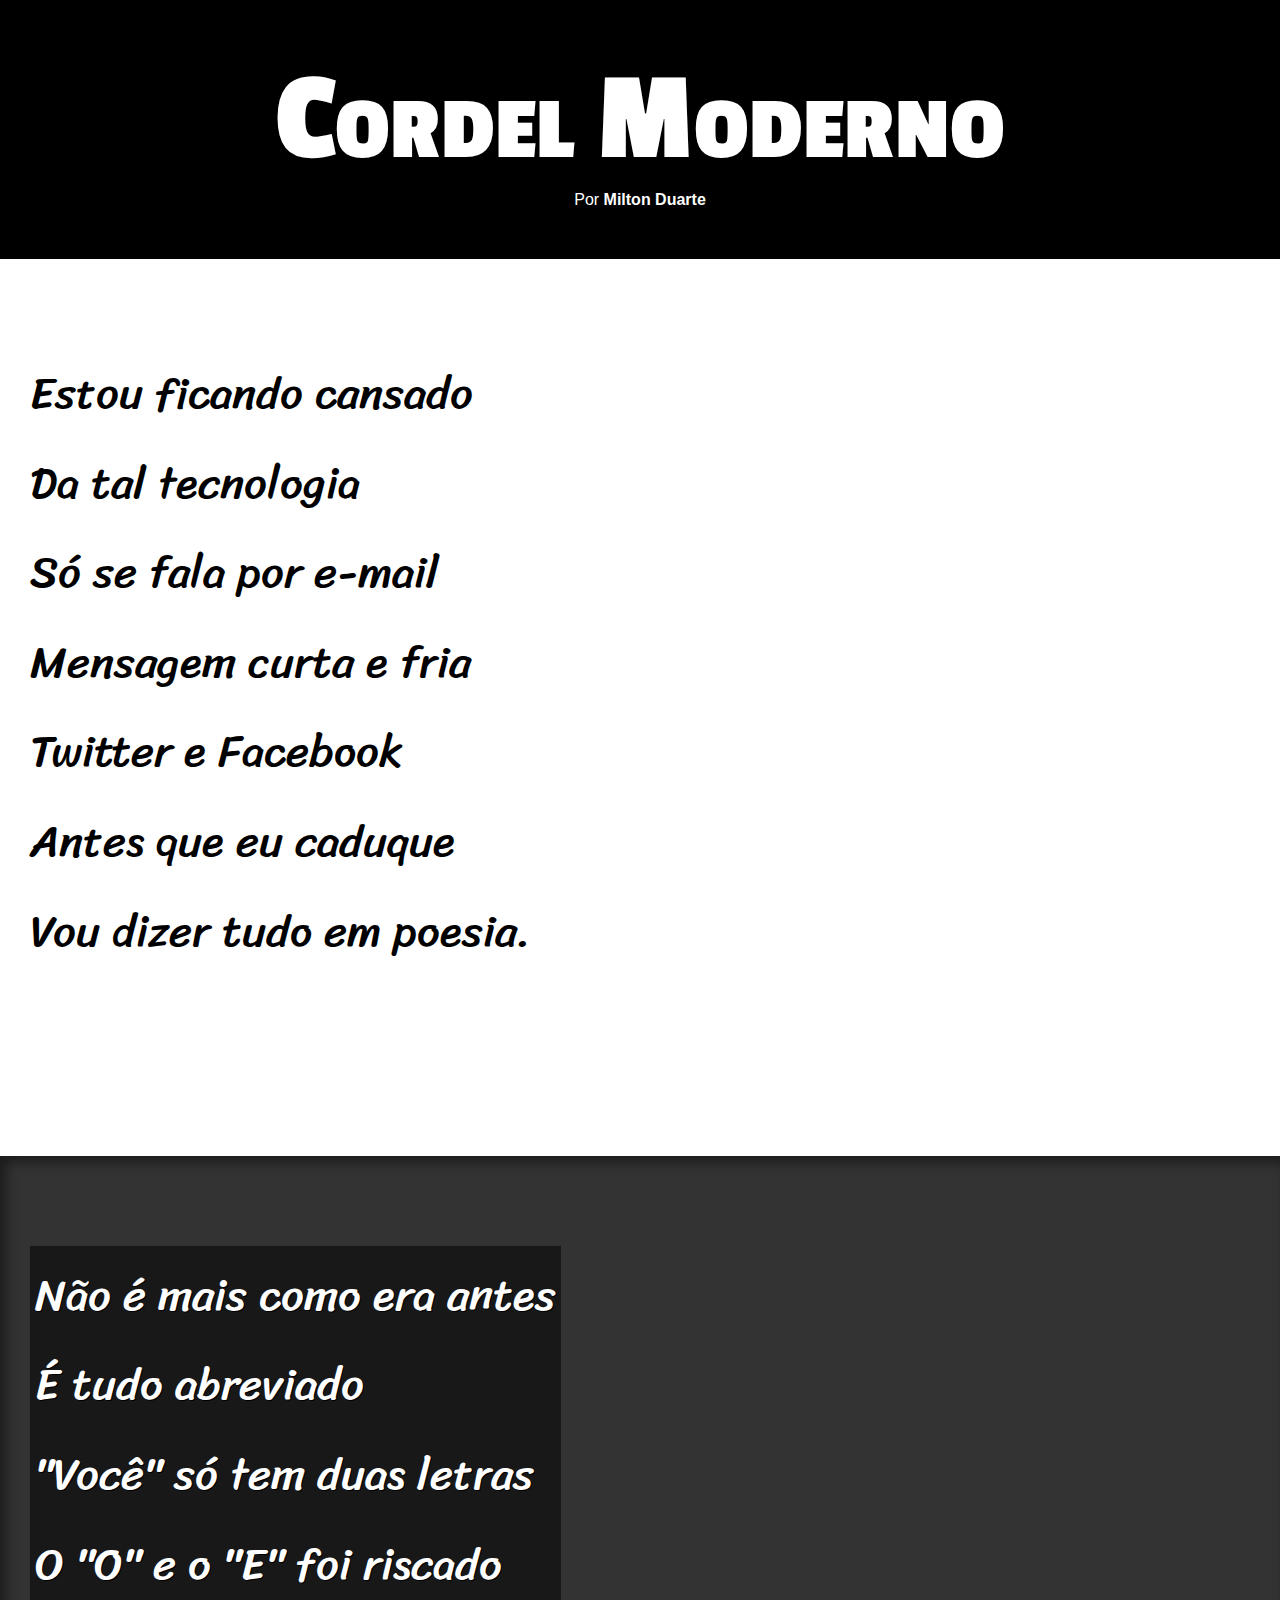
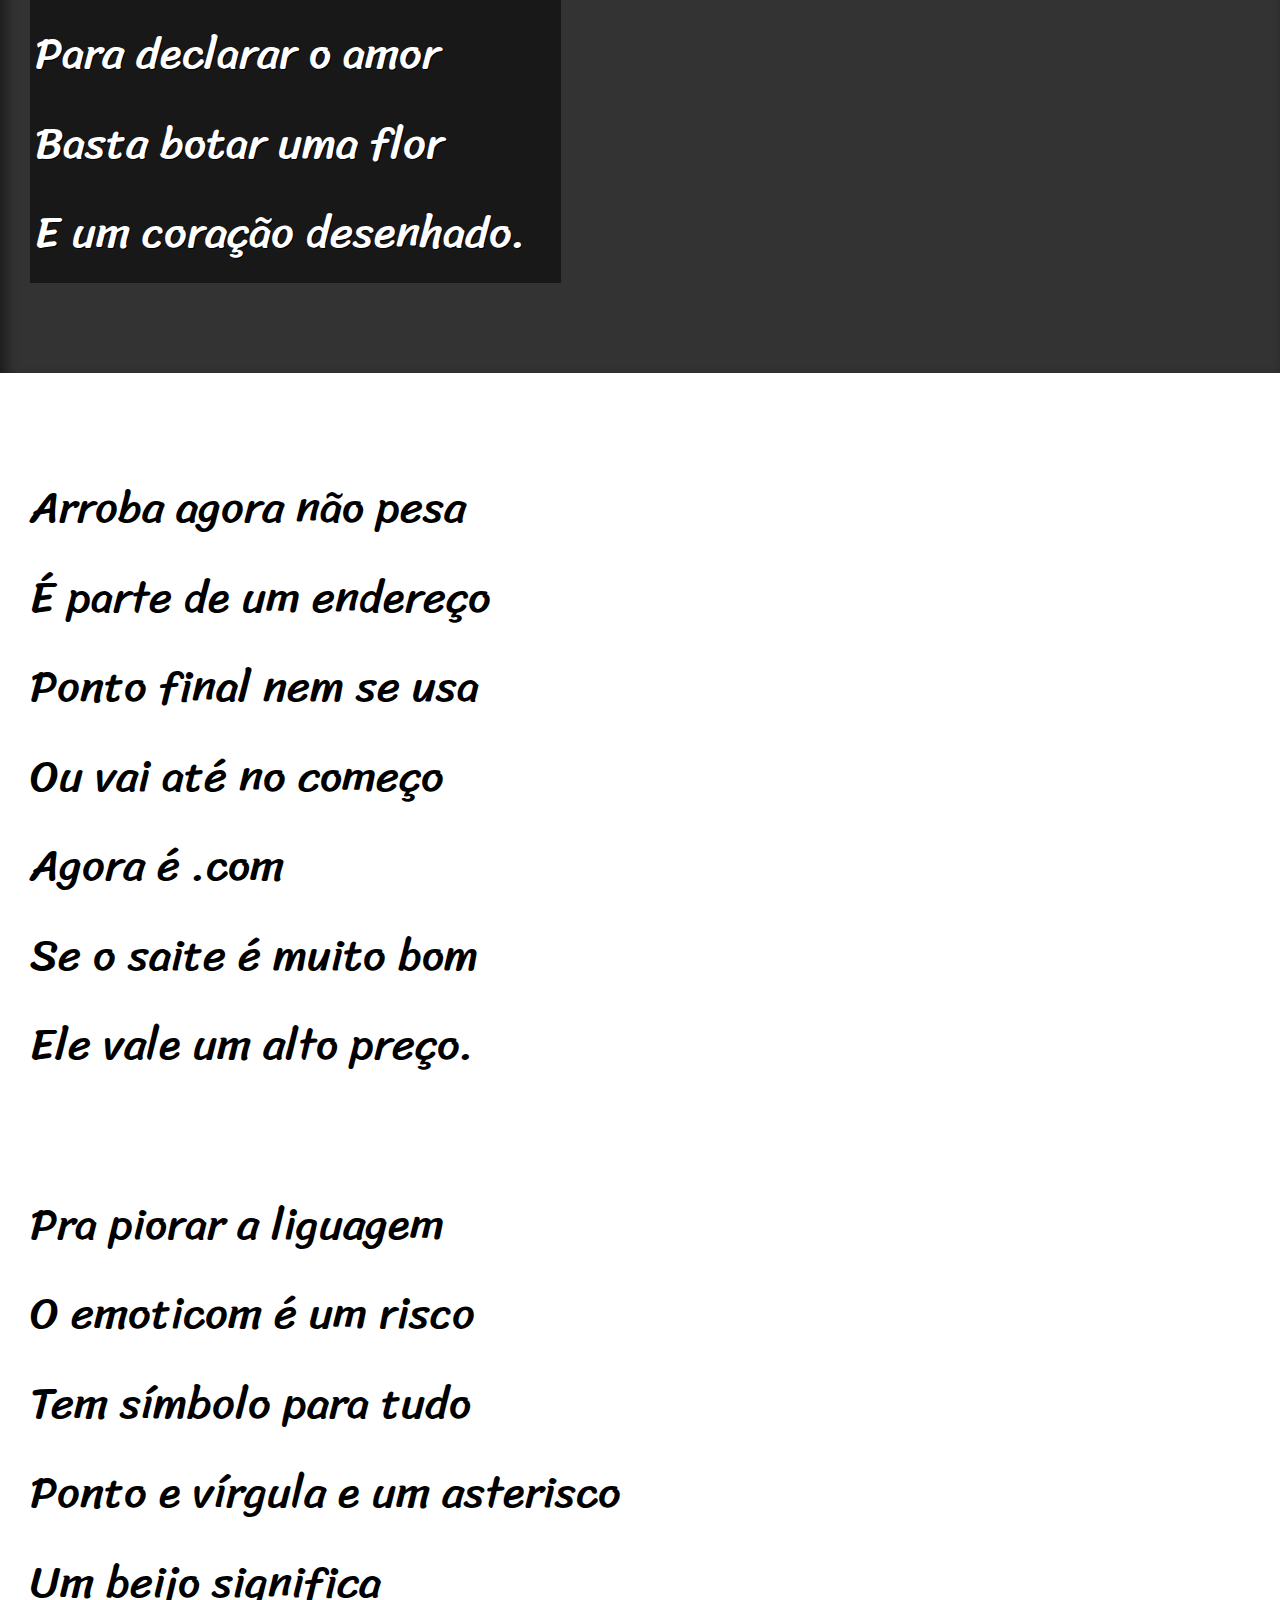
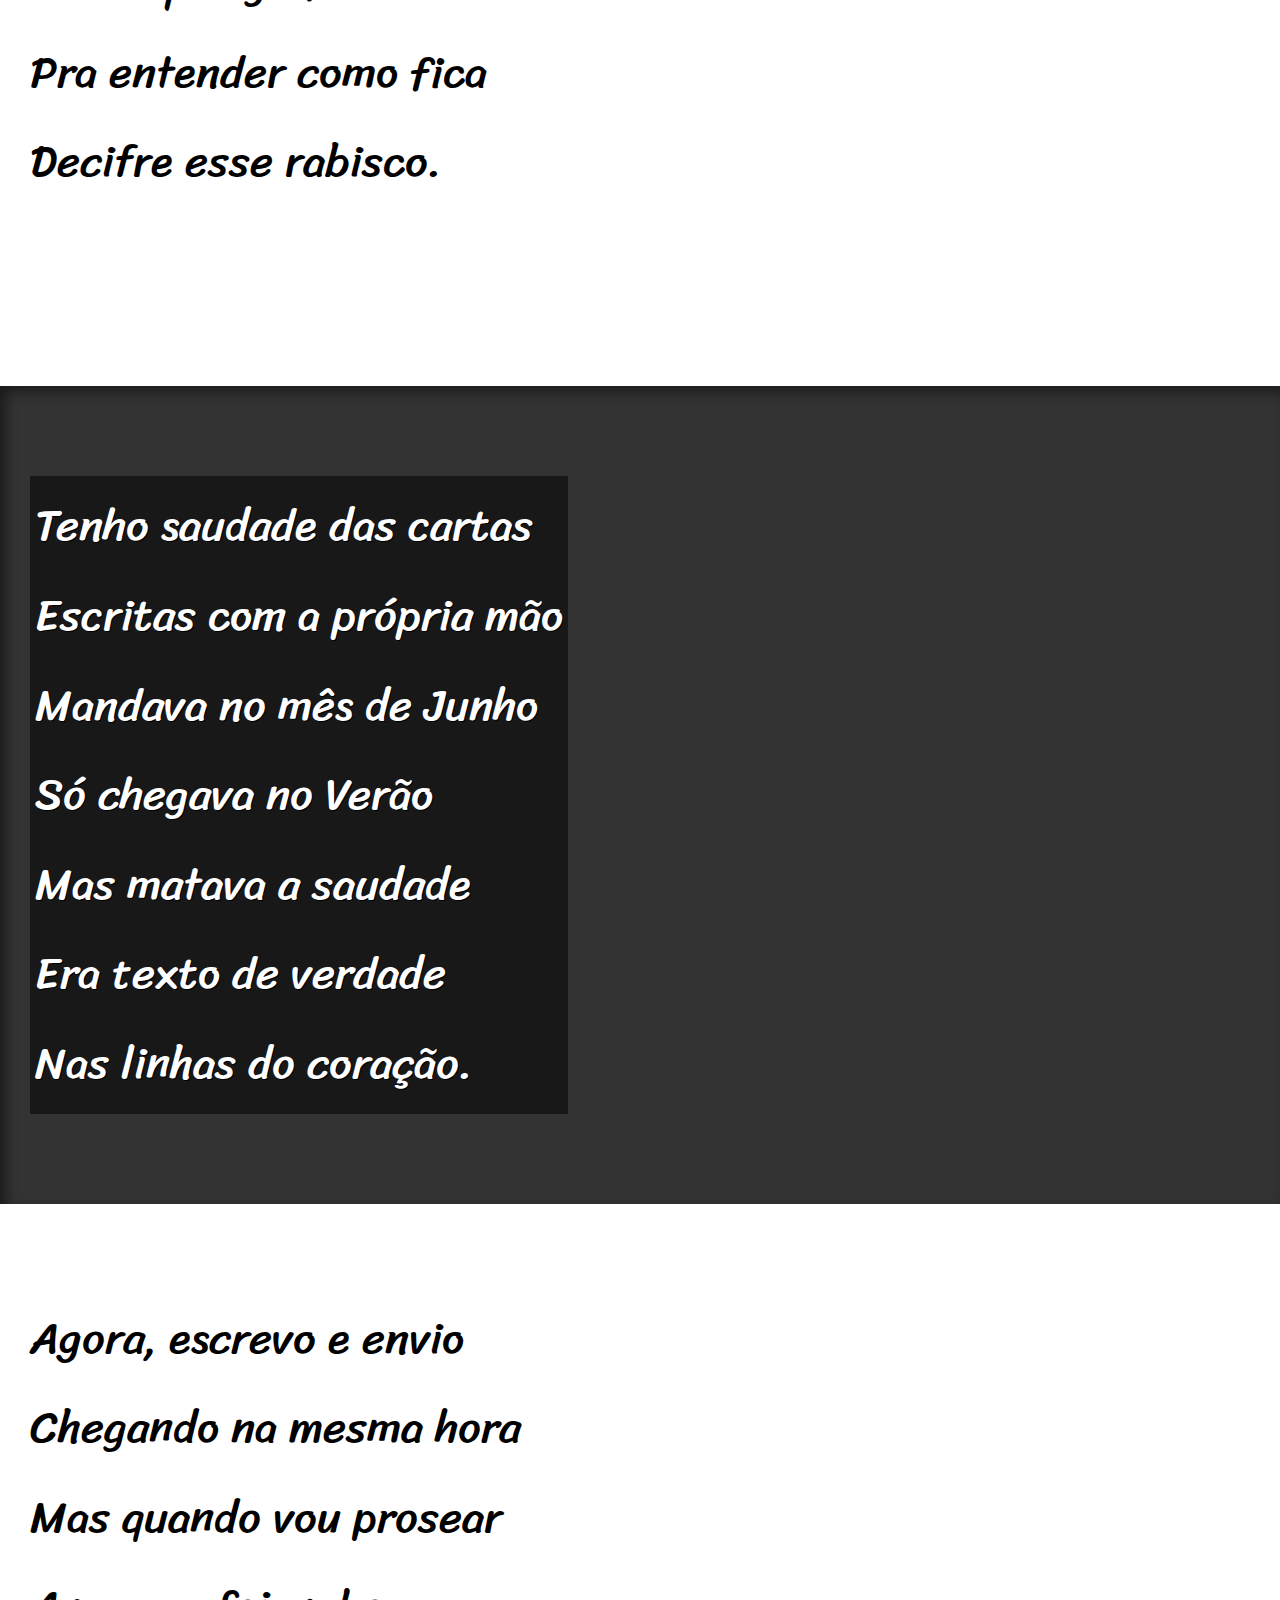
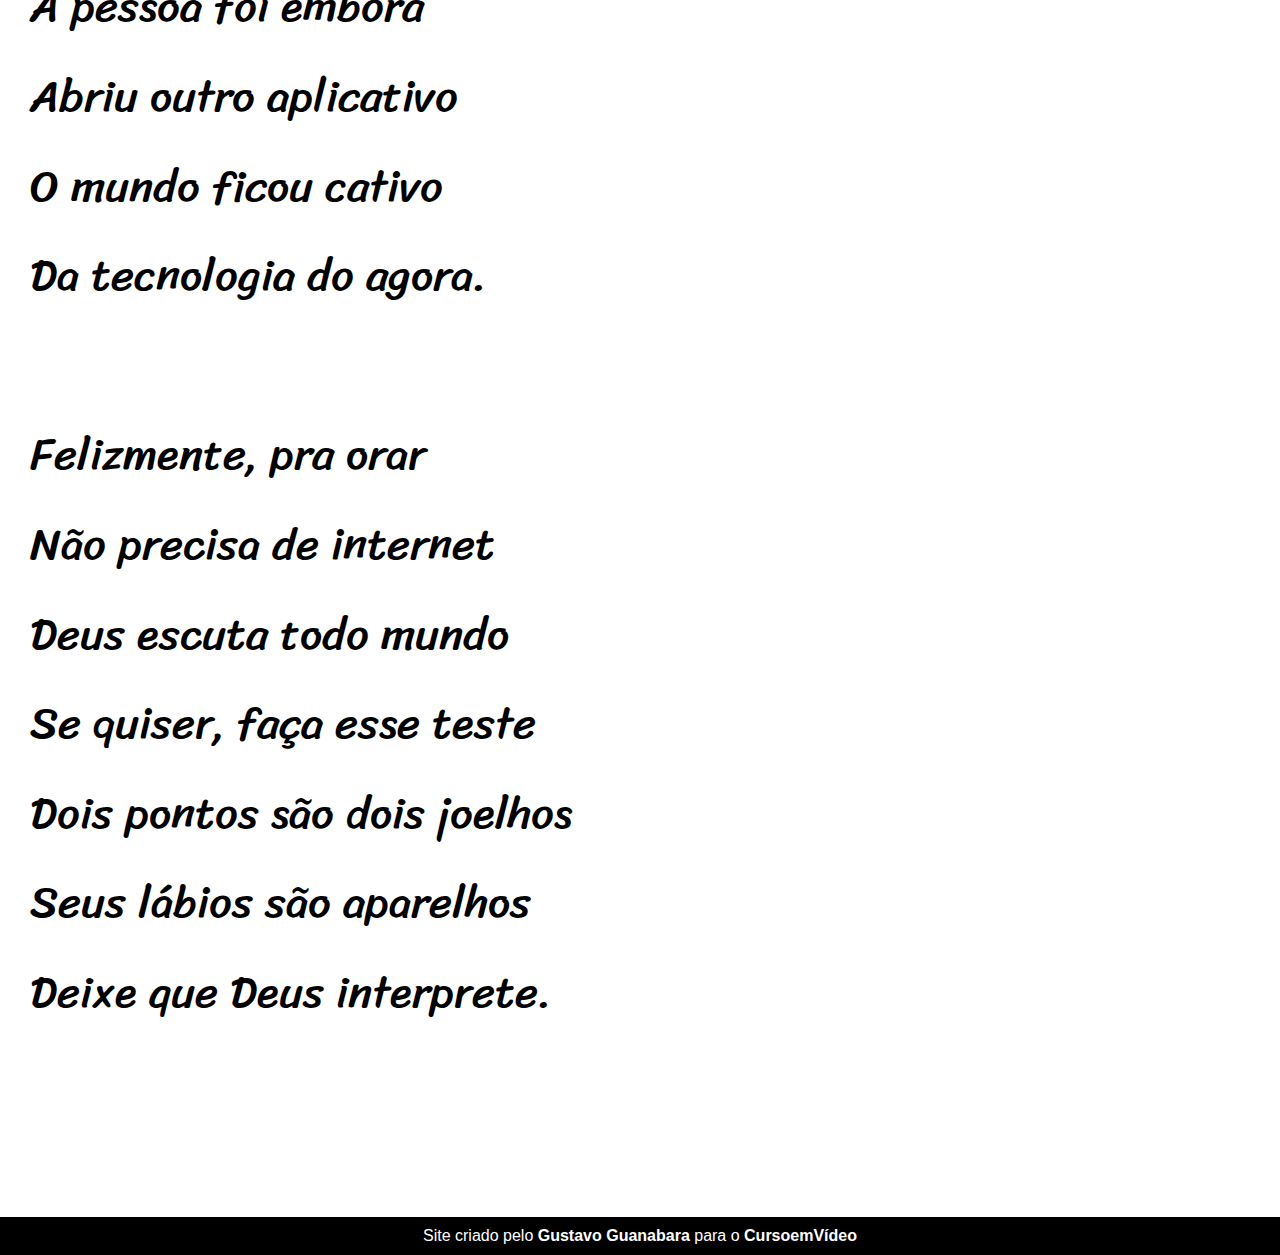
<file: Cordel Moderno/index.html>
<!DOCTYPE html>
<html lang="pt-br">
<head>
    <meta charset="UTF-8">
    <meta name="viewport" content="width=device-width, initial-scale=1.0">
    <title>Cordel Moderno</title>
    <link rel="stylesheet" href="css/style.css">
</head>
<body>
    <header>
        <h1>Cordel Moderno</h1>
        <p>Por <a href="https://www.recantodasletras.com.br/poesias/3186743" target="_blank">Milton Duarte</a></p>
    </header>

    <section class="normal">
        <p>
            Estou ficando cansado <br>
            Da tal tecnologia <br>
            Só se fala por e-mail <br>
            Mensagem curta e fria <br>
            Twitter e Facebook <br>
            Antes que eu caduque <br>
            Vou dizer tudo em poesia.
        </p>
    </section>

    <section class="imagem" id="img01">
        <p>
            Não é mais como era antes <br>
            É tudo abreviado <br>
            "Você" só tem duas letras <br>
            O "O" e o "E" foi riscado <br>
            Para declarar o amor <br>
            Basta botar uma flor <br>
            E um coração desenhado.
        </p>
    </section>

    <section class="normal">
        <p>
            Arroba agora não pesa <br>
            É parte de um endereço <br>
            Ponto final nem se usa <br>
            Ou vai até no começo <br>
            Agora é .com <br>
            Se o saite é muito bom <br>
            Ele vale um alto preço. 
        </p>

        <p>
            Pra piorar a liguagem <br>
            O emoticom é um risco <br>
            Tem símbolo para tudo <br>
            Ponto e vírgula e um asterisco <br>
            Um beijo significa <br>
            Pra entender como fica <br>
            Decifre esse rabisco.
        </p>
    </section>

    <section class="imagem" id="img02">
        <p>
            Tenho saudade das cartas <br>
            Escritas com a própria mão <br>
            Mandava no mês de Junho <br>
            Só chegava no Verão <br>
            Mas matava a saudade <br>
            Era texto de verdade <br>
            Nas linhas do coração.
        </p>
    </section>

    <section class="normal">
        <p>
            Agora, escrevo e envio <br>
            Chegando na mesma hora <br>
            Mas quando vou prosear <br>
            A pessoa foi embora <br>
            Abriu outro aplicativo <br>
            O mundo ficou cativo <br>
            Da tecnologia do agora. 
        </p>

        <p>
            Felizmente, pra orar <br>
            Não precisa de internet <br>
            Deus escuta todo mundo <br>
            Se quiser, faça esse teste <br>
            Dois pontos são dois joelhos <br>
            Seus lábios são aparelhos <br>
            Deixe que Deus interprete.
        </p>
    </section>

    <footer>
        <p>Site criado pelo <a href="https://gustavoguanabara.github.io" target="_blank">Gustavo Guanabara</a> para o <a href="https://www.cursoemvideo.com" target="_blank">CursoemVídeo</a></p>
    </footer>
</body>
</html>
</file>
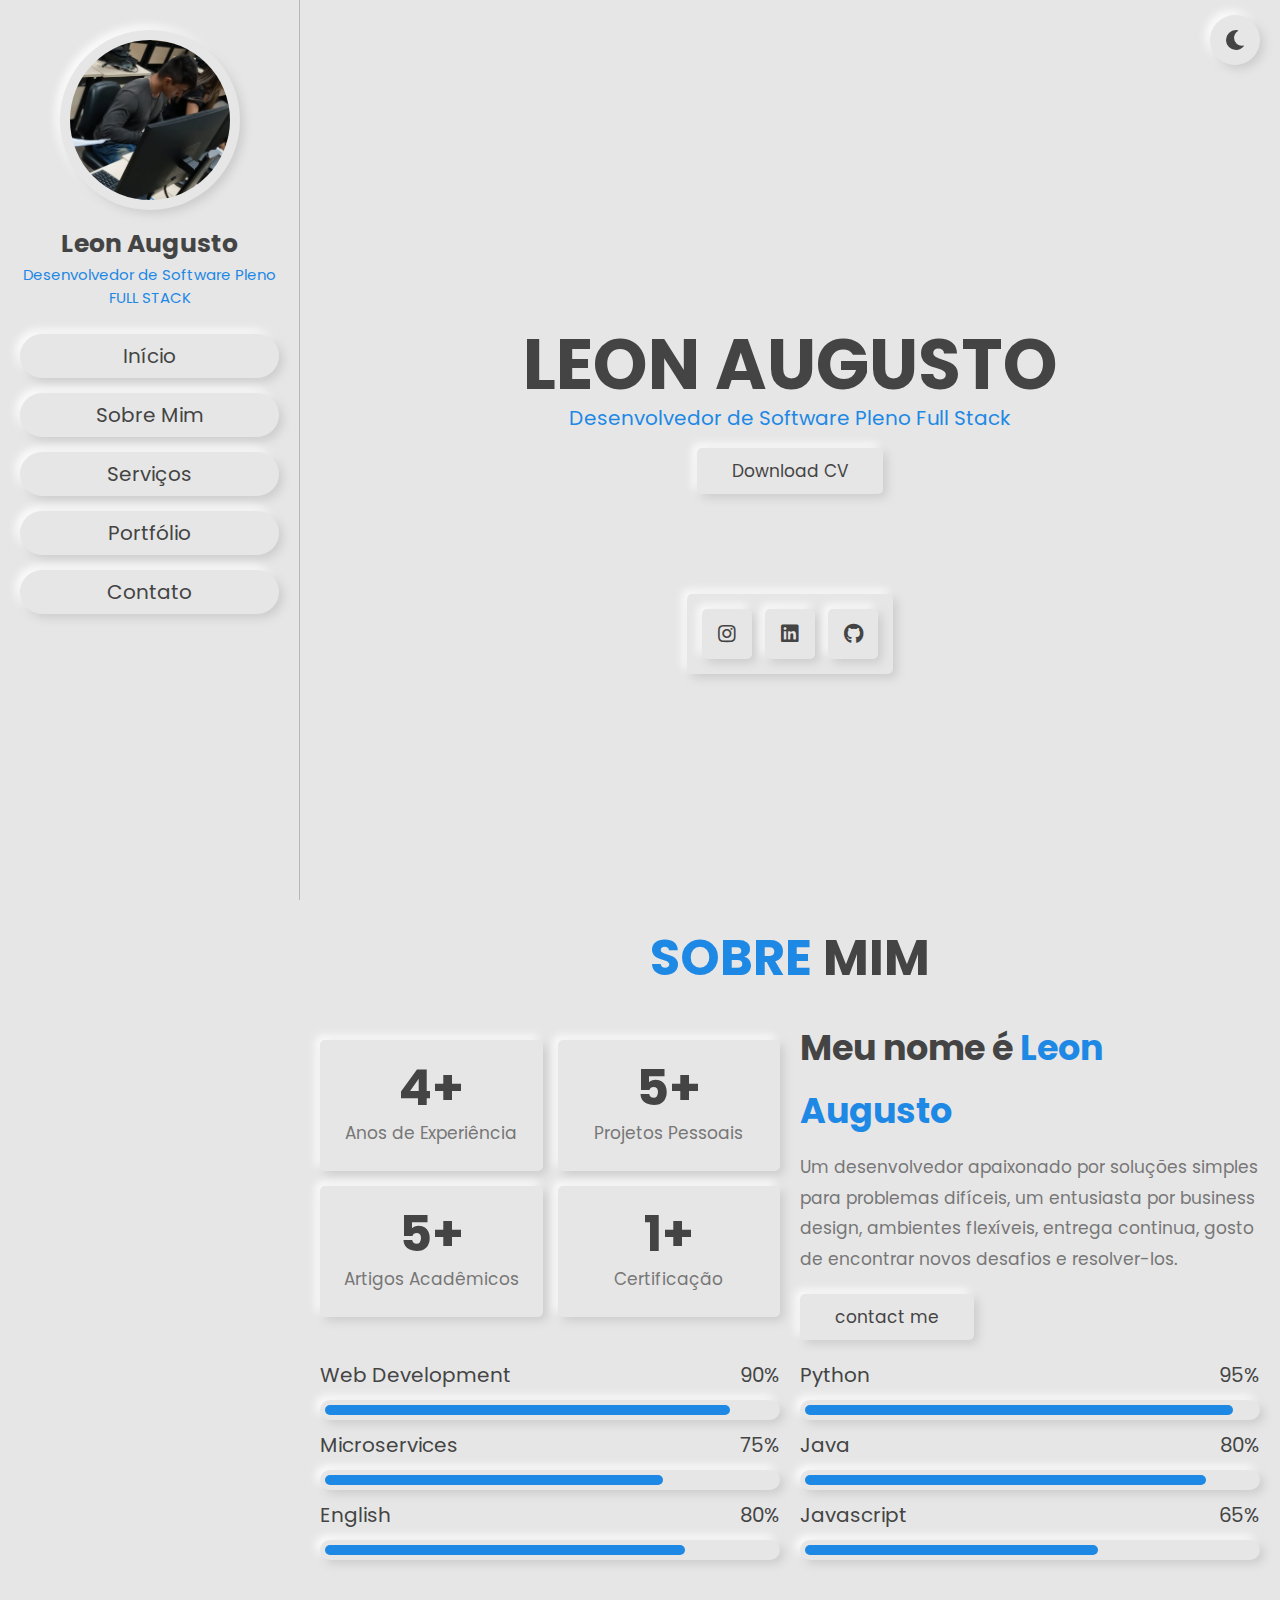
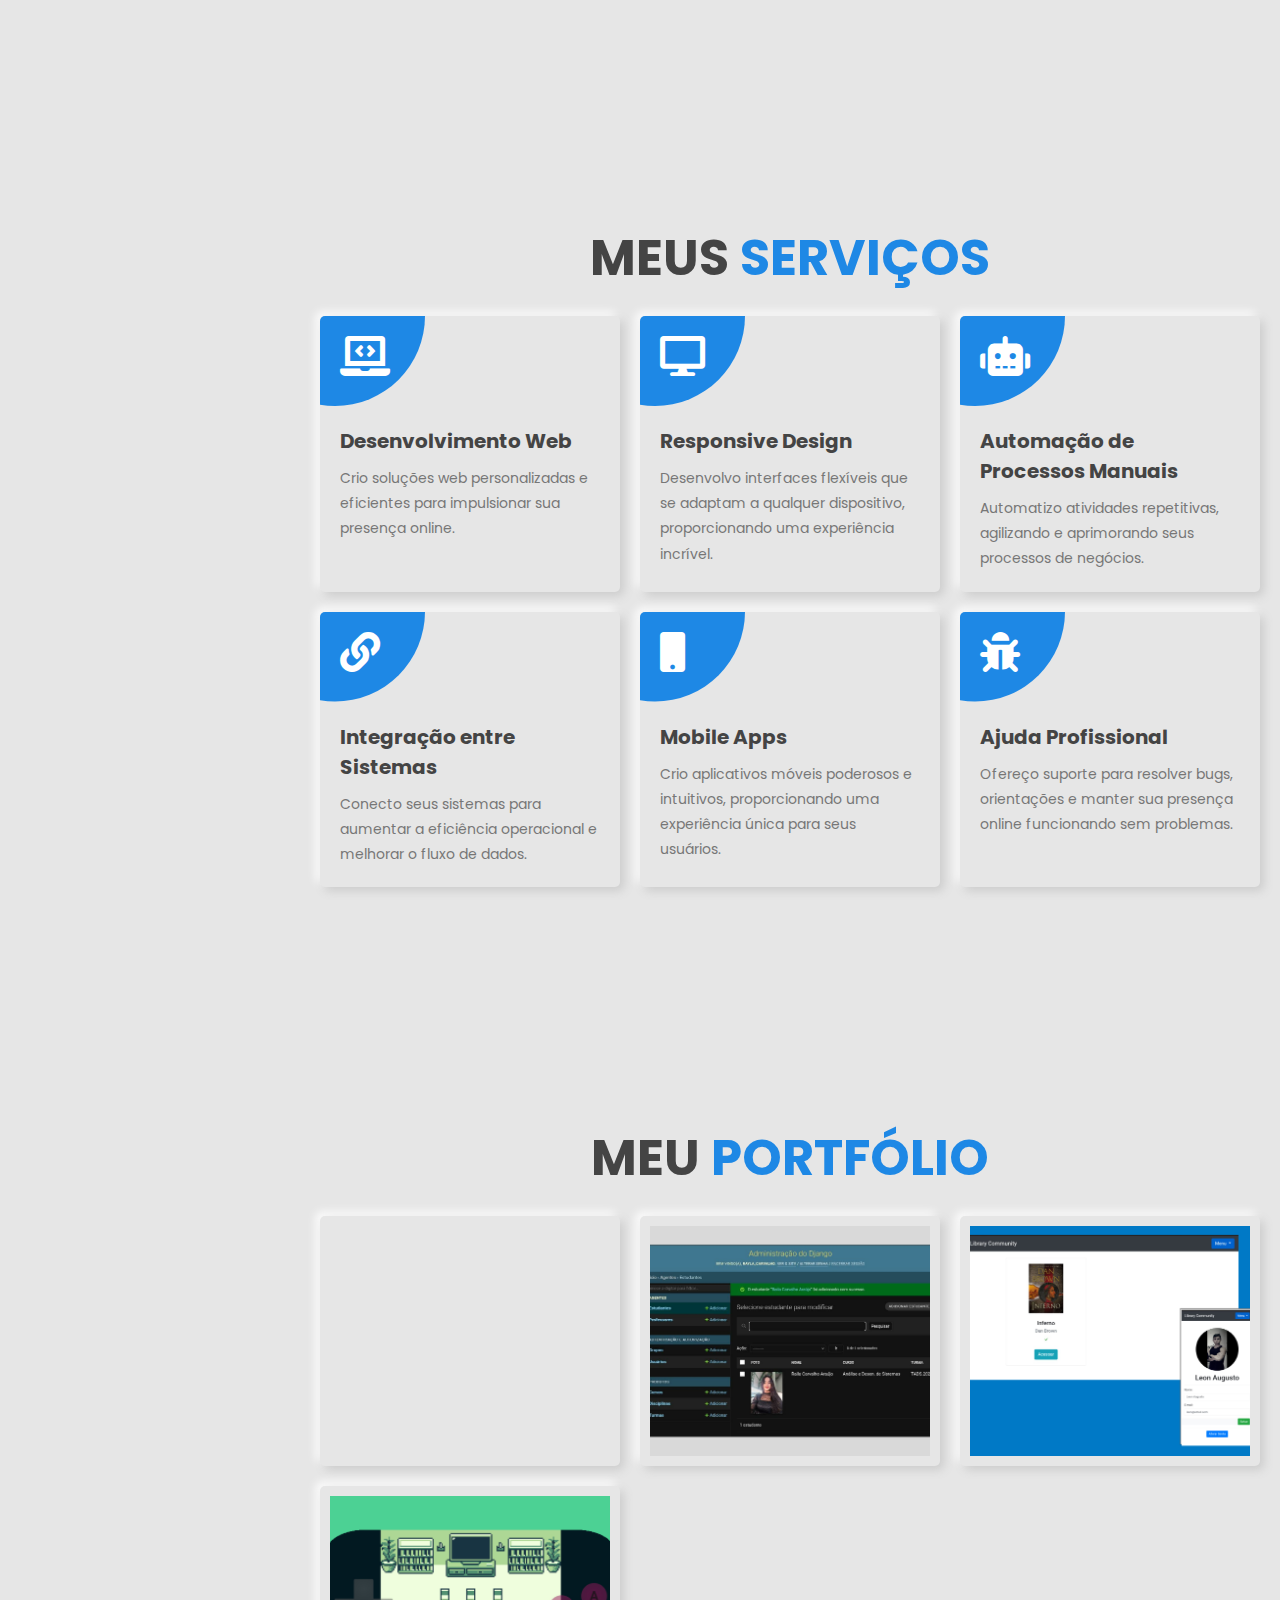
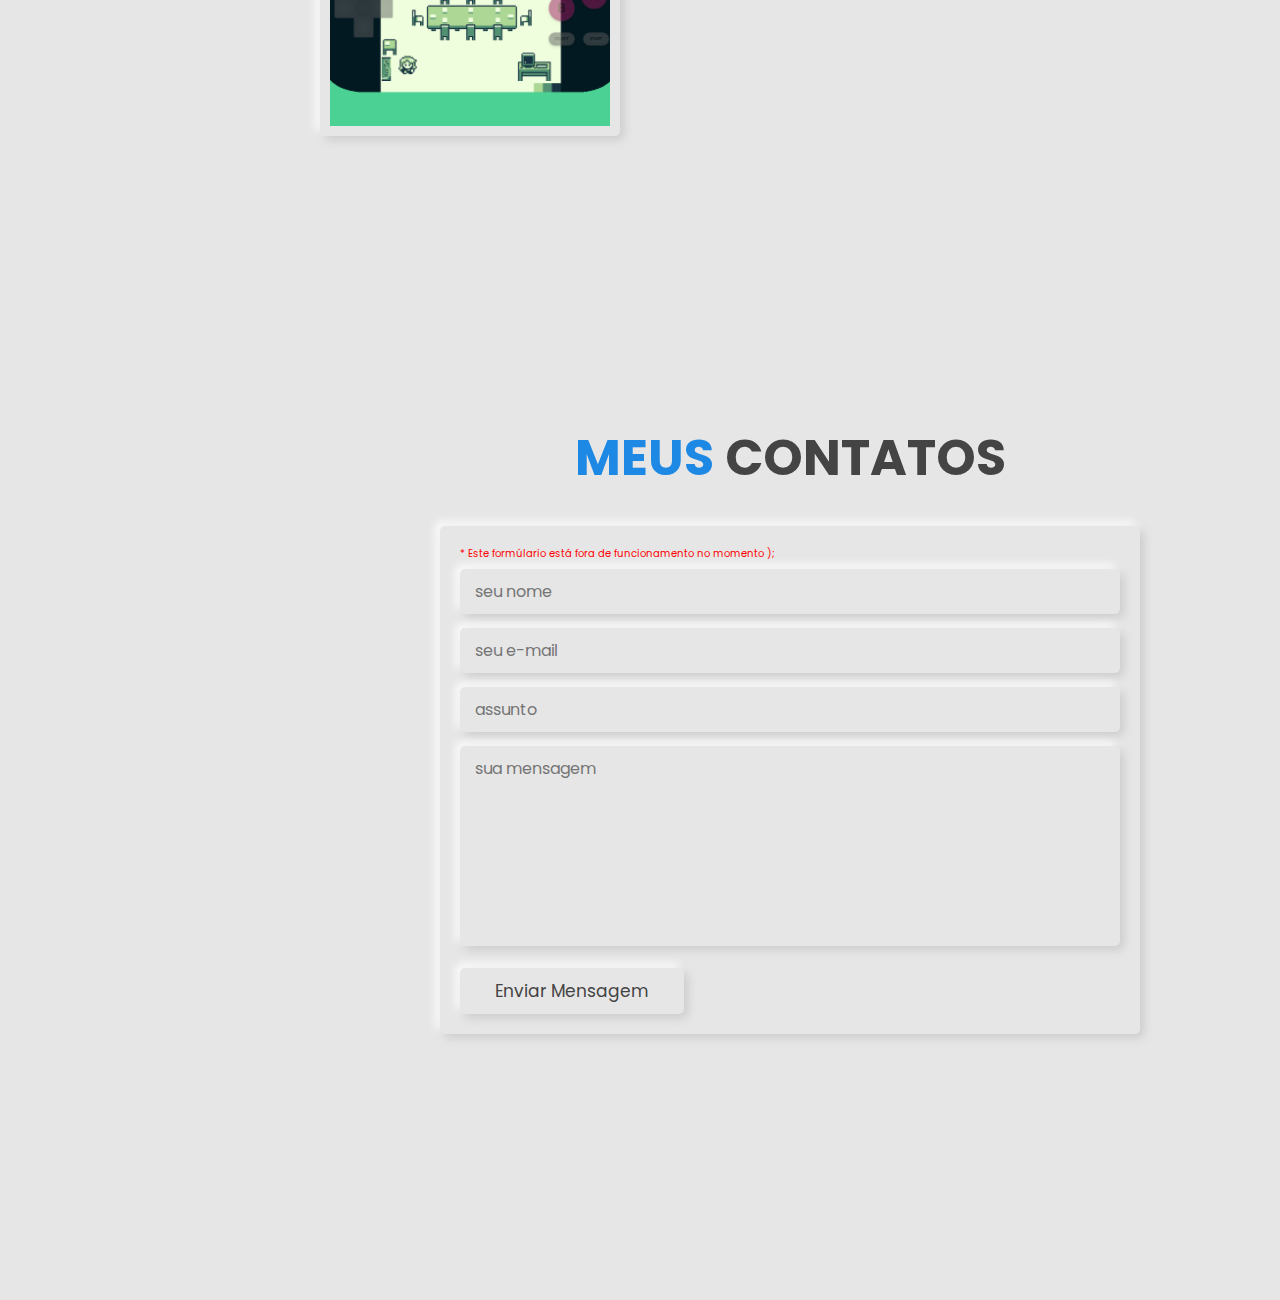
<file: Leon Augusto/index.html>
<!DOCTYPE html>
<html>

<head>
    <meta http-equiv="Content-Type" content="text/html; charset=UTF-8">

    <meta http-equiv="X-UA-Compatible" content="IE=edge">
    <meta name="viewport" content="width=device-width, initial-scale=1.0">

    <title>Leon Augusto</title>

    <link rel="stylesheet" href="https://cdnjs.cloudflare.com/ajax/libs/font-awesome/5.15.4/css/all.min.css">
    <link rel="stylesheet" href="./css/style.css">
</head>

<body onresize="makeView()" onload="makeView()">
    <header class="header">

        <div class="user">
            <img src="./img/user" alt="">
            <h3>Leon Augusto</h3>
            <p>Desenvolvedor de Software Pleno FULL STACK</p>
        </div>

        <nav class="navbar">
            <a href="#home">Início</a>
            <a href="#about">Sobre Mim</a>
            <a href="#services">Serviços</a>
            <a href="#portfolio">Portfólio</a>
            <a href="#contact">Contato</a>
        </nav>

    </header>

    <div id="menu-btn" class="fas fa-bars" onclick="openMenu()">
        <nav class="navbar" id="mobile_navbar">
            <a href="#home"><i class="fas fa-home"></i></a>
            <a href="#about"><i class="fas fa-user"></i></a>
            <a href="#services"><i class="fas fa-user-secret"></i></a>
            <a href="#portfolio"><i class="fas fa-laptop-code"></i></a>
            <a href="#contact"><i class="fas fa-envelope"></i></a>
        </nav>
    </div>

    <div id="theme-toggler" class="fas fa-moon"></div>

    <main>
        <section class="home" id="home">
            <div class="user" id="user" style="display: none;">
                <img src="./img/user" alt="">
            </div>

            <div class="content">
                <h3>Leon Augusto</h3>
                <p>Desenvolvedor de Software Pleno Full Stack</p>
                <a href="https://drive.google.com/file/d/1Zpved7J9fzqILqmqrIIsZKm9nR86_dCZ/view?usp=sharing"
                    type="application/pdf" target="_blank" class="btn">Download CV</a>
            </div>

            <div class="share">
                <a href="https://instagram.com/dev_leon" target="_blank" class="fab fa-instagram"></a>
                <a href="https://www.linkedin.com/in/leon-augusto/" target="_blank" class="fab fa-linkedin"></a>
                <a href="https://github.com/leon-augusto" target="_blank" class="fab fa-github"></a>
            </div>

        </section>

        <section class="about" id="about">

            <h1 class="heading"> <span>sobre</span> mim </h1>

            <div class="row">

                <div class="box-container">
                    <div class="box">
                        <h3>4+</h3>
                        <p>Anos de Experiência</p>
                    </div>
                    <div class="box">
                        <h3>5+</h3>
                        <p>Projetos Pessoais</p>
                    </div>
                    <div class="box">
                        <h3>5+</h3>
                        <p>Artigos Acadêmicos</p>
                    </div>
                    <div class="box">
                        <h3>1+</h3>
                        <p>Certificação</p>
                    </div>
                </div>

                <div class="content">
                    <h3>Meu nome é <span>Leon Augusto</span></h3>
                    <p>Um desenvolvedor apaixonado por soluções simples para problemas difíceis, um entusiasta por
                        business design, ambientes flexíveis, entrega continua, gosto de encontrar novos desafios e
                        resolver-los.</p>
                    <a href="#contact" class="btn">contact me</a>
                </div>

            </div>

            <div class="row">

                <div class="progress">
                    <h3> Web Development <span>90%</span> </h3>
                    <div class="bar bar-1-1"><span></span></div>
                    <h3> Microservices <span>75%</span> </h3>
                    <div class="bar bar-1-2"><span></span></div>
                    <h3> English <span>80%</span> </h3>
                    <div class="bar bar-1-3"><span></span></div>
                </div>

                <div class="progress">
                    <h3> Python <span>95%</span> </h3>
                    <div class="bar bar-2-1"><span></span></div>
                    <h3> Java <span>80%</span> </h3>
                    <div class="bar bar-2-2"><span></span></div>
                    <h3> Javascript <span>65%</span> </h3>
                    <div class="bar bar-2-3"><span></span></div>
                </div>

            </div>

        </section>

        <section class="services" id="services">

            <h1 class="heading"> meus <span>serviços</span> </h1>

            <div class="box-container">

                <div class="box">
                    <i class="fas fa-laptop-code"></i>
                    <h3>Desenvolvimento Web</h3>
                    <p>Crio soluções web personalizadas e eficientes para impulsionar sua presença online.</p>
                </div>

                <div class="box">
                    <i class="fas fa-desktop"></i>
                    <h3>Responsive Design</h3>
                    <p>Desenvolvo interfaces flexíveis que se adaptam a qualquer dispositivo, proporcionando uma experiência incrível.</p>
                </div>

                <div class="box">
                    <i class="fas fa-robot"></i>
                    <h3>Automação de Processos Manuais</h3>
                    <p>Automatizo atividades repetitivas, agilizando e aprimorando seus processos de negócios.</p>
                </div>

                <div class="box">
                    <i class="fas fa-link"></i>
                    <h3>Integração entre Sistemas</h3>
                    <p>Conecto seus sistemas para aumentar a eficiência operacional e melhorar o fluxo de dados.</p>
                </div>

                <div class="box">
                    <i class="fas fa-mobile"></i>
                    <h3>Mobile Apps</h3>
                    <p>Crio aplicativos móveis poderosos e intuitivos, proporcionando uma experiência única para seus usuários.</p>
                </div>

                <div class="box">
                    <i class="fas fa-bug"></i>
                    <h3>Ajuda Profissional</h3>
                    <p>Ofereço suporte para resolver bugs, orientações e manter sua presença online funcionando sem problemas.</p>
                </div>

            </div>

        </section>

        <section class="portfolio" id="portfolio">

            <h1 class="heading">Meu <span>portfólio</span></h1>

            <div class="box-container">

                <div class="box" id="4">
                    <div class="content">
                        <h3>Decks Builder</h3>
                        <p>Aplicativo Mobile para construção de decks para a plataforma Anki, com o propósito de melhor gerenciamento de tempo e mais rápido processo de aprendizagem.</p>
                        <div style="display: flex;">
                            <div style="text-align: right;">
                                <p style="margin-right: 5px;">Used Stacks:</p>
                            </div>
                            <div style="flex: 1;">
                                <ul style="list-style-type: none;">
                                    <li><a href="https://kivy.org/" target="_blank" rel="noopener noreferrer">Kivy</a></li>
                                    <li><a href="https://kivymd.readthedocs.io/" target="_blank" rel="noopener noreferrer">KivyMD</a></li>
                                    <li><a href="https://www.python.org/" target="_blank" rel="noopener noreferrer">Python</a></li>
                                </ul>
                            </div>
                        </div>
                        <p style="text-align: center">Click <a href="https://github.com/leon-augusto/Decks_Builder" target="_blank" rel="noopener noreferrer">here</a> to see the development on GitHub.</p>
                    </div>
                </div>

                <div class="box" id="3">
                    <img src="./img/projects/project_03-LENER_qdxqna" alt="School Admin Image">
                    <div class="content">
                        <h3>School Admin</h3>
                        <p>Sistema Web com a finalidade a administração de uma (fictícia) escola preparatória para concursos.</p>
                        <div style="display: flex;">
                            <div style="text-align: right;">
                                <p style="margin-right: 5px;">Used Stacks:</p>
                            </div>
                            <div style="flex: 1;">
                                <ul style="list-style-type: none;">
                                    <li><a href="https://www.djangoproject.com/" target="_blank" rel="noopener noreferrer">Django</a></li>
                                    <li><a href="https://www.postgresql.org/" target="_blank" rel="noopener noreferrer">PostgreSQL</a></li>
                                </ul>
                            </div>
                        </div>
                        <p style="text-align: center">Click <a href="https://github.com/leon-augusto/tads-lener" target="_blank" rel="noopener noreferrer">here</a> to access.</p>
                    </div>
                </div>

                <div class="box" id="2">
                    <img src="./img/projects/project_02-Library_Community_qjrq44" alt="Library Community Image">
                    <div class="content">
                        <h3>Library Community</h3>
                        <p>Programa Web para gerenciamento de uma biblioteca virtual, seus empréstimos e participantes.</p>
                        <div style="display: flex;">
                            <div style="text-align: right;">
                                <p style="margin-right: 5px;">Used Stacks:</p>
                            </div>
                            <div style="flex: 1;">
                                <ul style="list-style-type: none;">
                                    <li><a href="https://developer.mozilla.org/en-US/docs/Web/Javascript" target="_blank" rel="noopener noreferrer">JavaScript</a></li>
                                    <li><a href="https://www.djangoproject.com/" target="_blank" rel="noopener noreferrer">Django</a></li>
                                    <li><a href="https://www.postgresql.org/" target="_blank" rel="noopener noreferrer">PostgreSQL</a></li>
                                </ul>
                            </div>
                        </div>
                        <p style="text-align: center">Click <a href="https://github.com/leon-augusto/library-community" target="_blank" rel="noopener noreferrer">here</a> to access.</p>
                    </div>
                </div>

                <div class="box" id="1">
                    <img src="./img/projects/project_01-LER_kobqip" alt="Game Dav Image">
                    <div class="content">
                        <h3>Game Dav</h3>
                        <p>Um jogo para GameBoy que apresenta o ambiente de trabalho da Câmara Municipal de Óbidos-PA.</p>
                        <div style="display: flex;">
                            <div style="text-align: right;">
                                <p style="margin-right: 5px;">Used Stacks:</p>
                            </div>
                            <div style="flex: 1;">
                                <ul style="list-style-type: none;">
                                    <li><a href="https://developer.mozilla.org/en-US/docs/Web/HTML" target="_blank" rel="noopener noreferrer">HTML</a></li>
                                    <li><a href="https://developer.mozilla.org/en-US/docs/Web/CSS" target="_blank" rel="noopener noreferrer">CSS</a></li>
                                    <li><a href="https://developer.mozilla.org/en-US/docs/Web/Javascript" target="_blank" rel="noopener noreferrer">JavaScript</a></li>
                                </ul>
                            </div>
                        </div>
                        <p style="text-align: center">Click <a href="https://leon-augusto.itch.io/game-dav" target="_blank" rel="noopener noreferrer">here</a> to access.</p>
                    </div>
                </div>

            </div>

        </section>

        <section class="contact" id="contact">

            <h1 class="heading"> <span>meus</span> contatos </h1>

            <form action="" method="POST">
                <p style="color: red">* Este formúlario está fora de funcionamento no momento );</p>
                <input type="text" placeholder="seu nome" class="box" required="">
                <input type="email" placeholder="seu e-mail" class="box" required="">
                <input type="text" placeholder="assunto" class="box" required="">
                <textarea name="" class="box" placeholder="sua mensagem" id="" cols="30" rows="10" required=""></textarea>
                <abbr title="Este formulário não está funcionando no momento.">
                    <input type="submit" value="Enviar Mensagem" class="btn" disabled>
                </abbr>
            </form>

        </section>
    </main>

    <script src="./js/script.js"></script>
    <script>
        window.onload = function() {
          alert("Devido à um error no servidor, o(a) sr(a). está em uma página de exibição pelo GitHub Pages.");
        };
    </script>

</body>

</html>
</file>
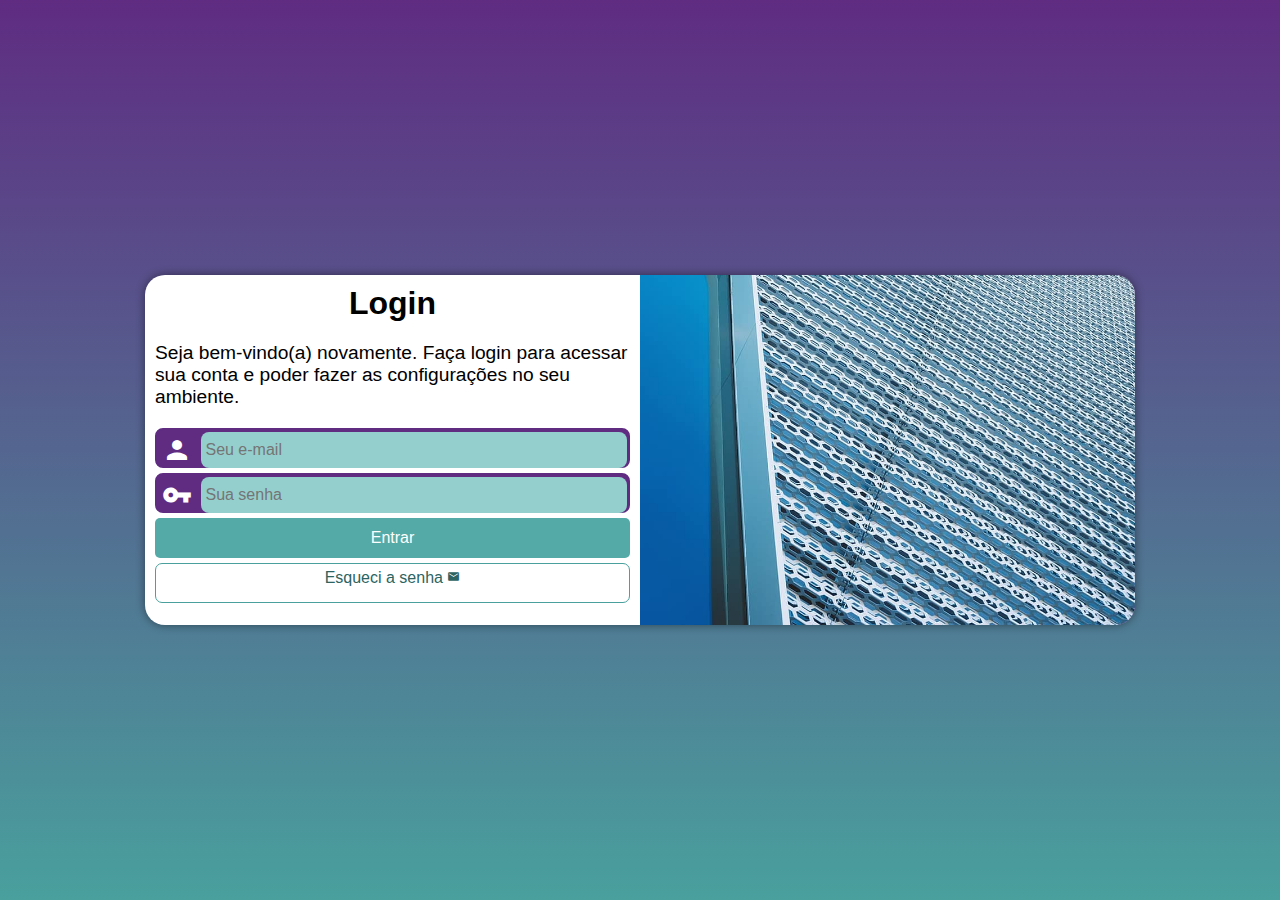
<file: Login/index.html>
<!DOCTYPE html>
<html lang="pt-br">
<head>
    <meta charset="UTF-8">
    <meta name="viewport" content="width=device-width, initial-scale=1.0">
    <title>Login</title>
    <link href="https://fonts.googleapis.com/icon?family=Material+Icons" rel="stylesheet">
    <link rel="stylesheet" href="estilos/style.css">
    <link rel="stylesheet" href="estilos/media-query.css">
</head>
<body>
    <main>
        <section id="login">
            <div id="imagem">
                <!-- Aqui vai a imagem nas CSS -->
            </div>
            <div id="formulario">
                <h1>Login</h1>
                <p>Seja bem-vindo(a) novamente. Faça login para acessar sua conta e poder fazer as configurações no seu ambiente.</p>
                <form action="login.php" method="post" autocomplete="on">
                    <div class="campo">
                        <i class="material-icons">person</i>
                        <input type="email" name="login" id="ilogin" placeholder="Seu e-mail" autocomplete="email" required maxlength="30">
                        <label for="ilogin">Login</label>
                    </div>
                    <div class="campo">
                        <i class="material-icons">vpn_key</i>
                        <input type="password" name="senha" id="isenha" placeholder="Sua senha" autocomplete="current-password" required minlength="8" maxlength="20">
                        <label for="isenha">Senha</label>
                    </div>
                    <input type="submit" value="Entrar">
                    <a href="esqueci.html" class="botao">
                        Esqueci a senha <i class="material-icons">mail</i>
                    </a>
                </form>
            </div>
        </section>
    </main>
</body>
</html>
</file>
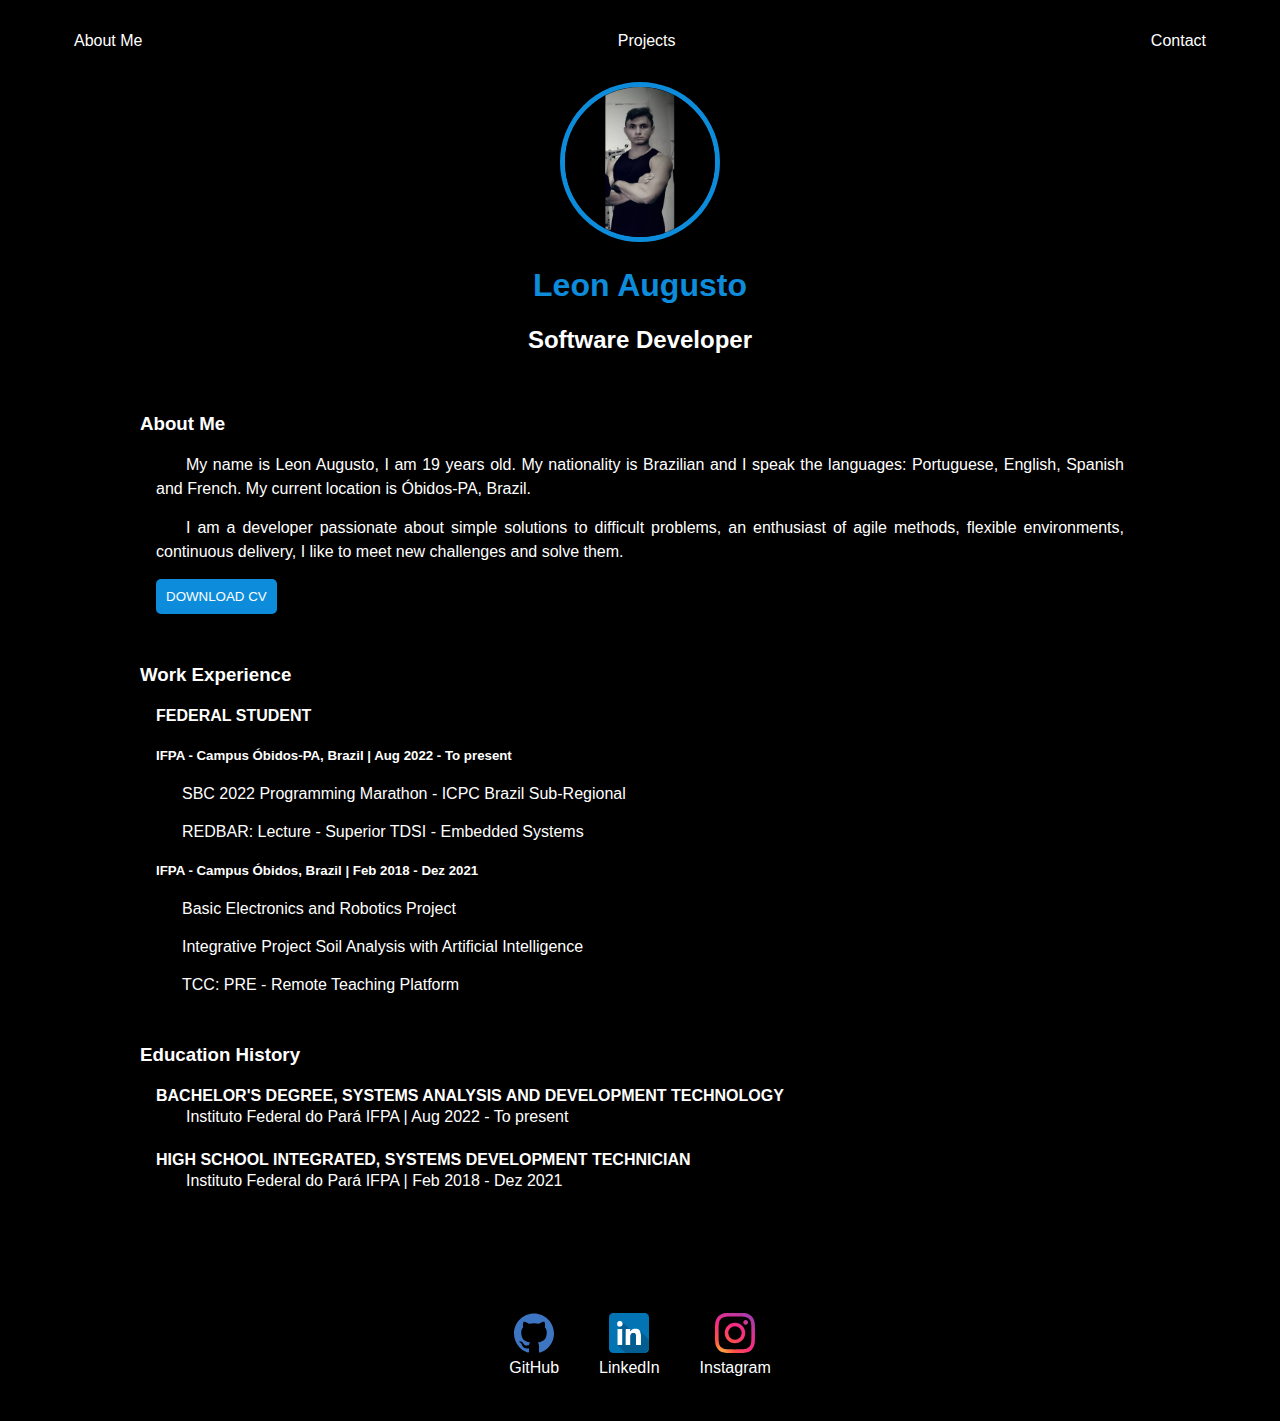
<file: Portfolio/index.html>
<!DOCTYPE html>
<html lang="en">
<head>
    <meta http-equiv="Content-Type" content="text/html; charset=UTF-8">
    <meta http-equiv="X-UA-Compatible" content="IE=edge">
    <meta name="viewport" content="width=device-width, initial-scale=1.0">
    <title>Leon Augusto</title>
    <link rel="stylesheet" href="./css/style.css">
</head>
<body>
    <nav class="container">
        <ul>
            <li><a href="index.html">About Me</a></li>
            <li><a href="projects.html">Projects</a></li>
            <li><a href="contact.html">Contact</a></li>
        </ul>
    </nav>

    <header class="center">
        <div><img src="./img/leon_jon7fp.webp" alt="Leon Augusto Photo"></div>
        <h1>Leon Augusto</h1>
        <h2>Software Developer</h2>
    </header>

    <main>
        <section>
            <h3>About Me</h3>
            <div class="about-me">
                <p>My name is Leon Augusto, I am 19 years old. My nationality is Brazilian and I speak the languages: Portuguese, English, Spanish and French. My current location is Óbidos-PA, Brazil.</p>
                <p>I am a developer passionate about simple solutions to difficult problems, an enthusiast of agile methods, flexible environments, continuous delivery, I like to meet new challenges and solve them.</p>
                <button><a href="#" type="application/pdf" target="_blank">DOWNLOAD CV</a></button>
            </div>
        </section>
        <section>
            <h3>Work Experience</h3>
            <div class="experience">
                <h4>FEDERAL STUDENT</h4>
                <h5>IFPA - Campus Óbidos-PA, Brazil | Aug 2022 - To present</h5>
                <ul class="experience-details">
                    <li>SBC 2022 Programming Marathon - ICPC Brazil Sub-Regional</li>
                    <li>REDBAR: Lecture - Superior TDSI - Embedded Systems</li>
                </ul>
                <h5>IFPA - Campus Óbidos, Brazil | Feb 2018 - Dez 2021</h5>
                <ul class="experience-details">
                    <li>Basic Electronics and Robotics Project</li>
                    <li>Integrative Project Soil Analysis with Artificial Intelligence</li>
                    <li>TCC: PRE - Remote Teaching Platform</li>
                </ul>
            </div>
        </section>
        <section>
            <h3>Education History</h3>
            <ul class="education-history">
                <li>
                    <h4>BACHELOR'S DEGREE, SYSTEMS ANALYSIS AND DEVELOPMENT TECHNOLOGY</h4>
                    <p>Instituto Federal do Pará IFPA | Aug 2022 - To present</p>
                </li>
                <li>
                    <h4>HIGH SCHOOL INTEGRATED, SYSTEMS DEVELOPMENT TECHNICIAN</h4>
                    <p>Instituto Federal do Pará IFPA | Feb 2018 - Dez 2021</p>
                </li>
            </ul>
        </section>
    </main>
    
    <footer class="container">
        <a href="https://github.com/leon-augusto" target="_blank" rel="noopener noreferrer">
            <img src="./img/icons/github_lhfab7.svg" alt="GitHub Logo">
            <p>GitHub</p>
        </a>
        <a href="https://www.linkedin.com/in/leon-augusto-0184a120a" target="_blank" rel="noopener noreferrer">
            <img src="./img/icons/linkedin_zmtz6o.svg" alt="LinkedIn Logo">
            <p>LinkedIn</p>
        </a>
        <a href="https://www.instagram.com/dev_leon" target="_blank" rel="noopener noreferrer">
            <img src="./img/icons/instagram_diz1pb.svg" alt="Instagram Logo">
            <p>Instagram</p>
        </a>
    </footer>
</body>
</html>
</file>
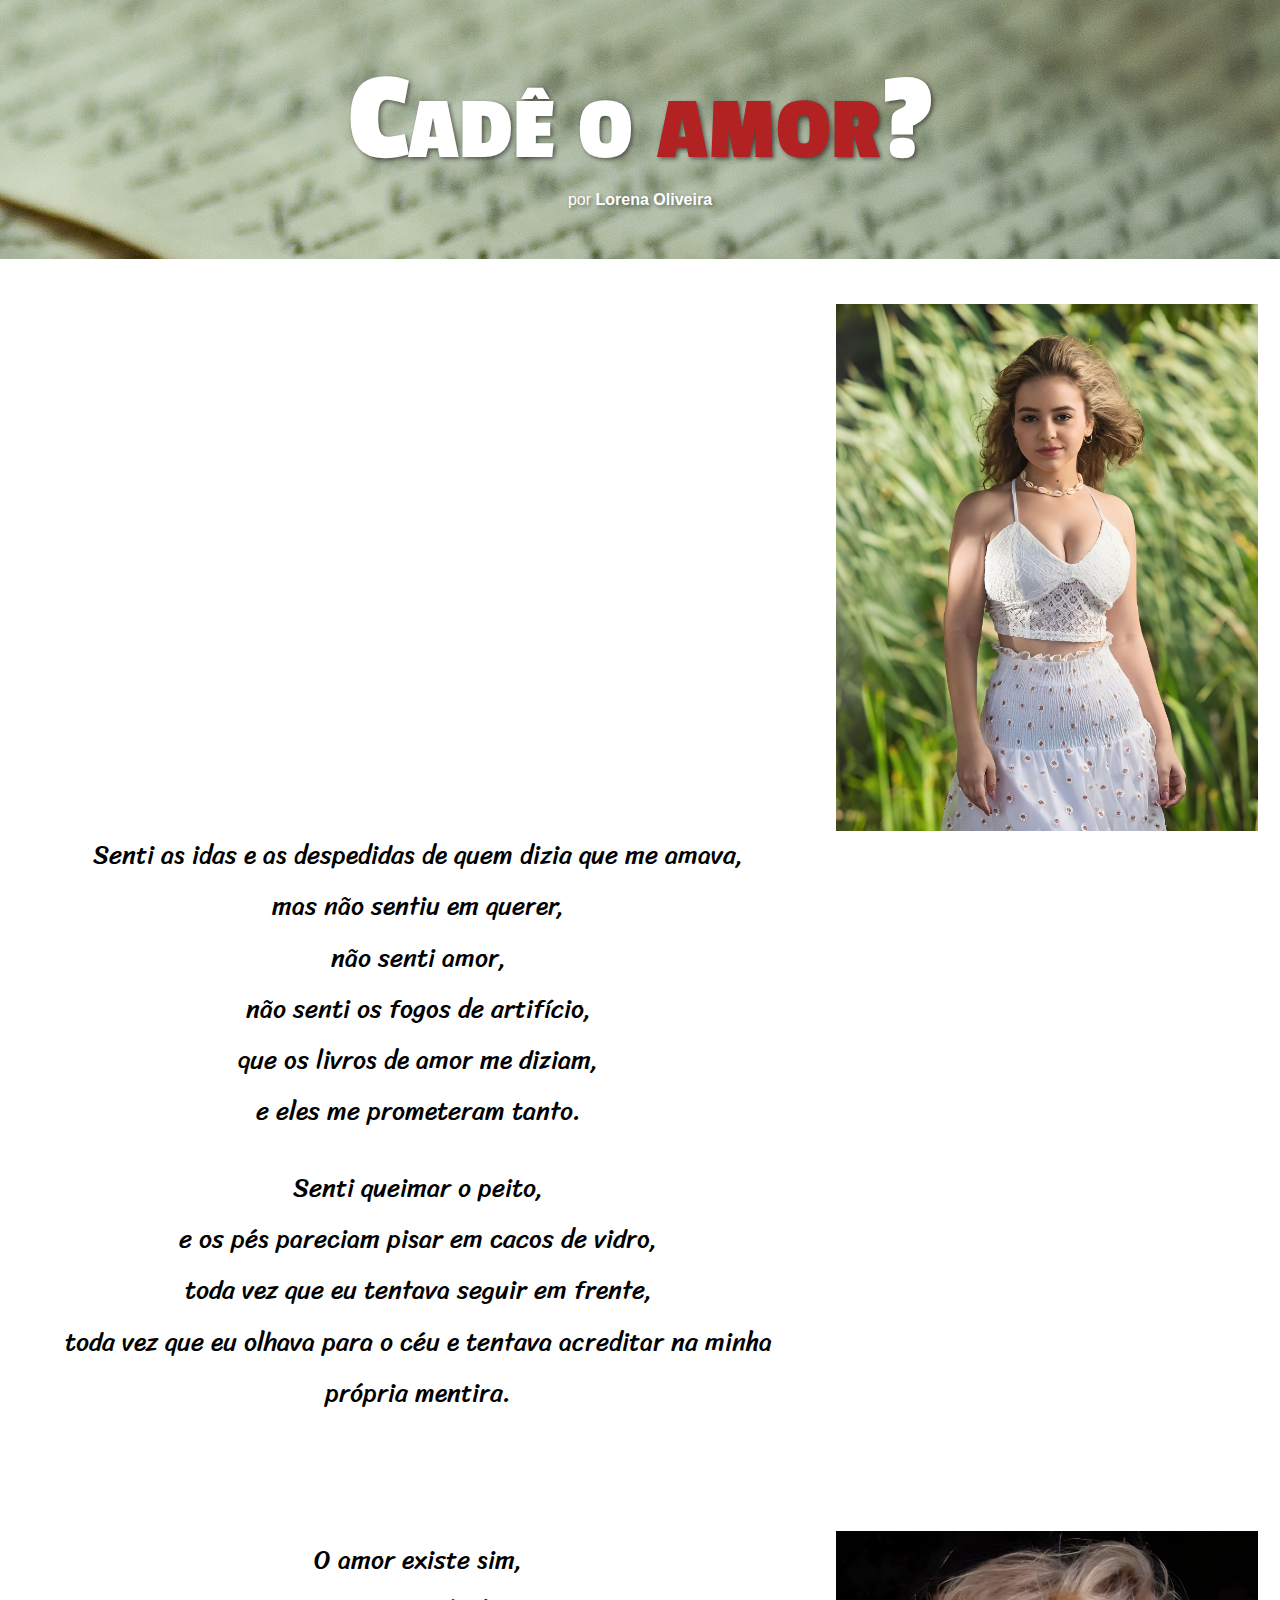
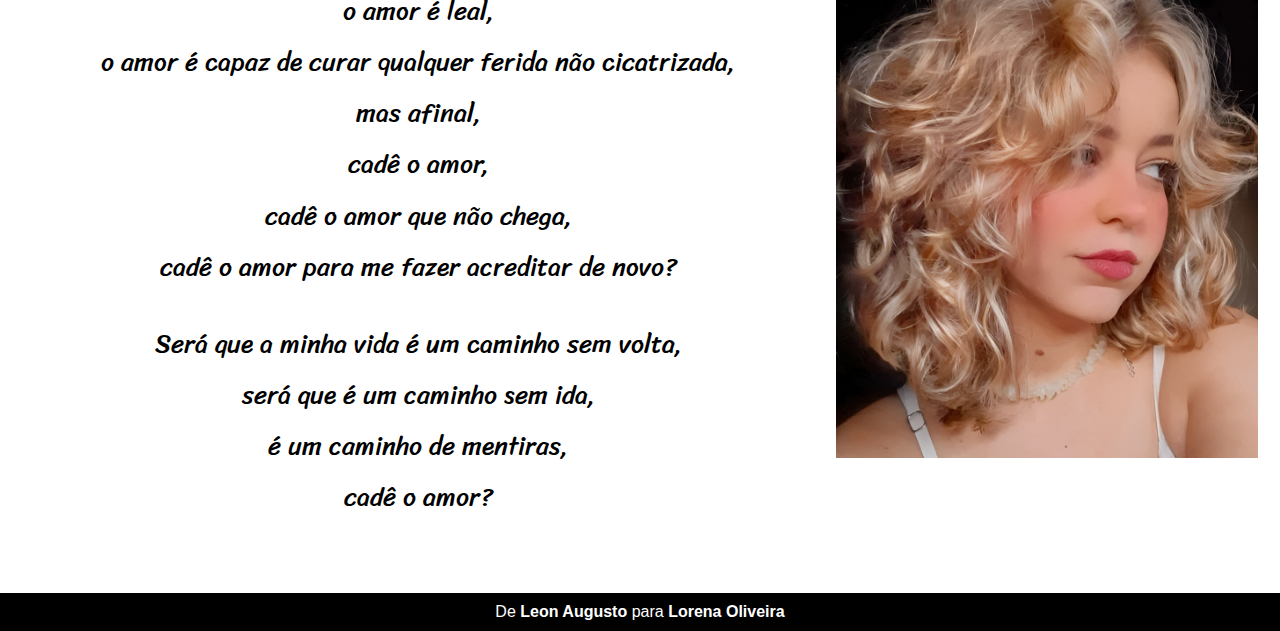
<file: Read Lore/index.html>
<!DOCTYPE html>
<html lang="pt-br">

<head>
    <meta charset="UTF-8">
    <meta name="viewport" content="width=device-width, initial-scale=1.0">
    <title>Cadê o amor?</title>
    <link rel="stylesheet" href="css/style.css">
</head>

<body>
    <header>
        <h1>Cadê o <span>amor</span>?</h1>
        <p>por <a href="https://www.instagram.com/read.lore/" target="_blank">Lorena Oliveira</a></p>
    </header>

    <main>

        <div>

            <section class="texto">
                <p id="poesia">
                    Durante a minha vida, <br>
                    eu senti o peso das palavras não ditas, <br>
                    senti o peso do grito que ficava no fundo da minha garganta, <br>
                    senti o peso do pássaro, <br>
                    preso na gaiola do meu corpo, <br>
                    senti tudo, <br>
                    e ao mesmo tempo, <br>
                    eu não senti nada.
                </p>
            </section>

            <section class="imagem" id="img01"></section>

            <section class="texto">
                <p>
                    Senti as idas e as despedidas de quem dizia que me amava, <br>
                    mas não sentiu em querer, <br>
                    não senti amor, <br>
                    não senti os fogos de artifício, <br>
                    que os livros de amor me diziam, <br>
                    e eles me prometeram tanto.
                </p>

                <p>
                    Senti queimar o peito, <br>
                    e os pés pareciam pisar em cacos de vidro, <br>
                    toda vez que eu tentava seguir em frente, <br>
                    toda vez que eu olhava para o céu e tentava acreditar na minha própria mentira.
                </p>
            </section>

            <section class="imagem" id="img02"></section>

            <section class="texto">
                <p>
                    O amor existe sim, <br>
                    o amor é leal, <br>
                    o amor é capaz de curar qualquer ferida não cicatrizada, <br>
                    mas afinal, <br>
                    cadê o amor, <br>
                    cadê o amor que não chega, <br>
                    cadê o amor para me fazer acreditar de novo?
                </p>

                <p>
                    Será que a minha vida é um caminho sem volta, <br>
                    será que é um caminho sem ida, <br>
                    é um caminho de mentiras, <br>
                    cadê o amor?
                </p>
            </section>
        </div>

        <section id="img_to_no_mobile">
            <img src="img/lore01.jpg" alt="">
            <img src="img/lore02.jpg" alt="">
        </section>

    </main>

    <footer>
        <p>De <a href="https://github.com/leon-augusto" target="_blank">Leon Augusto</a> para <a
                href="https://www.instagram.com/read.lore/" target="_blank">Lorena Oliveira</a></p>
    </footer>

    <script>
        const textoPoesia = document.getElementById('poesia');
        setTimeout(() => {
            textoPoesia.style.opacity = '1';
        }, 1000);
    </script>
</body>

</html>
</file>
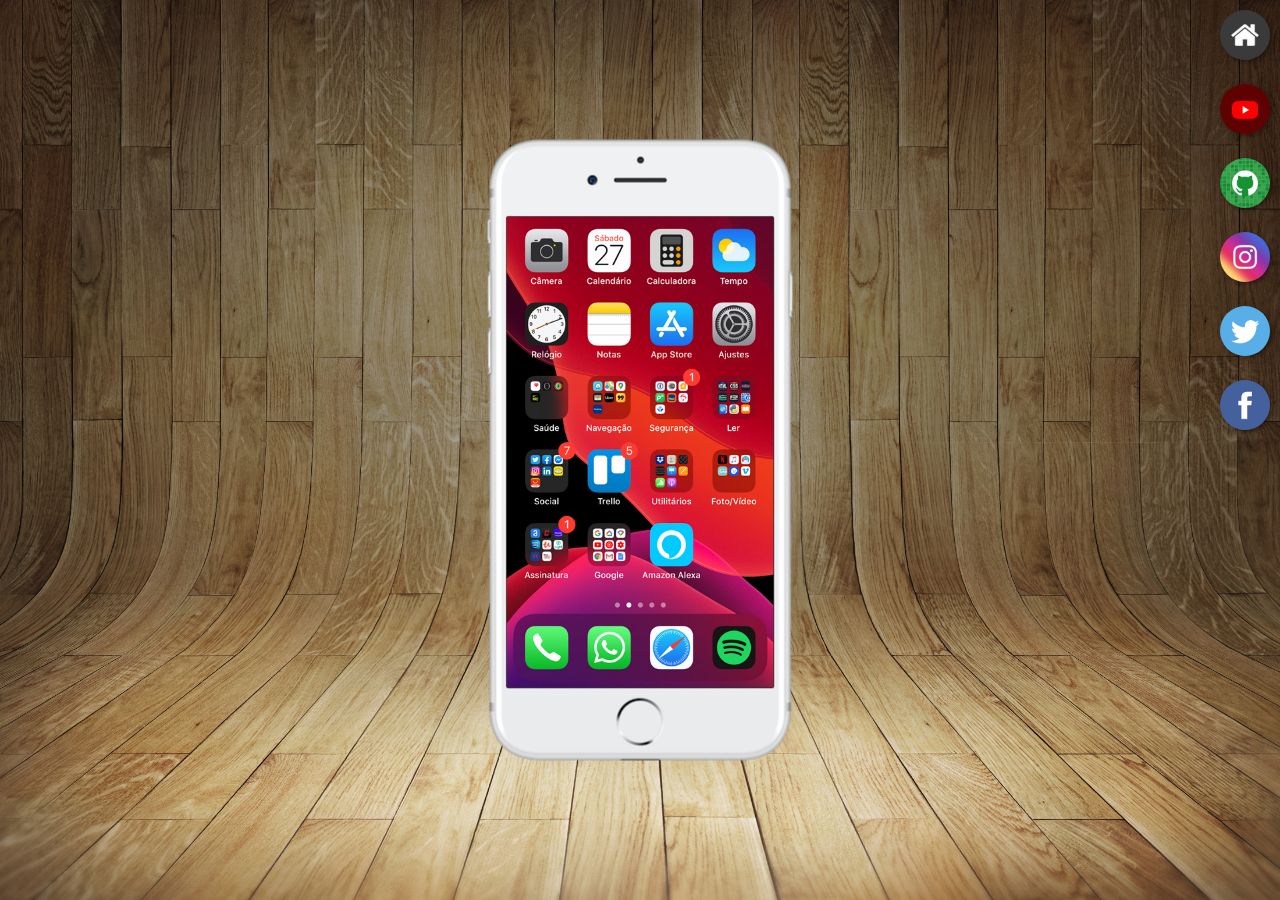
<file: Redes Sociais/index.html>
<!DOCTYPE html>
<html lang="pt-br">
<head>
    <meta charset="UTF-8">
    <meta name="viewport" content="width=device-width, initial-scale=1.0">
    <title>Projeto Redes Sociais</title>
    <link rel="shortcut icon" href="favicon.ico" type="image/x-icon">
    <link rel="stylesheet" href="estilos/style.css">
</head>
<body>
    <main>
        <section id="telefone">
            <iframe src="home.html" name="tela" id="tela" frameborder="0">
                Seu navegador não é compatível com isso.
            </iframe>
        </section>
        <section id="redes-sociais">
            <a href="home.html" target="tela"><img src="imagens/logo-home.jpg" alt="Home"></a><br>
            <a href="youtube.html" target="tela"><img src="imagens/logo-youtube.jpg" alt="YouTube"></a><br>
            <a href="github.html" target="tela"><img src="imagens/logo-github.jpg" alt="GitHub"></a><br>
            <a href="instagram.html" target="tela"><img src="imagens/logo-instagram.jpg" alt="Instagram"></a><br>
            <a href="twitter.html" target="tela"><img src="imagens/logo-twitter.jpg" alt="Twitter"></a><br>
            <a href="facebook.html" target="tela"><img src="imagens/logo-facebook.jpg" alt="Facebook"></a>
        </section>
    </main>
</body>
</html>
</file>
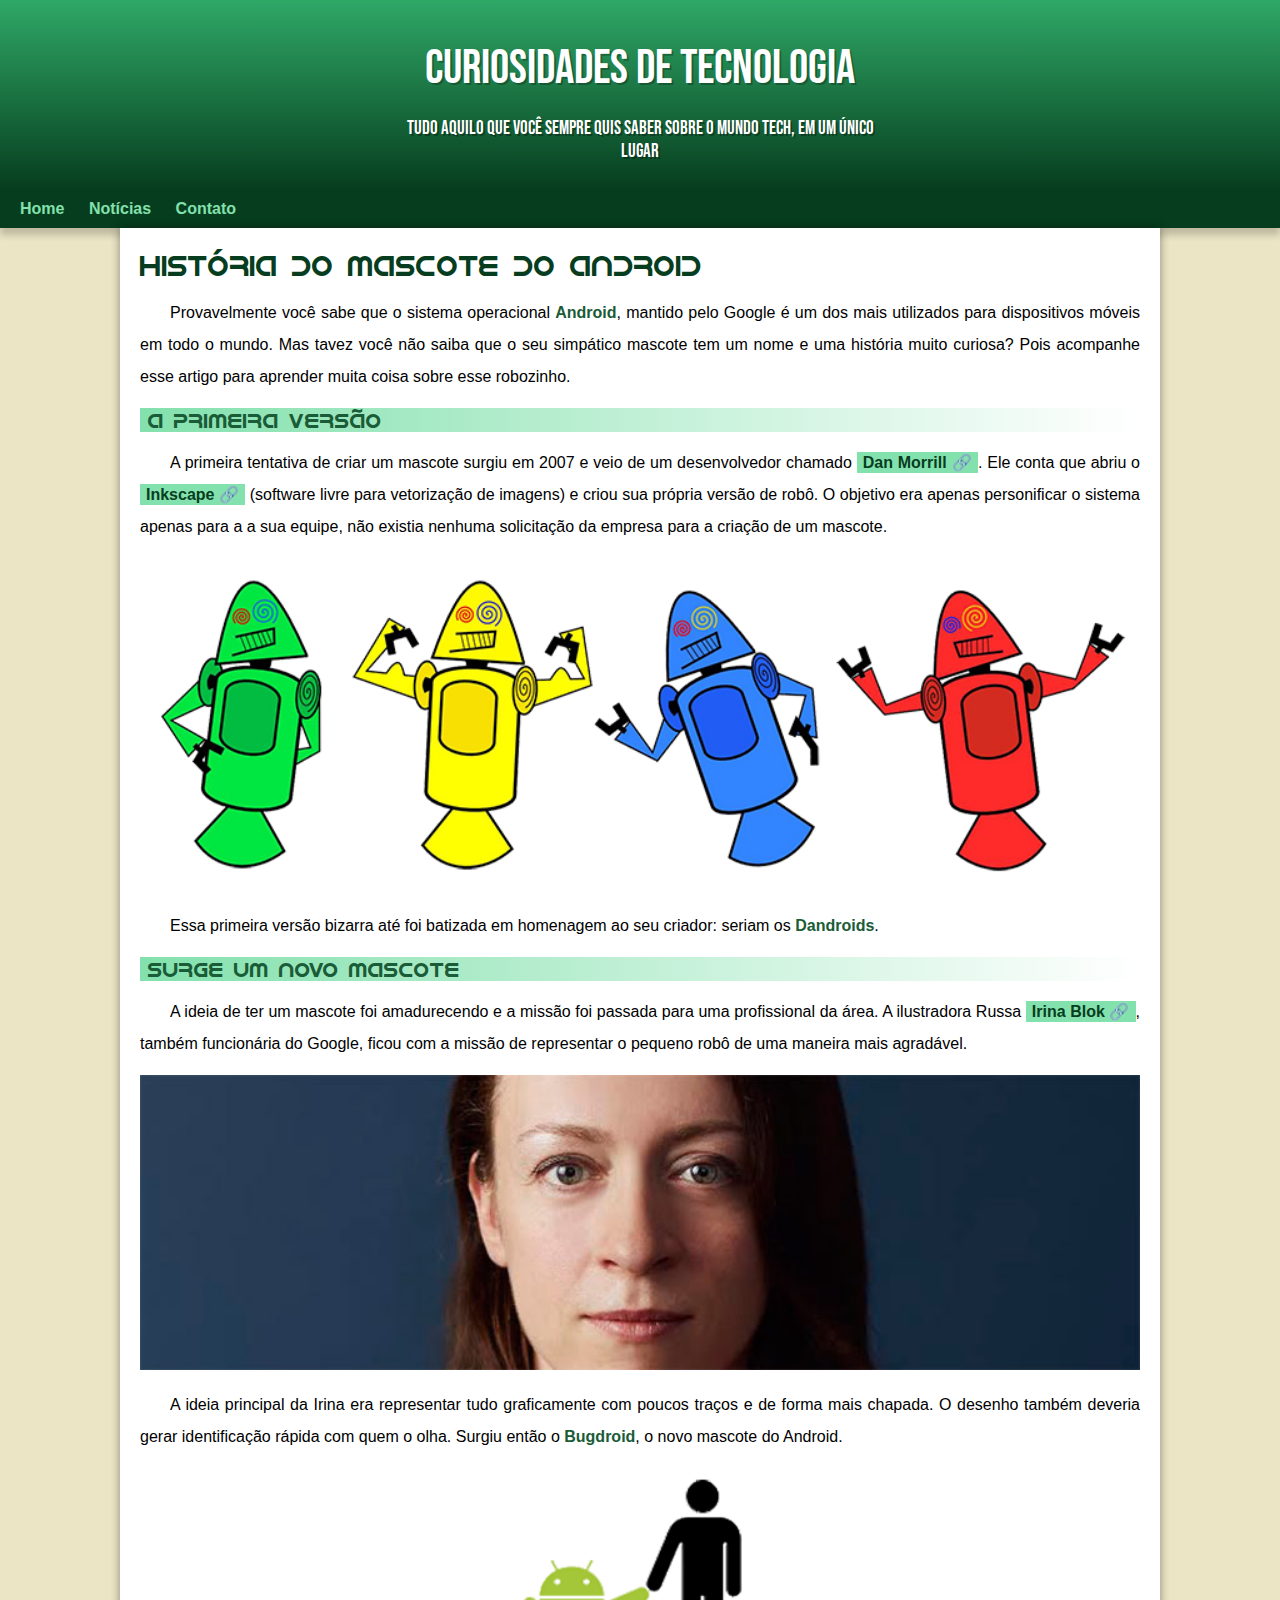
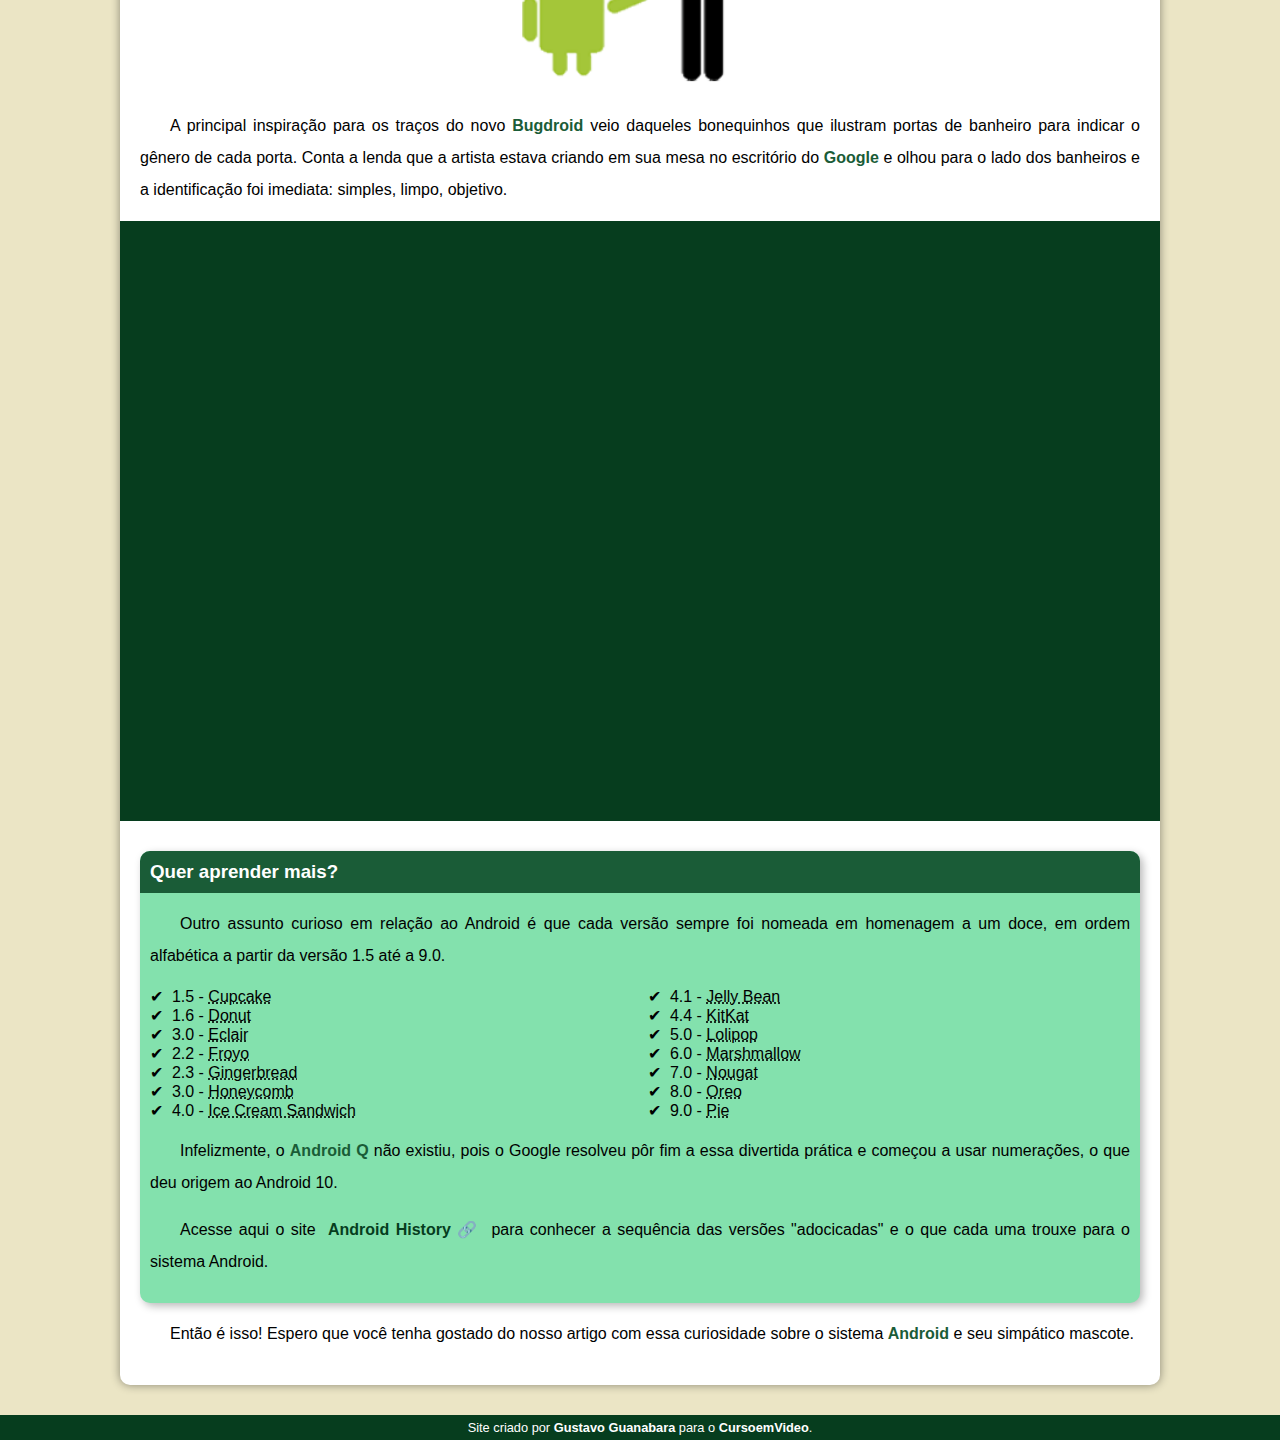
<file: Android Web Page/android.html>
<!DOCTYPE html>
<html lang="pt-br">
<head>
    <meta charset="UTF-8">
    <meta http-equiv="X-UA-Compatible" content="IE=edge">
    <meta name="viewport" content="width=device-width, initial-scale=1.0">
    <title>Como surgiu o mascote do Android</title>
    <link rel="shortcut icon" href="imagens/favicon.ico" type="image/x-icon">
    <link rel="stylesheet" href="styles/style.css">
</head>
<body>
    <header>
        <h1>Curiosidades de Tecnologia</h1>
        
        <p>Tudo aquilo que você sempre quis saber sobre o mundo Tech, em um único lugar</p>
    </header>
    <nav>
        <a href="#">Home</a>
        <a href="#">Notícias</a>
        <a href="#">Contato</a>
    </nav>

    <main>
        <article>
            <h1>História do Mascote do Android</h1>
            
            <p>Provavelmente você sabe que o sistema operacional <strong>Android</strong>, mantido pelo <strog>Google</strog> é um dos mais utilizados para dispositivos móveis em todo o mundo. Mas tavez você não saiba que o seu simpático mascote tem um nome e uma história muito curiosa? Pois acompanhe esse artigo para aprender muita coisa sobre esse robozinho.</p>

            <h2>A primeira versão</h2>

            <p>A primeira tentativa de criar um mascote surgiu em 2007 e veio de um desenvolvedor chamado <a href="https://androidcommunity.com/dan-morrill-show-us-the-android-mascot-that-almost-was-20130103/" target="_blank" class="externo">Dan Morrill</a>. Ele conta que abriu o <a href="https://inkscape.org/pt-br/" target="_blank" class="externo">Inkscape</a> (software livre para vetorização de imagens) e criou sua própria versão de robô. O objetivo era apenas personificar o sistema apenas para a a sua equipe, não existia nenhuma solicitação da empresa para a criação de um mascote.</p>

            <picture>
                <source media="(max-width: 670px)" srcset="imagens/dan-droids-pq.png" type="image/png">
                <img src="imagens/dan-droids.png" alt="Primeiro Mascote do Android" >
            </picture>

            <p>Essa primeira versão bizarra até foi batizada em homenagem ao seu criador: seriam os <strong>Dandroids</strong>.</p>

            <h2>Surge um novo mascote</h2>

            <p>A ideia de ter um mascote foi amadurecendo e a missão foi passada para uma profissional da área. A ilustradora Russa <a href="https://www.irinablok.com/android" target="_blank" class="externo">Irina Blok</a>, também funcionária do Google, ficou com a missão de representar o pequeno robô de uma maneira mais agradável.</p>

            <picture>
                <source media="(max-width: 670px)" srcset="imagens/irina-blok-pq.jpg" type="image/jpg">
                <img src="imagens/irina-blok.jpg" alt="Irina Blok, criadora do Bugdroid" >
            </picture>

            <p>A ideia principal da Irina era representar tudo graficamente com poucos traços e de forma mais chapada. O desenho também deveria gerar identificação rápida com quem o olha. Surgiu então o <strong>Bugdroid</strong>, o novo mascote do Android.</p>

            <img src="imagens/bugdroid.png" class="pequena" alt="Bugdroid" >

            <p>A principal inspiração para os traços do novo <strong>Bugdroid</strong> veio daqueles bonequinhos que ilustram portas de banheiro para indicar o gênero de cada porta. Conta a lenda que a artista estava criando em sua mesa no escritório do <strong>Google</strong> e olhou para o lado dos banheiros e a identificação foi imediata: simples, limpo, objetivo.</p>

            <div class="video"><iframe width="560" height="315" src="https://www.youtube.com/embed/l2UDgpLz20M" title="YouTube video player" frameborder="0" allow="accelerometer; autoplay; clipboard-write; encrypted-media; gyroscope; picture-in-picture; web-share" allowfullscreen></iframe></div>

 
            <aside>
                <h3>Quer aprender mais?</h3>

                <p>Outro assunto curioso em relação ao Android é que cada versão sempre foi nomeada em homenagem a um doce, em ordem alfabética a partir da versão 1.5 até a 9.0.</p>

                <ul>
                    <li>1.5 - <abbr title="Bolo de Copo">Cupcake</abbr></li>
                    <li>1.6 - <abbr title="Rosquinha">Donut</abbr></li>
                    <li>3.0 - <abbr title="Bomba">Eclair</abbr></li>
                    <li>2.2 - <abbr title="Iogurte Congelado">Froyo</abbr></li>
                    <li>2.3 - <abbr title="Biscoito de Gengibre">Gingerbread</abbr></li>
                    <li>3.0 - <abbr title="Favo de Mel">Honeycomb</abbr></li>
                    <li>4.0 - <abbr title="Saunduíche de Sorvete">Ice Cream Sandwich</abbr></li>
                    <li>4.1 - <abbr title="Jujuba">Jelly Bean</abbr></li>
                    <li>4.4 - <abbr title="Kitkat">KitKat</abbr></li>
                    <li>5.0 - <abbr title="Pirulito">Lolipop</abbr></li>
                    <li>6.0 - <abbr title="Marshmallow">Marshmallow</abbr></li>
                    <li>7.0 - <abbr title="Torrone">Nougat</abbr></li>
                    <li>8.0 - <abbr title="Oreo">Oreo</abbr></li>
                    <li>9.0 - <abbr title="Torta">Pie</abbr></li>
                </ul>

                <p>Infelizmente, o <strong>Android Q</strong> não existiu, pois o Google resolveu pôr fim a essa divertida prática e começou a usar numerações, o que deu origem ao Android 10.</p>

                <p>Acesse aqui o site <a href="https://www.android.com/intl/en_uk/history/#/donut" target="_blank" class="externo">Android History</a> para conhecer a sequência das versões "adocicadas" e o que cada uma trouxe para o sistema Android.</p>
            </aside>
            

            <p>Então é isso! Espero que você tenha gostado do nosso artigo com essa curiosidade sobre o sistema <strong>Android</strong> e seu simpático mascote.</p>
        </article>
    </main>
    <footer>
        <p>Site criado por <a href="https://gustavoguanabara.github.io/" target="_blank">Gustavo Guanabara</a> para o <a href="http://youtube.com/cursoemvideo" target="_blank">CursoemVideo</a>.</p>
    </footer>
</body>
</html>
</file>
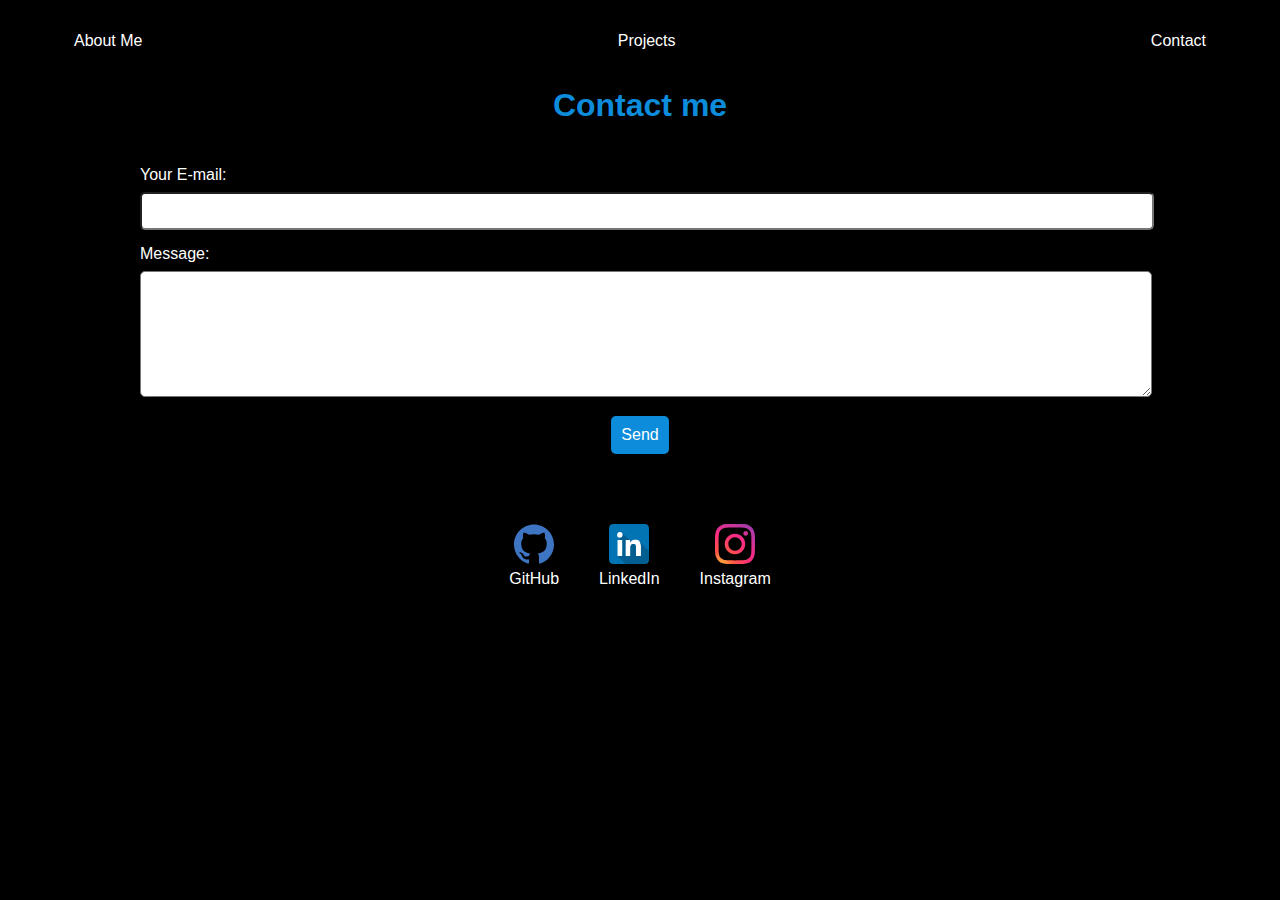
<file: Portfolio/contact.html>
<!DOCTYPE html>
<html lang="en">
<head>
    <meta http-equiv="Content-Type" content="text/html; charset=UTF-8">
    <meta http-equiv="X-UA-Compatible" content="IE=edge">
    <meta name="viewport" content="width=device-width, initial-scale=1.0">
    <title>Contact</title>
    <link rel="stylesheet" href="./css/style.css">
    <link rel="stylesheet" href="./css/contact.css">
</head>
<body>
    <nav class="container">
        <ul>
            <li><a href="index.html">About Me</a></li>
            <li><a href="projects.html">Projects</a></li>
            <li><a href="contact.html">Contact</a></li>
        </ul>
    </nav>
    
    <header class="center">
        <h1>Contact me</h1>
    </header>

    <main>
        <form action="#" method="POST">
            <label for="email">Your E-mail:</label>
            <input type="email" name="email" id="email" required>

            <label for="message">Message:</label>
            <textarea rows="6" name="message" id="message" required></textarea>

            <input type="hidden" name="_next" value="#">

            <button type="submit">Send</button>
        </form>
    </main>

    <footer class="container">
        <a href="https://github.com/leon-augusto" target="_blank" rel="noopener noreferrer">
            <img src="./img/icons/github_lhfab7.svg" alt="GitHub Logo">
            <p>GitHub</p>
        </a>
        <a href="https://www.linkedin.com/in/leon-augusto-0184a120a" target="_blank" rel="noopener noreferrer">
            <img src="./img/icons/linkedin_zmtz6o.svg" alt="LinkedIn Logo">
            <p>LinkedIn</p>
        </a>
        <a href="https://www.instagram.com/dev_leon" target="_blank" rel="noopener noreferrer">
            <img src="./img/icons/instagram_diz1pb.svg" alt="Instagram Logo">
            <p>Instagram</p>
        </a>
    </footer>
</body>
</html>
</file>
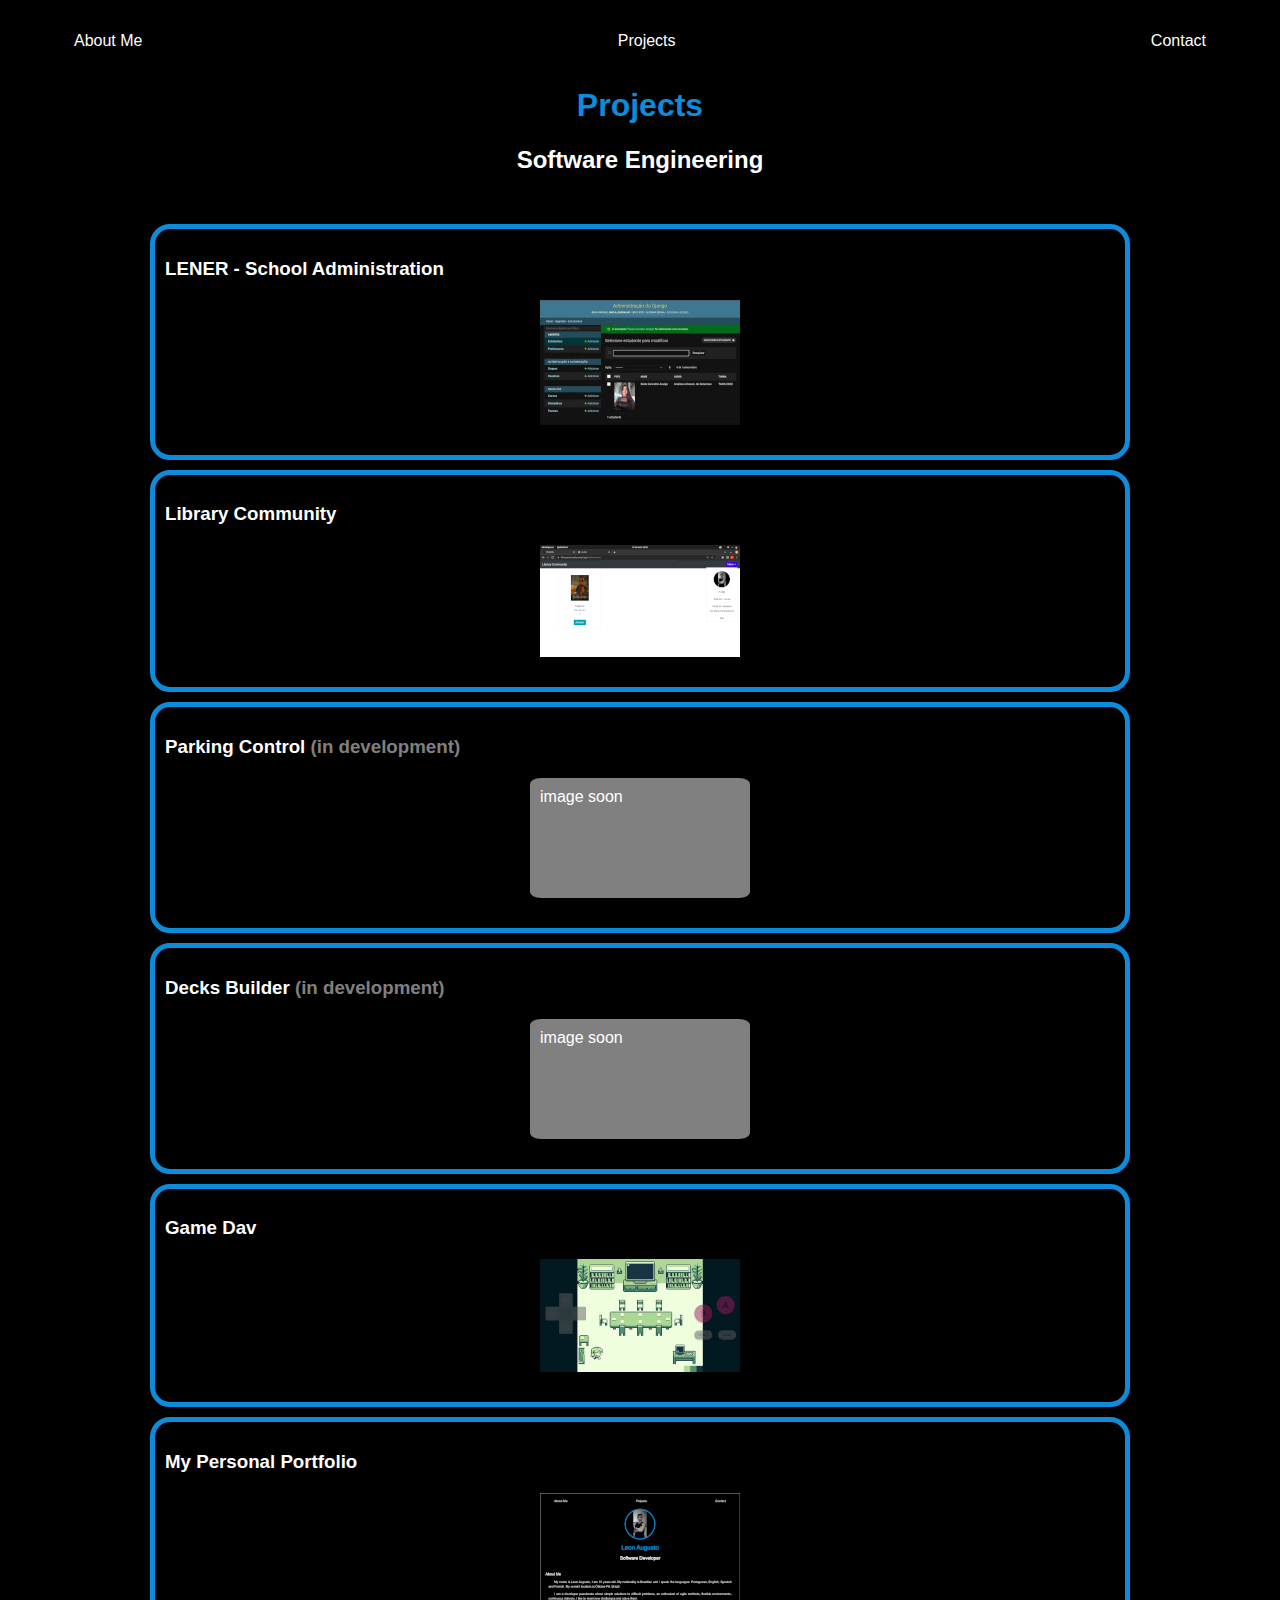
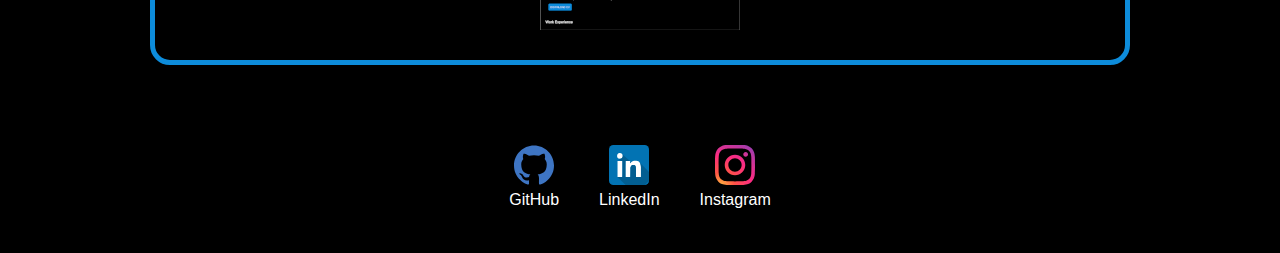
<file: Portfolio/projects.html>
<!DOCTYPE html>
<html lang="en">
<head>
    <meta http-equiv="Content-Type" content="text/html; charset=UTF-8">
    <meta http-equiv="X-UA-Compatible" content="IE=edge">
    <meta name="viewport" content="width=device-width, initial-scale=1.0">
    <title>Projects</title>
    <link rel="stylesheet" href="./css/style.css">
    <link rel="stylesheet" href="./css/projects.css">
</head>
<body>
    <nav class="container">
        <ul>
            <li><a href="index.html">About Me</a></li>
            <li><a href="projects.html">Projects</a></li>
            <li><a href="contact.html">Contact</a></li>
        </ul>
    </nav>
    
    <header class="center">
        <h1>Projects</h1>
        <h2>Software Engineering</h2>
    </header>

    <main>
        <section class="project" id="y61">
            <h3>LENER - School Administration</h3>
            <img src="./img/projects/tads-lener_yqgsa6" alt="LENER - School Administration Image" class="project-image">
            <div class="goal">
                <p>A demonstrative project to management of courses' school by Django Administration site.</p>
            </div>
            <div class="techs-acess">
                <p>Used Stacks:
                    <a href="https://www.djangoproject.com/" target="_blank" class="externo" rel="noopener noreferrer">Django</a>
                </p>
                <p style="text-align: center">Click <a href="https://tadslener.vercel.app/" target="_blank" class="externo" rel="noopener noreferrer">here</a> to access.</p>
            </div>
        </section>
    
        <section class="project" id="y43">
            <h3>Library Community</h3>
            <img src="./img/projects/library-community_mtrhsr" alt="Library Community Image" class="project-image">
            <div class="goal">
                <p>Library Community is a project for management of book and its borrowings in community environments.</p>
            </div>
            <div class="techs-acess">
                <p>Used Stacks:
                    <a href="https://www.djangoproject.com/" target="_blank" class="externo" rel="noopener noreferrer">Django</a>
                    <a href="https://www.postgresql.org/" target="_blank" class="externo" rel="noopener noreferrer">PortgreSQL</a>
                    <a href="https://getbootstrap.com/" target="_blank" class="externo" rel="noopener noreferrer">Bootstrap</a>
                </p>
                <p style="text-align: center">Click <a href="https://librarycommunity.vercel.app/" target="_blank" class="externo" rel="noopener noreferrer">here</a> to access.</p>
            </div>
        </section>
    
        <section class="project" id="n53">
            <h3>Parking Control <spam>(in development)</spam></h3>
            <div class="no-image">image soon</div>
            <div class="goal">
                <p>A RESTful API to management of one parking and its spots, by a question on Federal Institutio of Pará – Campus Óbidos, from Brazil.</p>
            </div>
            <div class="techs-acess">
                <p>Used Stacks:
                    <a href="https://docs.spring.io/spring-boot/docs/current/reference/html/" target="_blank" class="externo" rel="noopener noreferrer">Spring Boot</a>
                    <a href="https://docs.spring.io/spring-security/reference/index.html" target="_blank" class="externo" rel="noopener noreferrer">Spring Security</a>
                    <a href="https://www.postgresql.org/" target="_blank" class="externo" rel="noopener noreferrer">PortgreSQL</a>
                </p>
                <p style="text-align: center">Click <a href="https://github.com/leon-augusto/parking-control" target="_blank" class="externo" rel="noopener noreferrer">here</a> to see the development on GitHub.</p>
            </div>
        </section>
    
        <section class="project" id="n32">
            <h3>Decks Builder <spam>(in development)</spam></h3>
            <div class="no-image">image soon</div>
            <div class="goal">
                <p>A mobile app for building of decks to Anki by better management of time and faster learning process. Available to Android plataform soon.</p>
            </div>
            <div class="techs-acess">
                <p>Used Stacks:
                    <a href="https://kivy.org/" target="_blank" class="externo" rel="noopener noreferrer">Kivy</a>
                    <a href="https://kivymd.readthedocs.io/" target="_blank" class="externo" rel="noopener noreferrer">KivyMD</a>
                </p>
                <p style="text-align: center">Click <a href="https://github.com/leon-augusto/ANKI-flashcards" target="_blank" class="externo" rel="noopener noreferrer">here</a> to see the development on GitHub.</p>
            </div>
        </section>
    
        <section class="project" id="y23">
            <h3>Game Dav</h3>
            <img src="./img/projects/game-dav_kkw2ov" alt="Game Dav Image" class="project-image">
            <div class="goal">
                <p>A game to GameBoy plataform that can play on browser too. This project was developed through GB Studio and is the 1rt version, suggestions are welcome.</p>
            </div>
            <div class="techs-acess">
                <p>Used Stacks:
                    <a href="https://developer.mozilla.org/en-US/docs/Web/Javascript" target="_blank" class="externo" rel="noopener noreferrer">Javascript</a>
                    <a href="https://developer.mozilla.org/en-US/docs/Web/CSS" target="_blank" class="externo" rel="noopener noreferrer">CSS</a>
                    <a href="https://developer.mozilla.org/en-US/docs/Web/HTML" target="_blank" class="externo" rel="noopener noreferrer">HTML</a>
                </p>
                <p style="text-align: center">Click <a href="https://leon-augusto.itch.io/game-dav" target="_blank" class="externo" rel="noopener noreferrer">here</a> to access.</p>
            </div>
        </section>
    
        <section class="project" id="y13">
            <h3>My Personal Portfolio</h3>
            <img src="./img/projects/my-portfolio_mwrped" alt="My Personal Portfolio Image" class="project-image">
            <div class="goal">
                <p>This is current web site that you are now. My personal portfolio has the goal of presenting me for tech industry. I accept suggestions for improving this project.</p>
            </div>
            <div class="techs-acess">
                <p>Used Stacks:
                    <a href="https://www.djangoproject.com/" target="_blank" class="externo" rel="noopener noreferrer">Django</a>
                    <a href="https://developer.mozilla.org/en-US/docs/Web/Javascript" target="_blank" class="externo" rel="noopener noreferrer">Javascript</a>
                    <a href="https://www.postgresql.org/" target="_blank" class="externo" rel="noopener noreferrer">PortgreSQL</a>
                </p>
            </div>
        </section>
    </main>

    <script type="application/javascript">
        var width_device = window.screen.width

        if (width_device <= 1024){
            const projects = document.querySelectorAll('.project')
            const projectsDiv2nd = document.querySelectorAll('.goal')
            const projectsDiv3rd = document.querySelectorAll('.techs-acess')

            projects.forEach((project) => project.addEventListener('click', (openByMobile) => {

                projectsDiv2nd.forEach((projectDiv2nd) => {
                    if (project.id == projectDiv2nd.parentElement.id) {
                        projectDiv2nd.style.display == "block" ? projectDiv2nd.style.display = "none" : projectDiv2nd.style.display = "block"
                    }
                })

                projectsDiv3rd.forEach((projectDiv3rd) => {
                    if (project.id == projectDiv3rd.parentElement.id) {
                        projectDiv3rd.style.display == "block" ? projectDiv3rd.style.display = "none" : projectDiv3rd.style.display = "block"
                    }
                })

            }))
        }
    </script>

    <footer class="container">
        <a href="https://github.com/leon-augusto" target="_blank" rel="noopener noreferrer">
            <img src="./img/icons/github_lhfab7.svg" alt="GitHub Logo">
            <p>GitHub</p>
        </a>
        <a href="https://www.linkedin.com/in/leon-augusto-0184a120a" target="_blank" rel="noopener noreferrer">
            <img src="./img/icons/linkedin_zmtz6o.svg" alt="LinkedIn Logo">
            <p>LinkedIn</p>
        </a>
        <a href="https://www.instagram.com/dev_leon" target="_blank" rel="noopener noreferrer">
            <img src="./img/icons/instagram_diz1pb.svg" alt="Instagram Logo">
            <p>Instagram</p>
        </a>
    </footer>
</body>
</html>
</file>
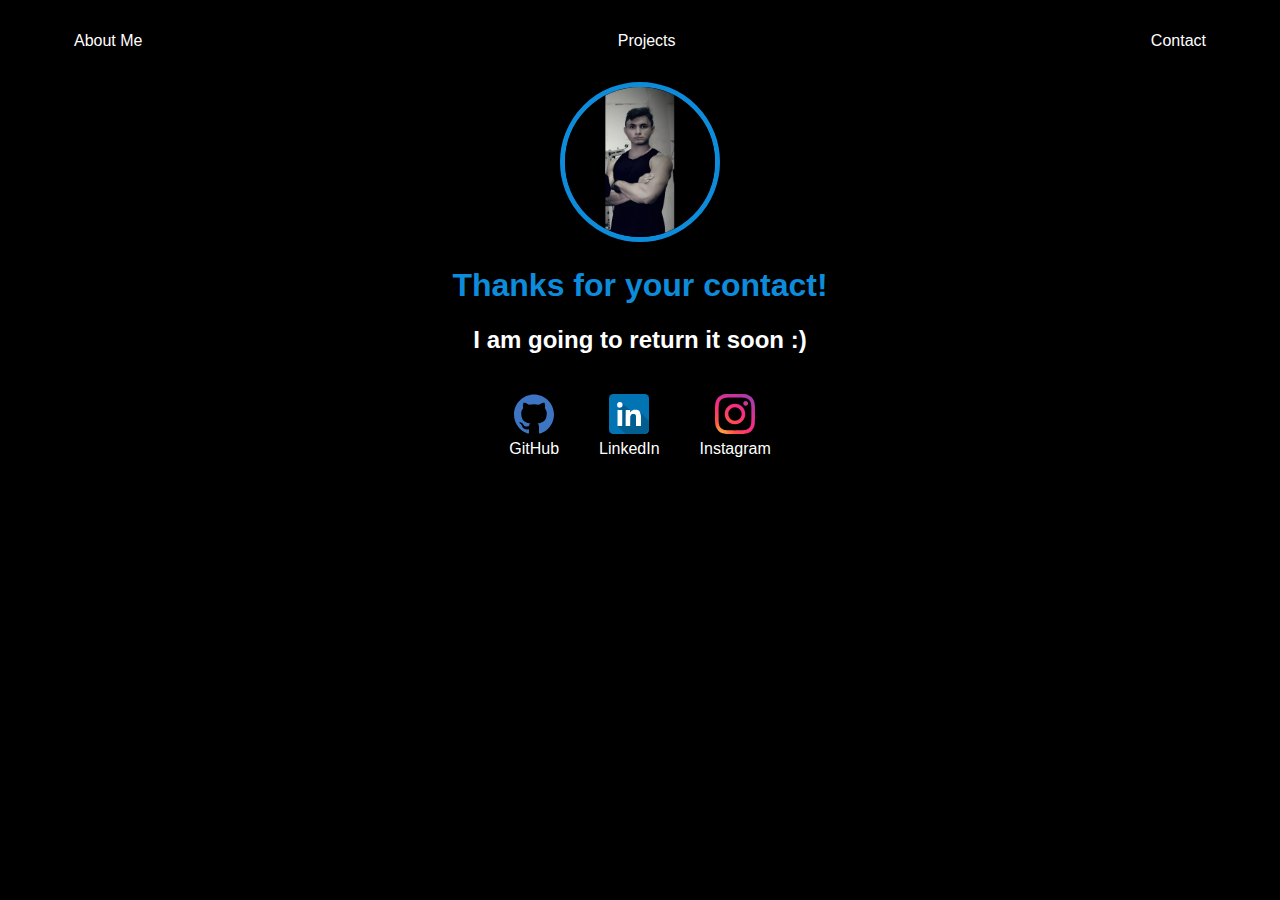
<file: Portfolio/thanks.html>
<!DOCTYPE html>
<html lang="en">
<head>
    <meta charset="UTF-8">
    <meta http-equiv="X-UA-Compatible" content="IE=edge">
    <meta name="viewport" content="width=device-width, initial-scale=1.0">
    <title>Thanks</title>
    <link rel="shortcut icon" href="img/favicon.ico" type="image/x-icon">
    <link rel="stylesheet" href="./css/style.css">
</head>
<body>
    <nav class="container">
        <ul>
            <li><a href="index.html">About Me</a></li>
            <li><a href="projects.html">Projects</a></li>
            <li><a href="contact.html">Contact</a></li>
        </ul>
    </nav>
    
    <header class="center">
        <div>
            <img src="./img/leon_jon7fp.webp" alt="">
        </div>
        <h1>Thanks for your contact!</h1>
        <h2>I am going to return it soon :)</h2>
    </header>
        
    <footer class="container">
        <a href="https://github.com/leon-augusto" target="_blank" rel="noopener noreferrer">
            <img src="./img/icons/github_lhfab7.svg" alt="GitHub Logo">
            <p>GitHub</p>
        </a>
        <a href="https://www.linkedin.com/in/leon-augusto-0184a120a" target="_blank" rel="noopener noreferrer">
            <img src="./img/icons/linkedin_zmtz6o.svg" alt="LinkedIn Logo">
            <p>LinkedIn</p>
        </a>
        <a href="https://www.instagram.com/dev_leon" target="_blank" rel="noopener noreferrer">
            <img src="./img/icons/instagram_diz1pb.svg" alt="Instagram Logo">
            <p>Instagram</p>
        </a>
    </footer>
</body>
</html>
</file>
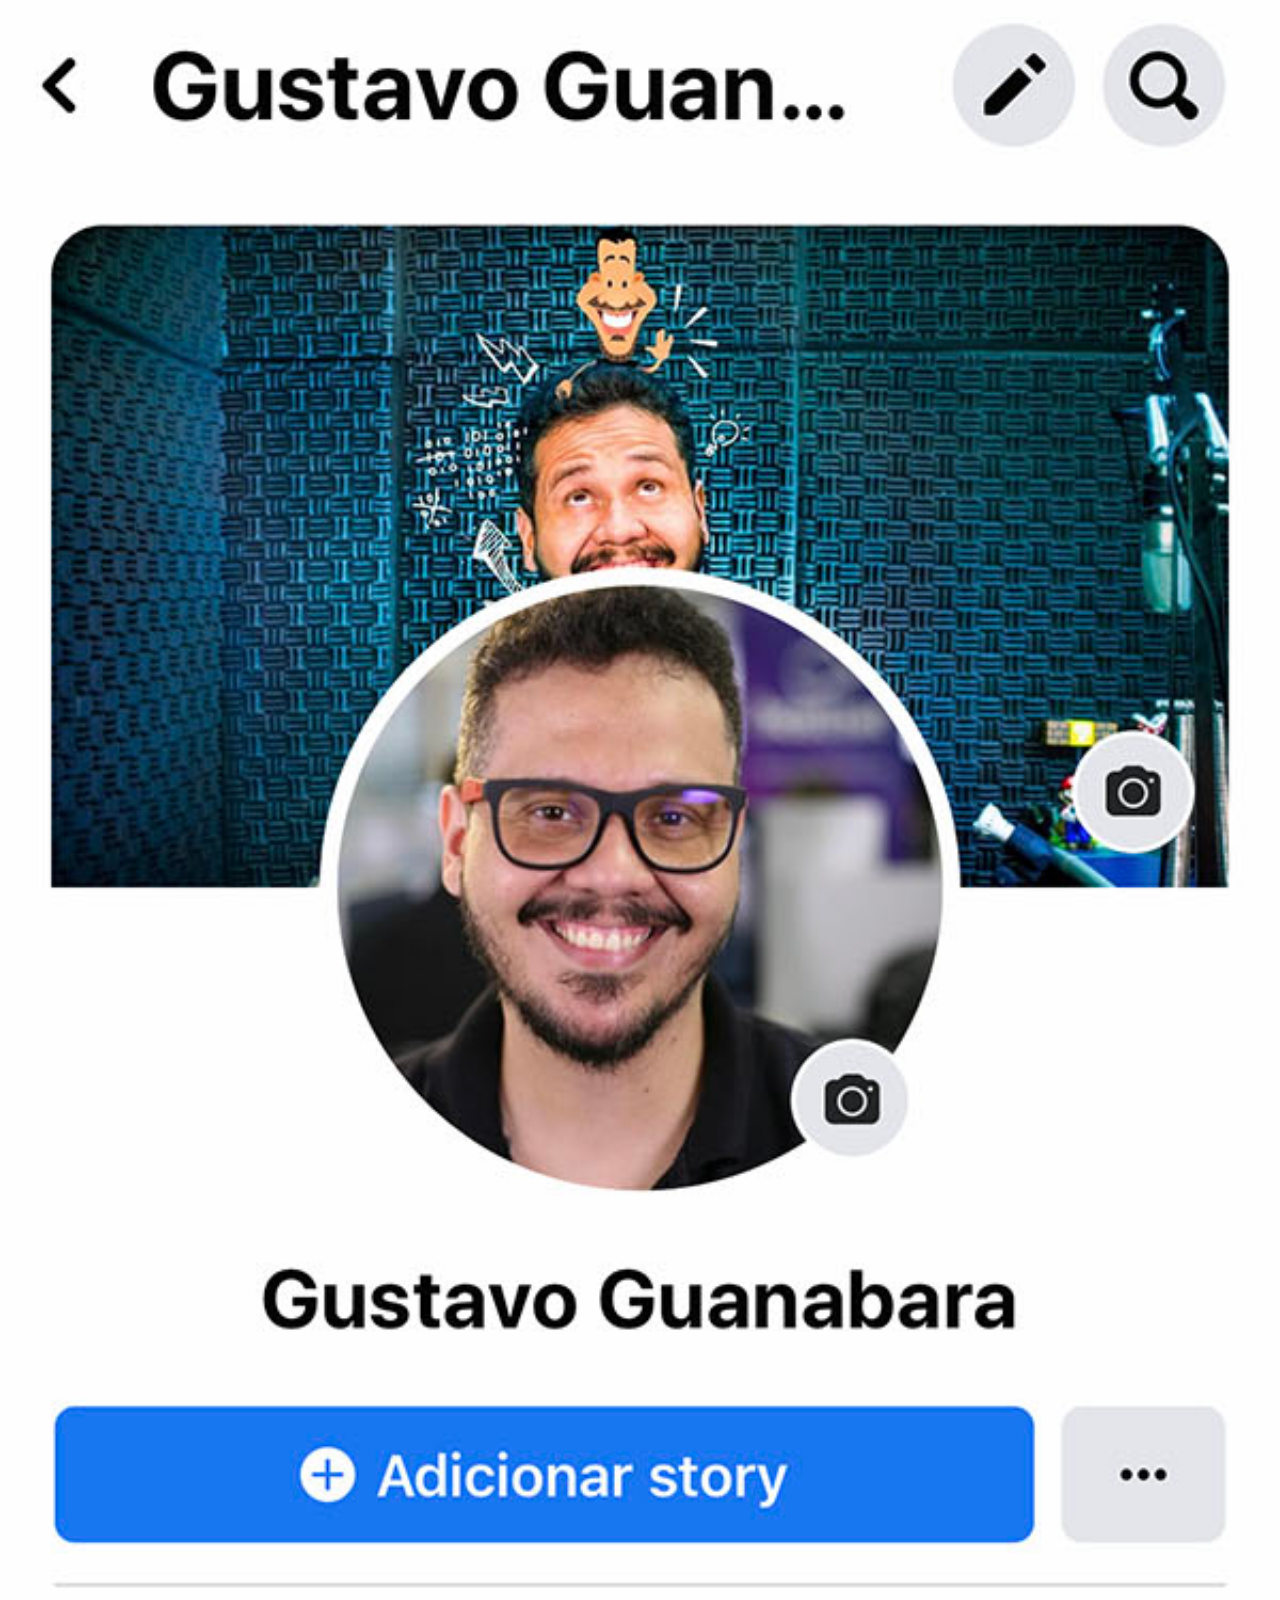
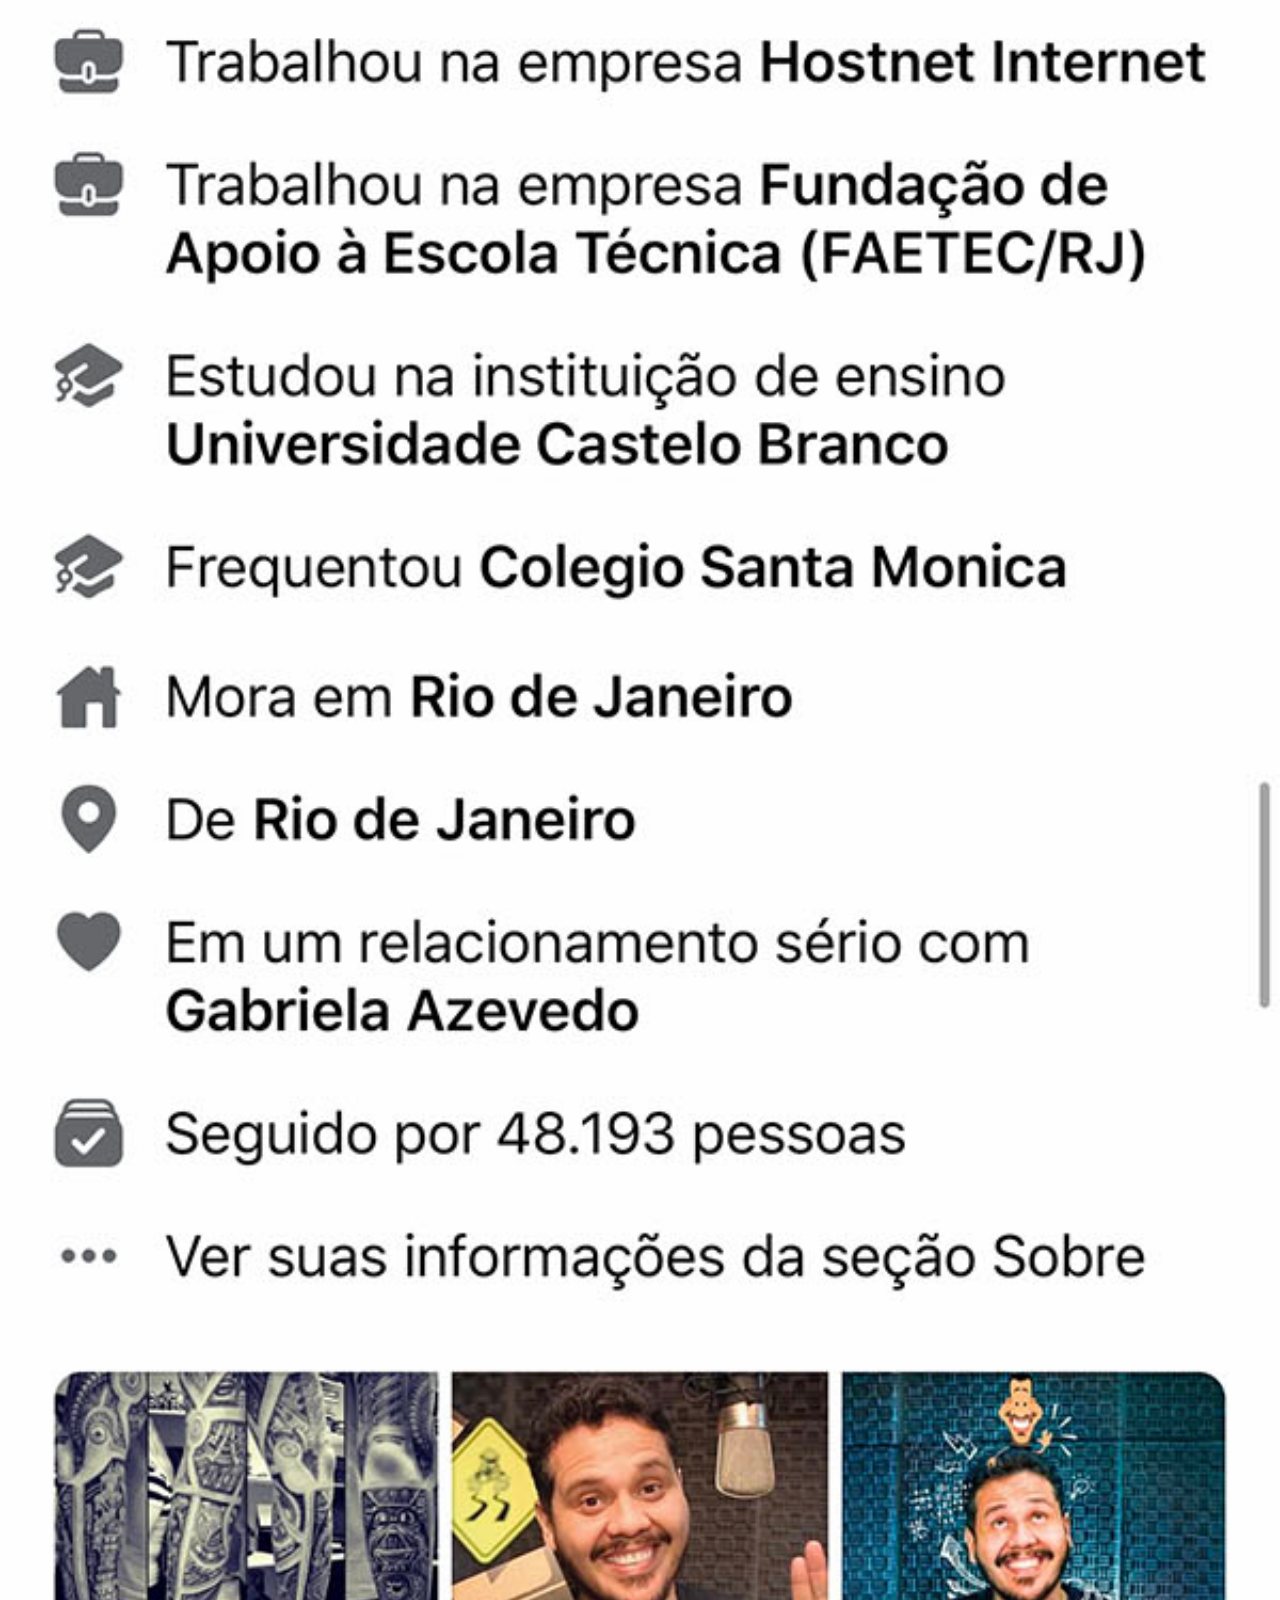
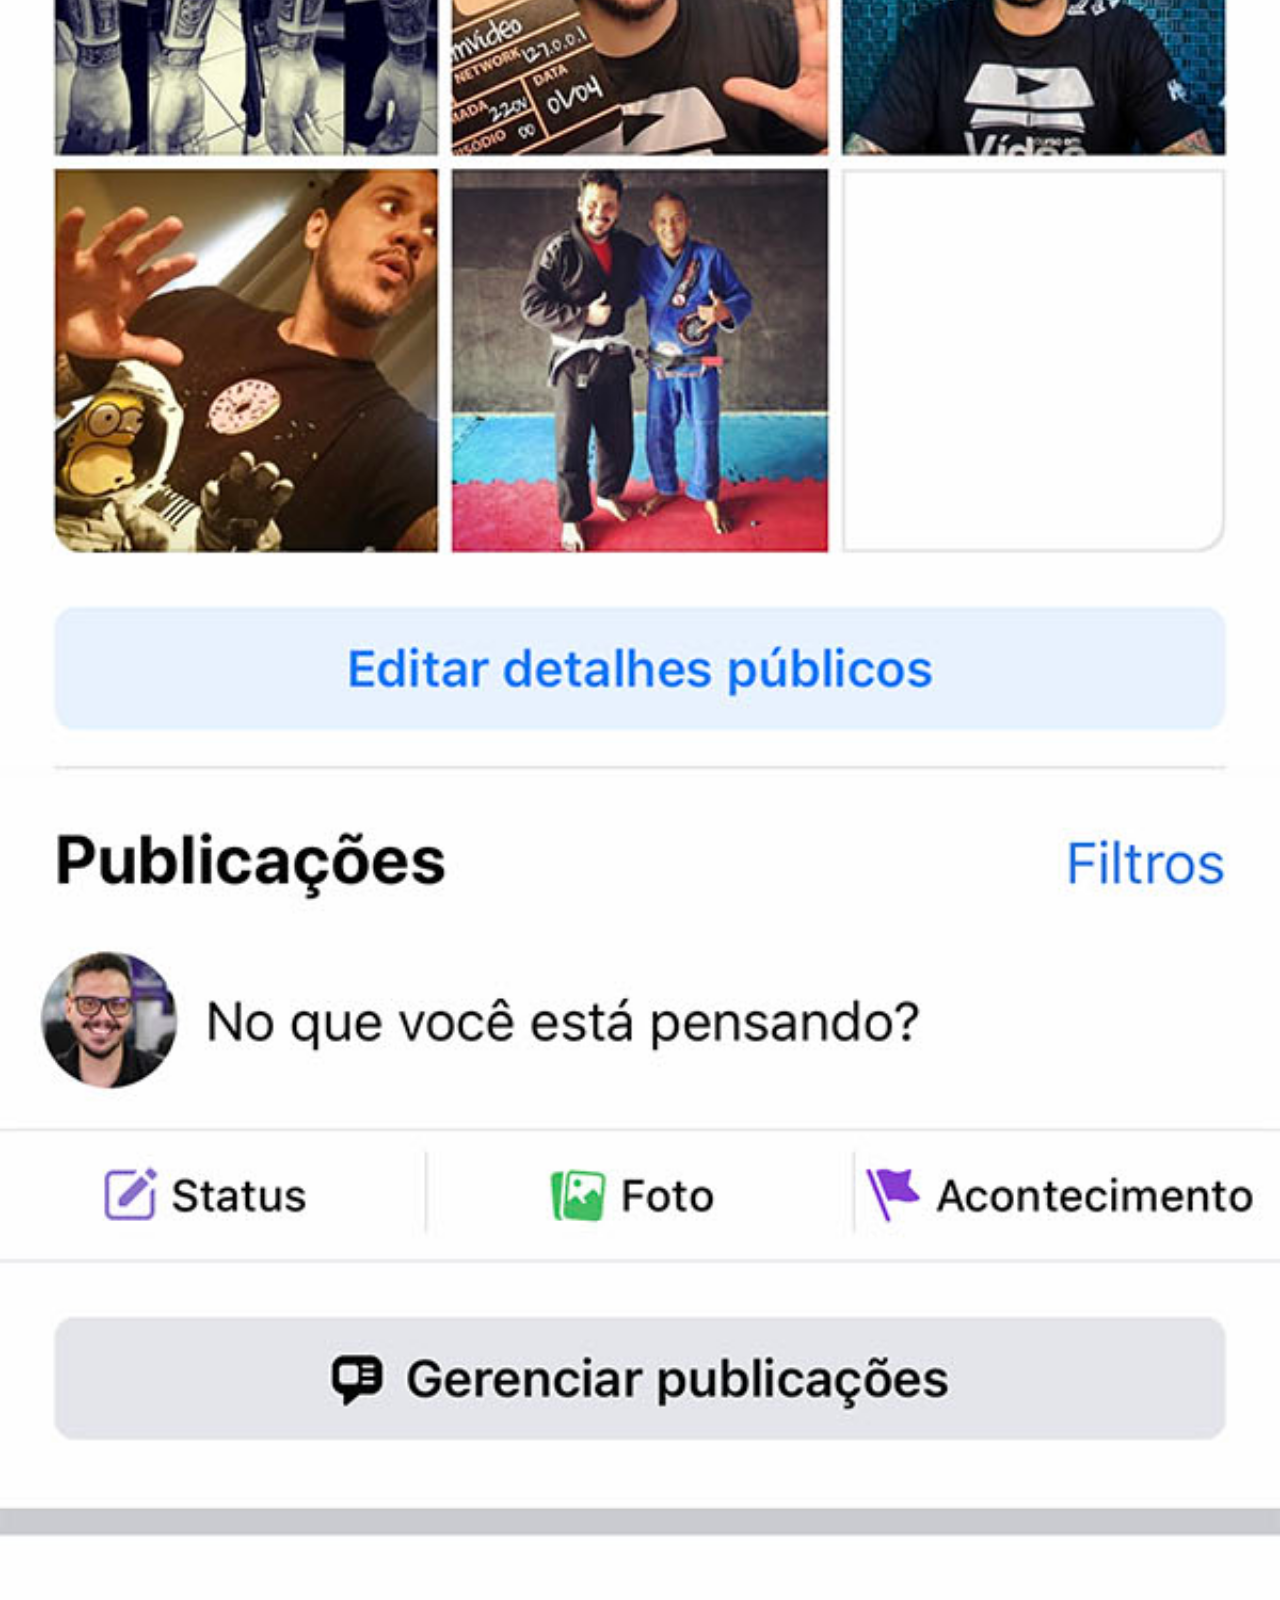
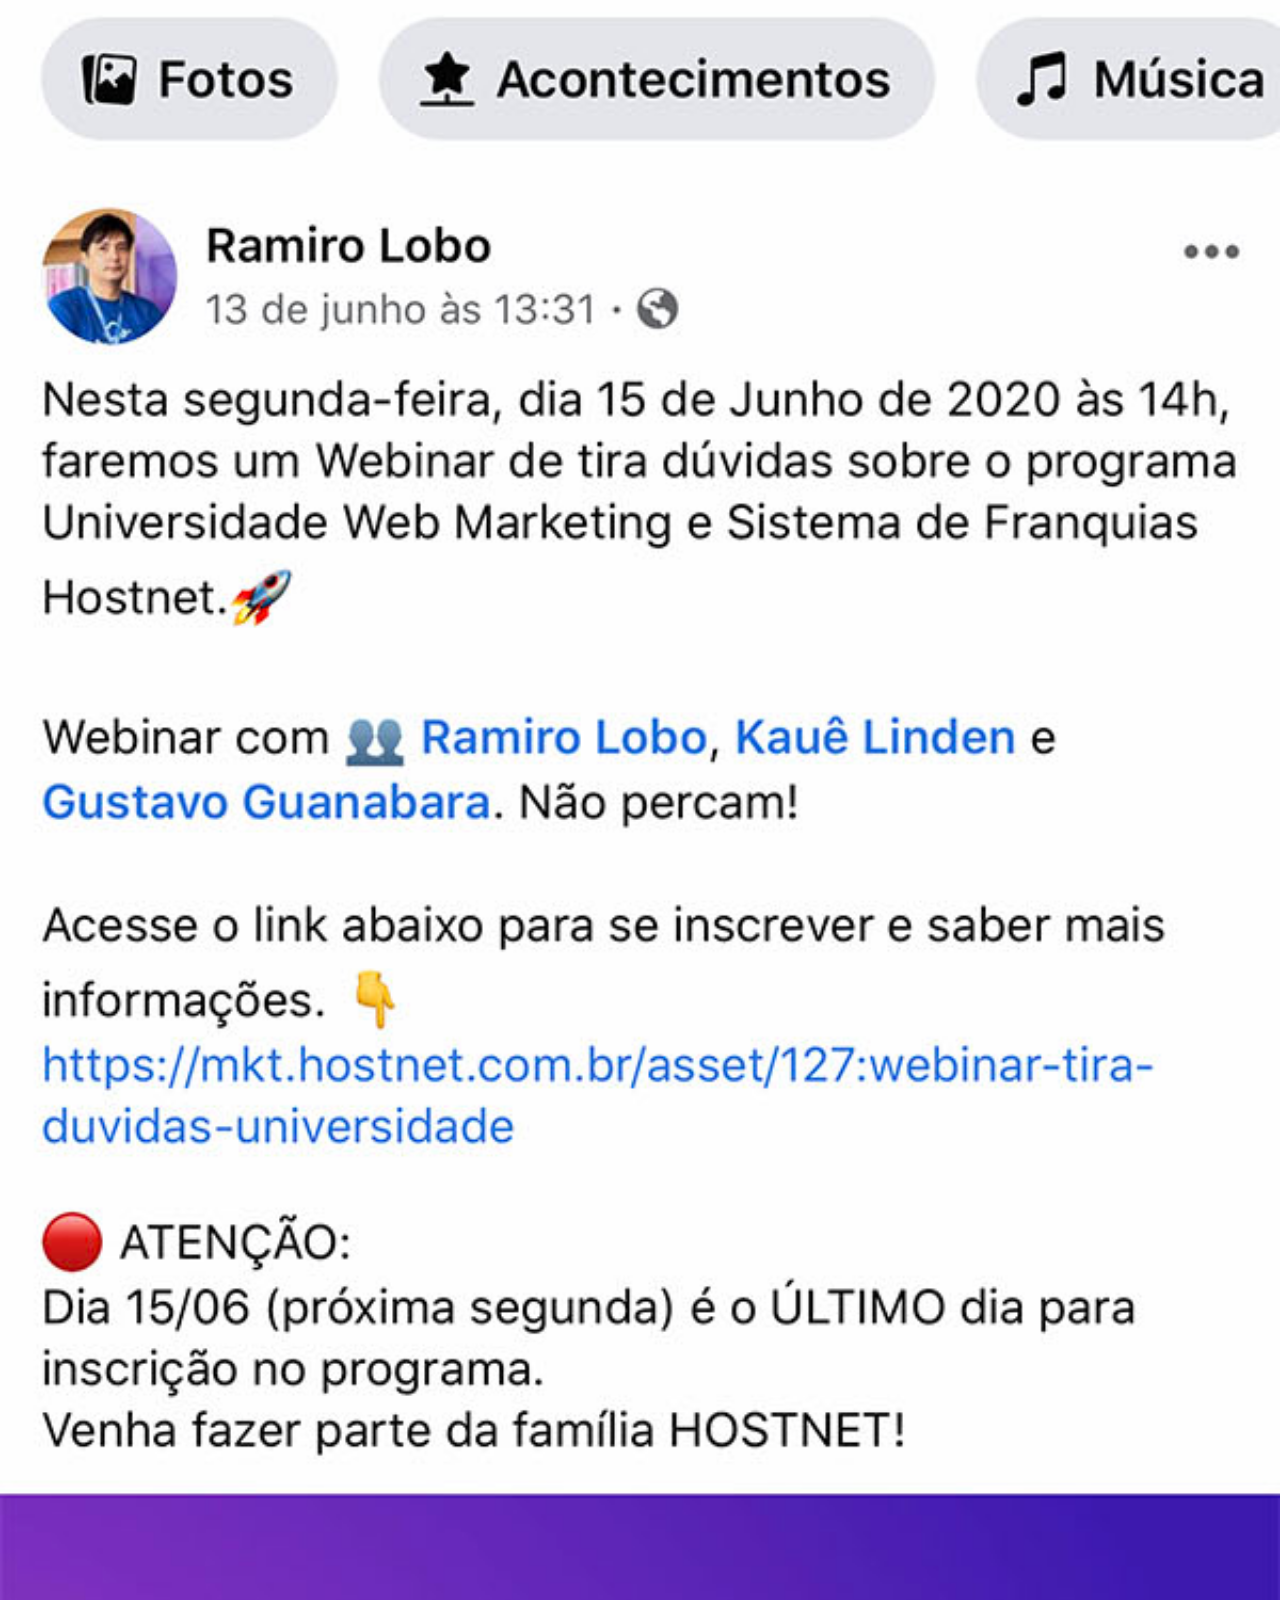
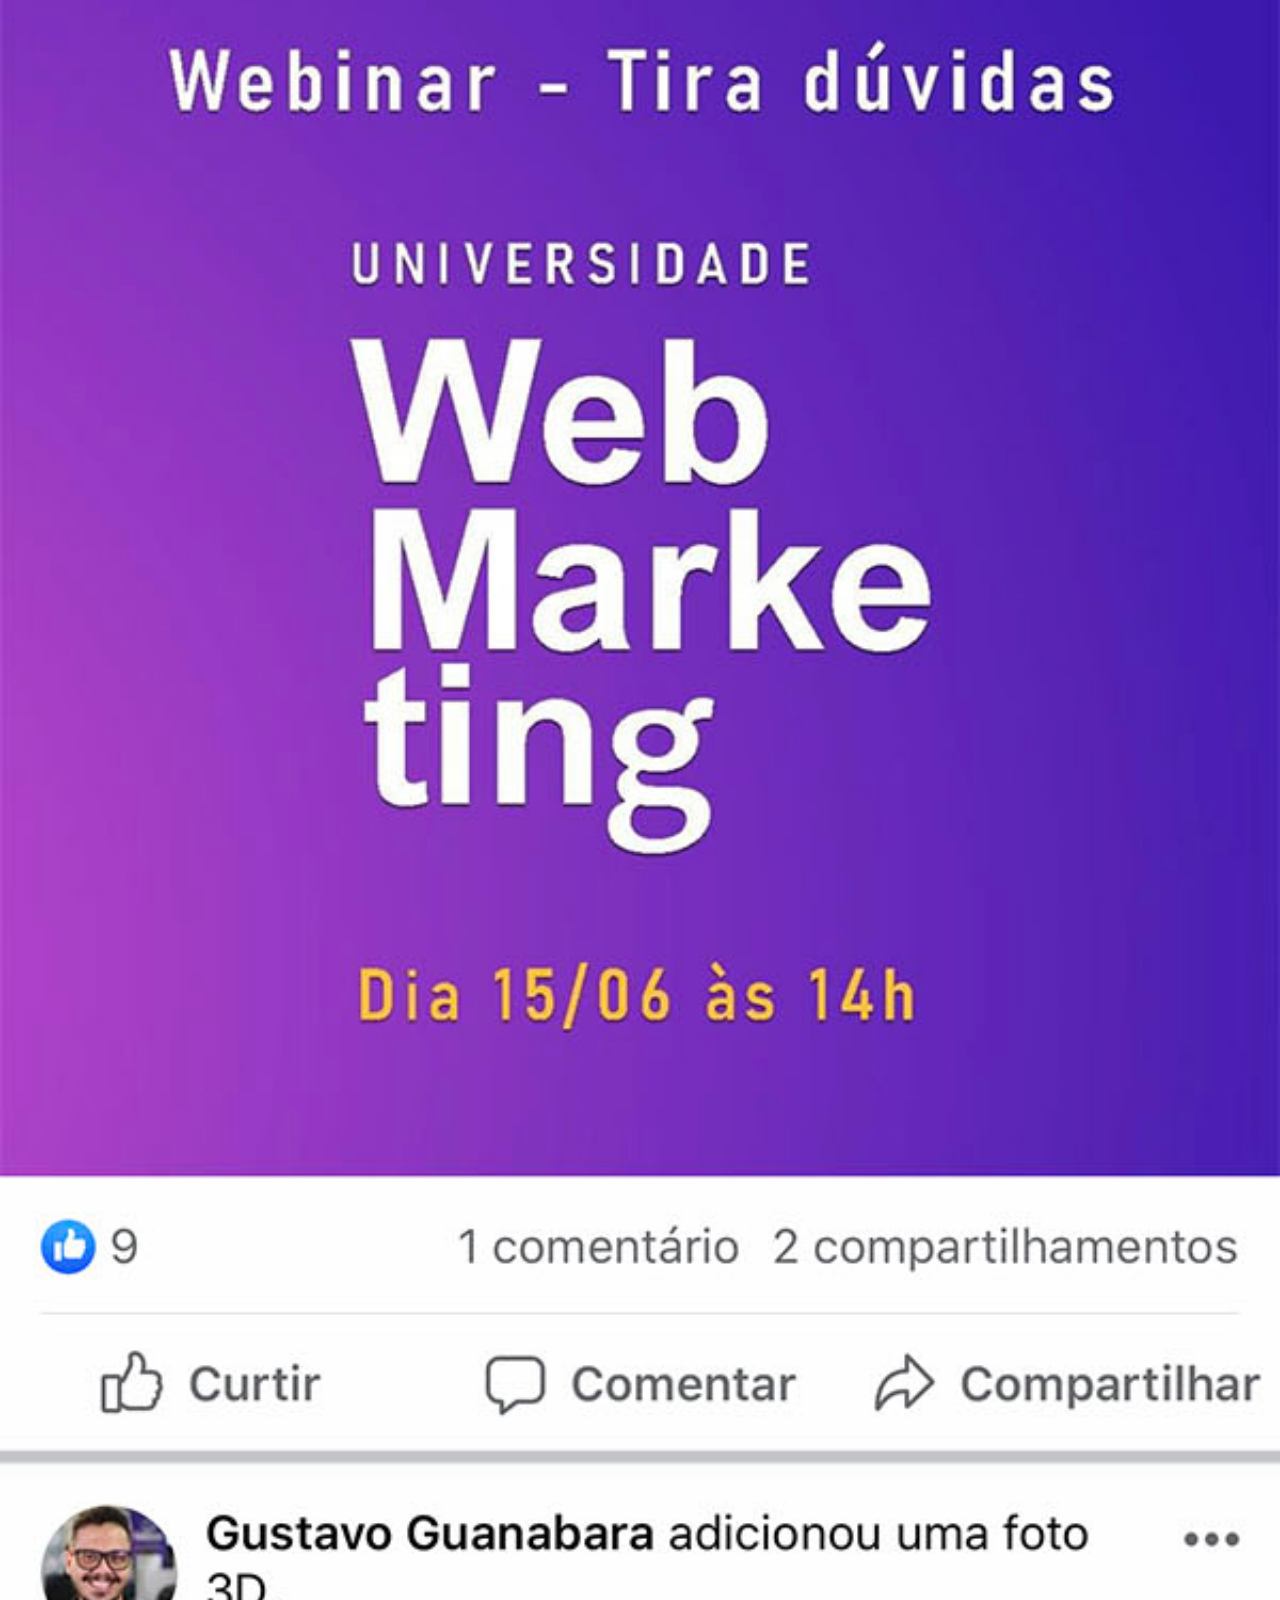
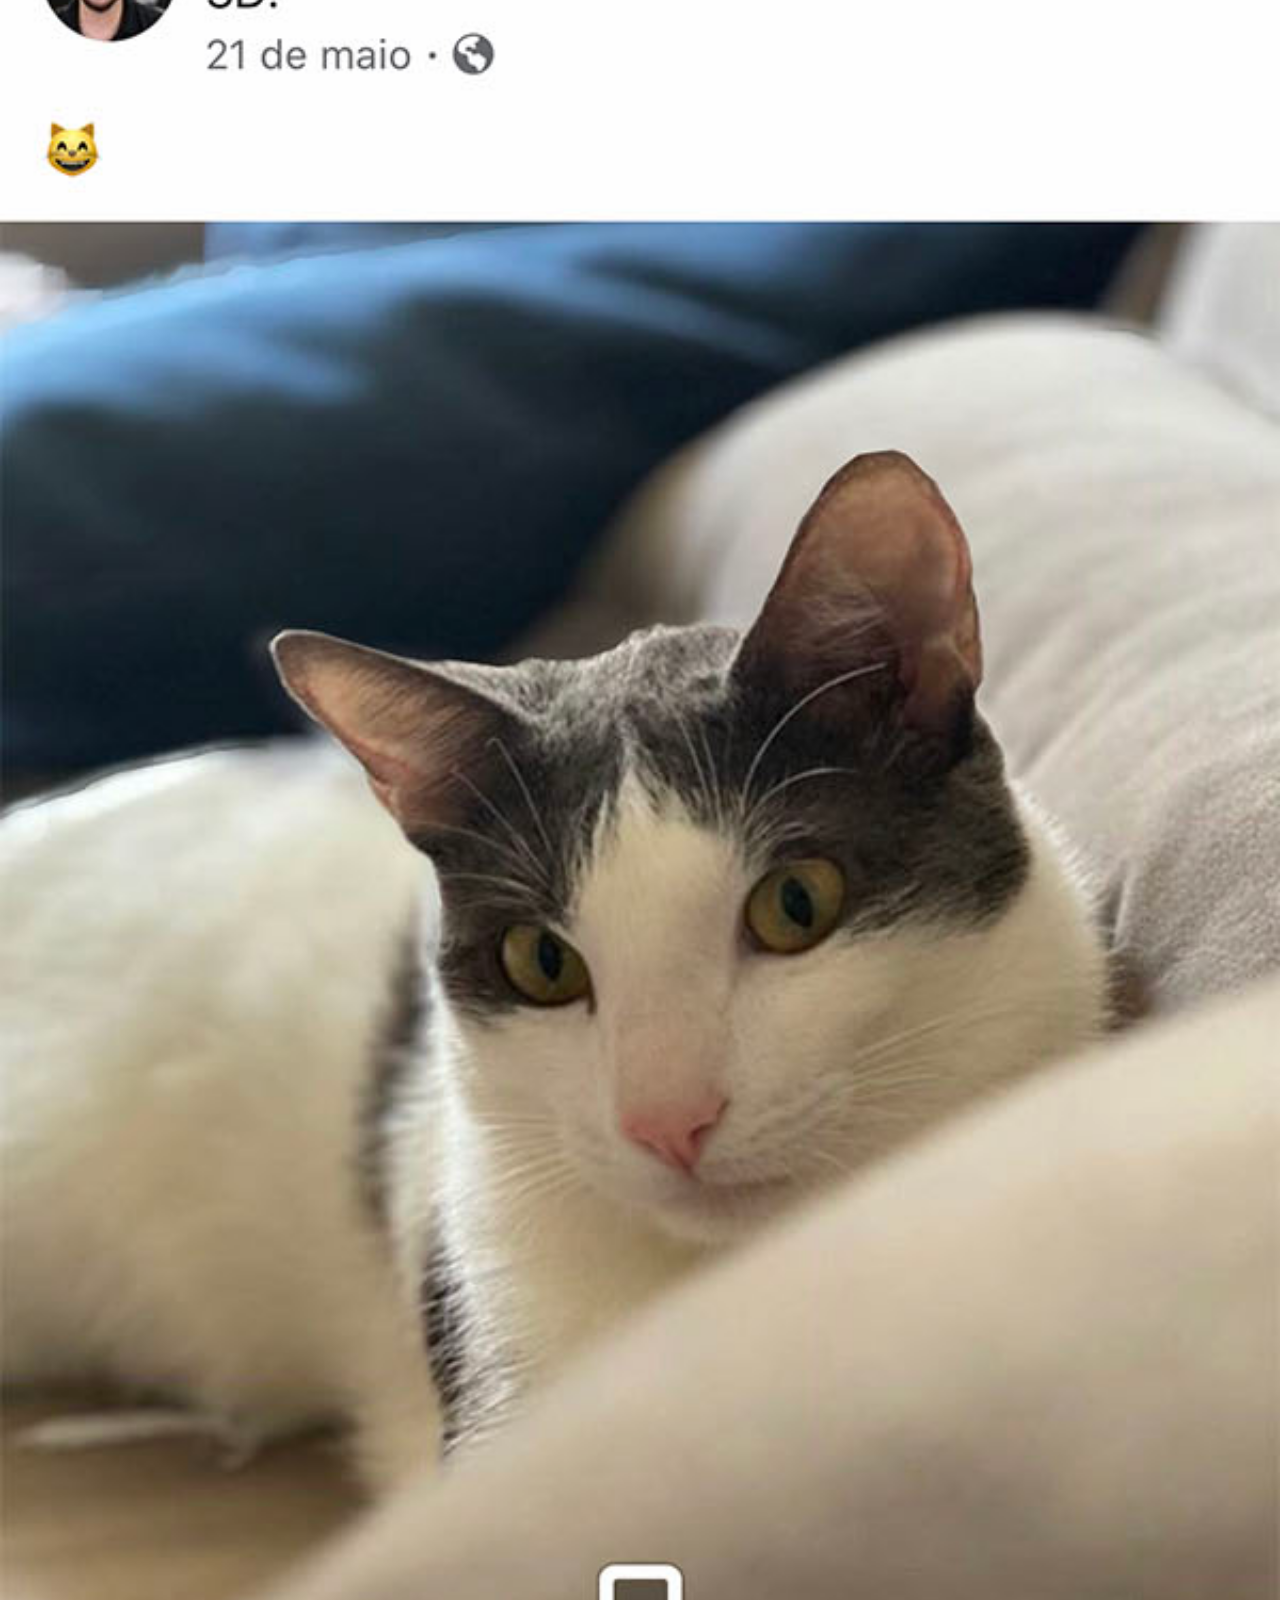
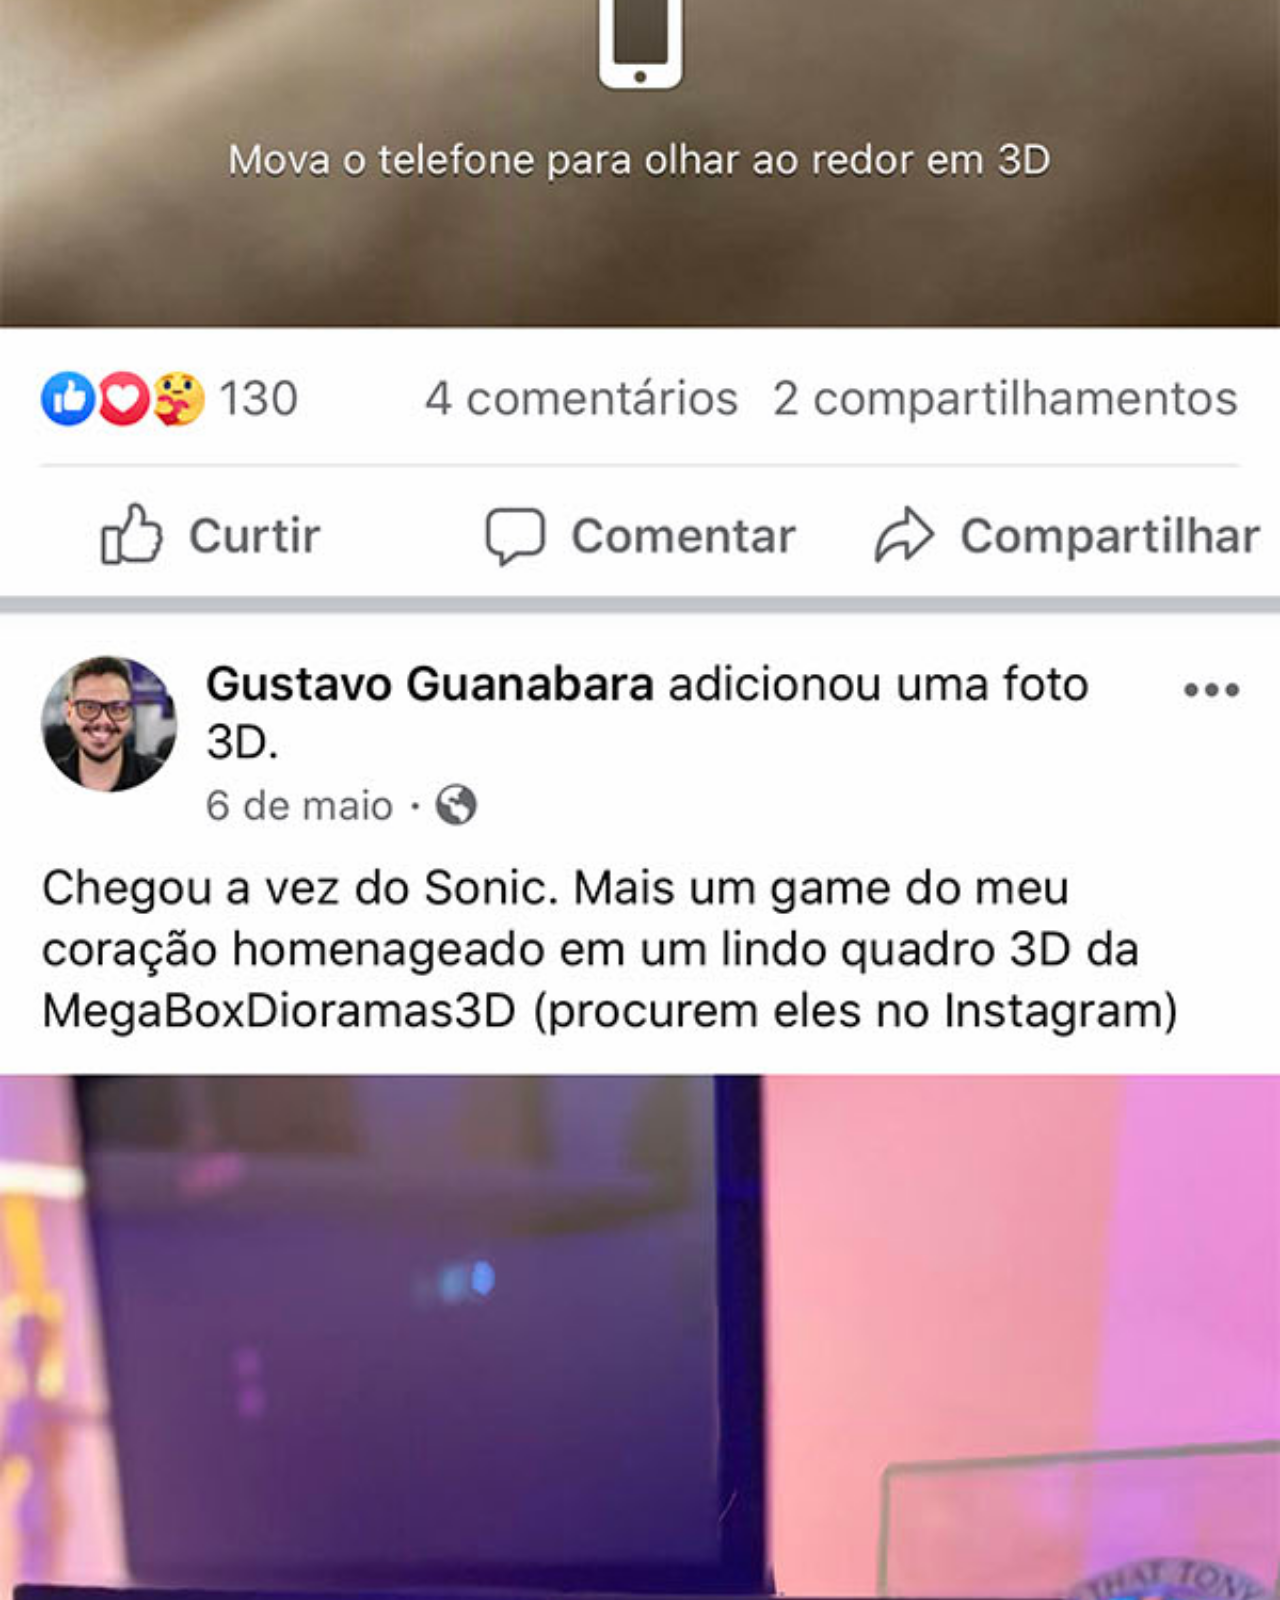
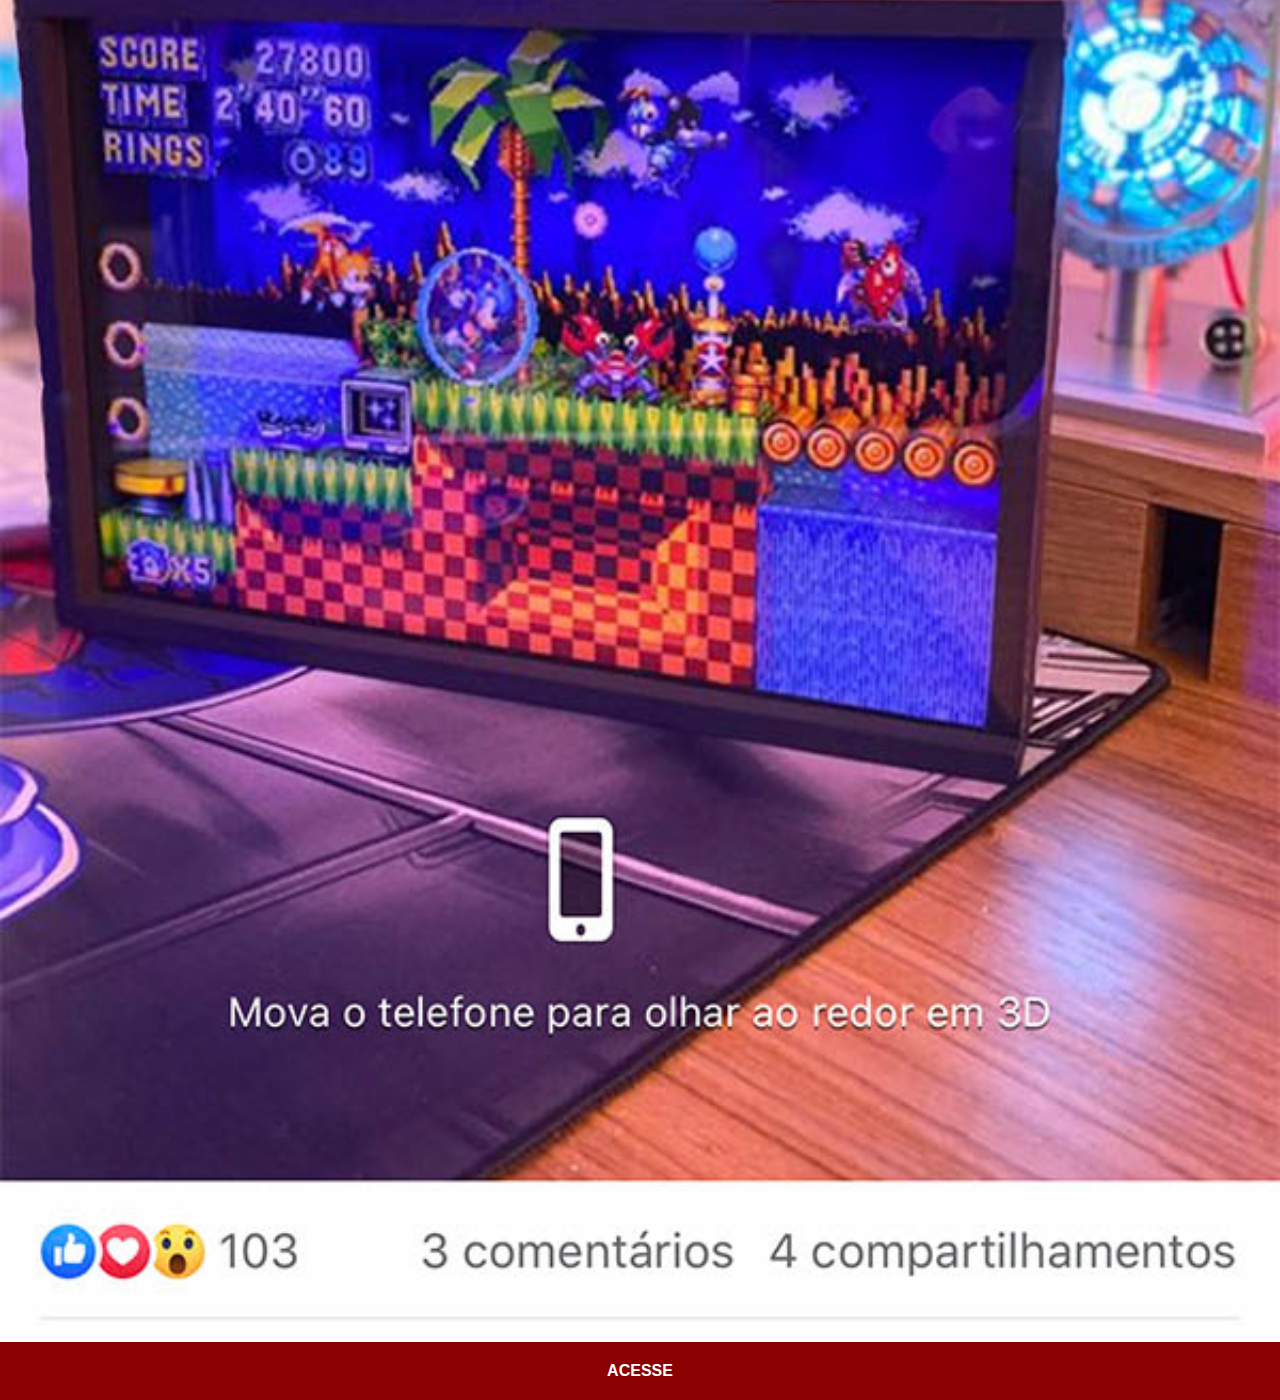
<file: Redes Sociais/facebook.html>
<!DOCTYPE html>
<html lang="pt-br">
<head>
    <meta charset="UTF-8">
    <meta name="viewport" content="width=device-width, initial-scale=1.0">
    <title>Facebook</title>
    <link rel="stylesheet" href="estilos/social.css">
</head>
<body>
    <img src="imagens/tela-facebook.jpg" alt="YouTube">
    <a href="https://www.facebook.com/gustavoguanabara/" target="_blank">ACESSE</a>
</body>
</html>
</file>
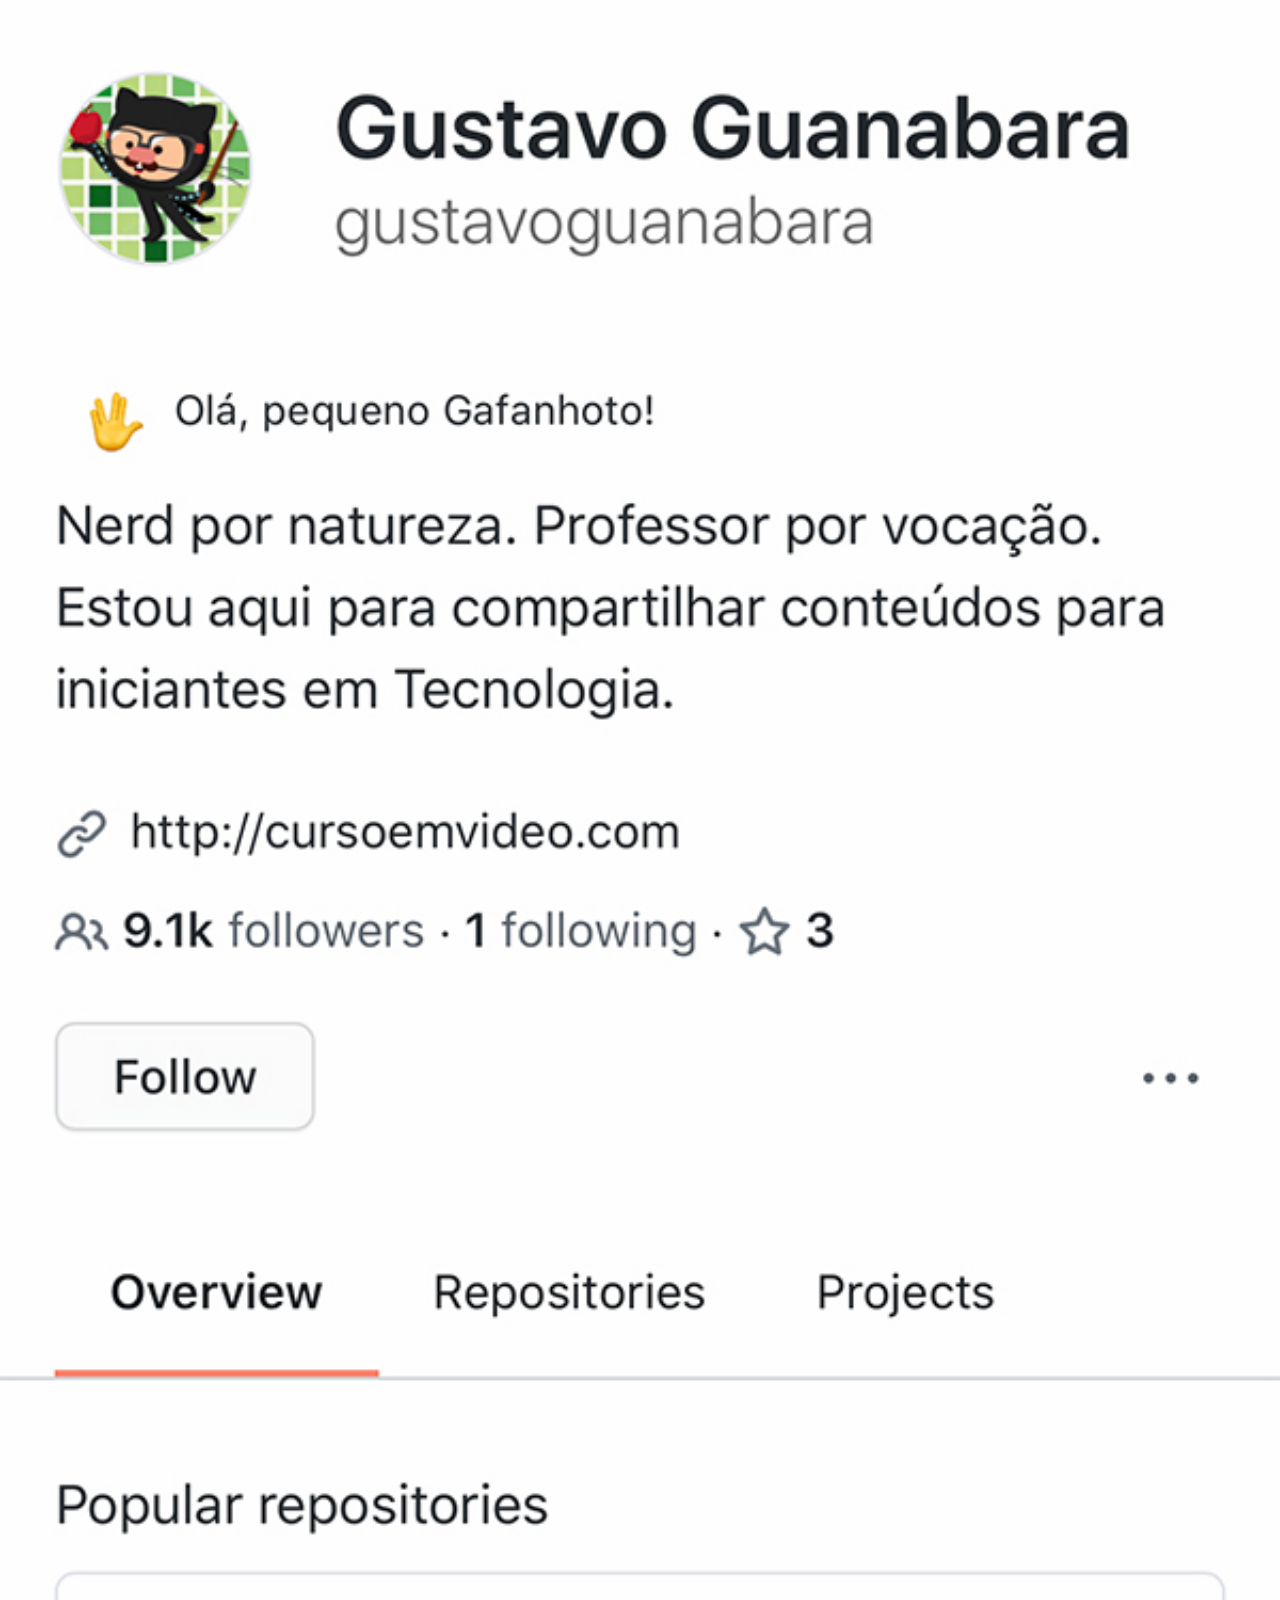
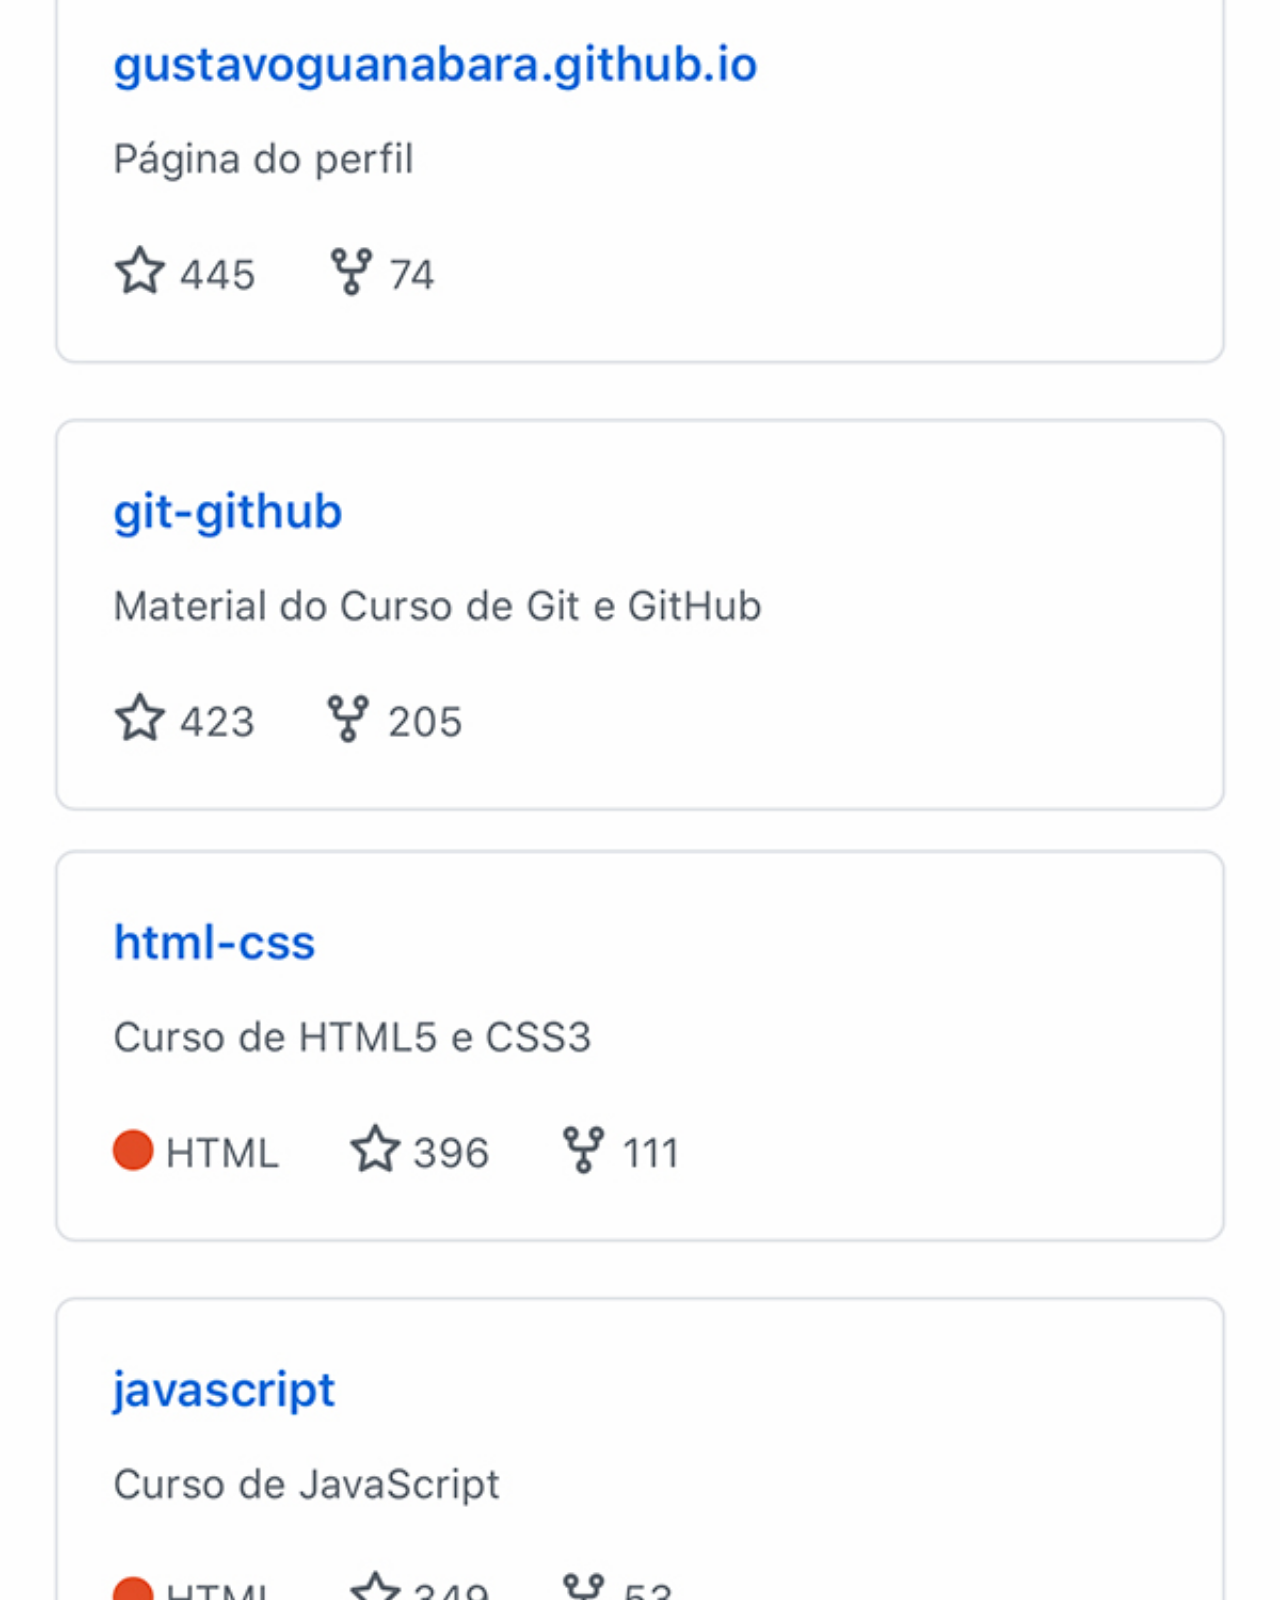
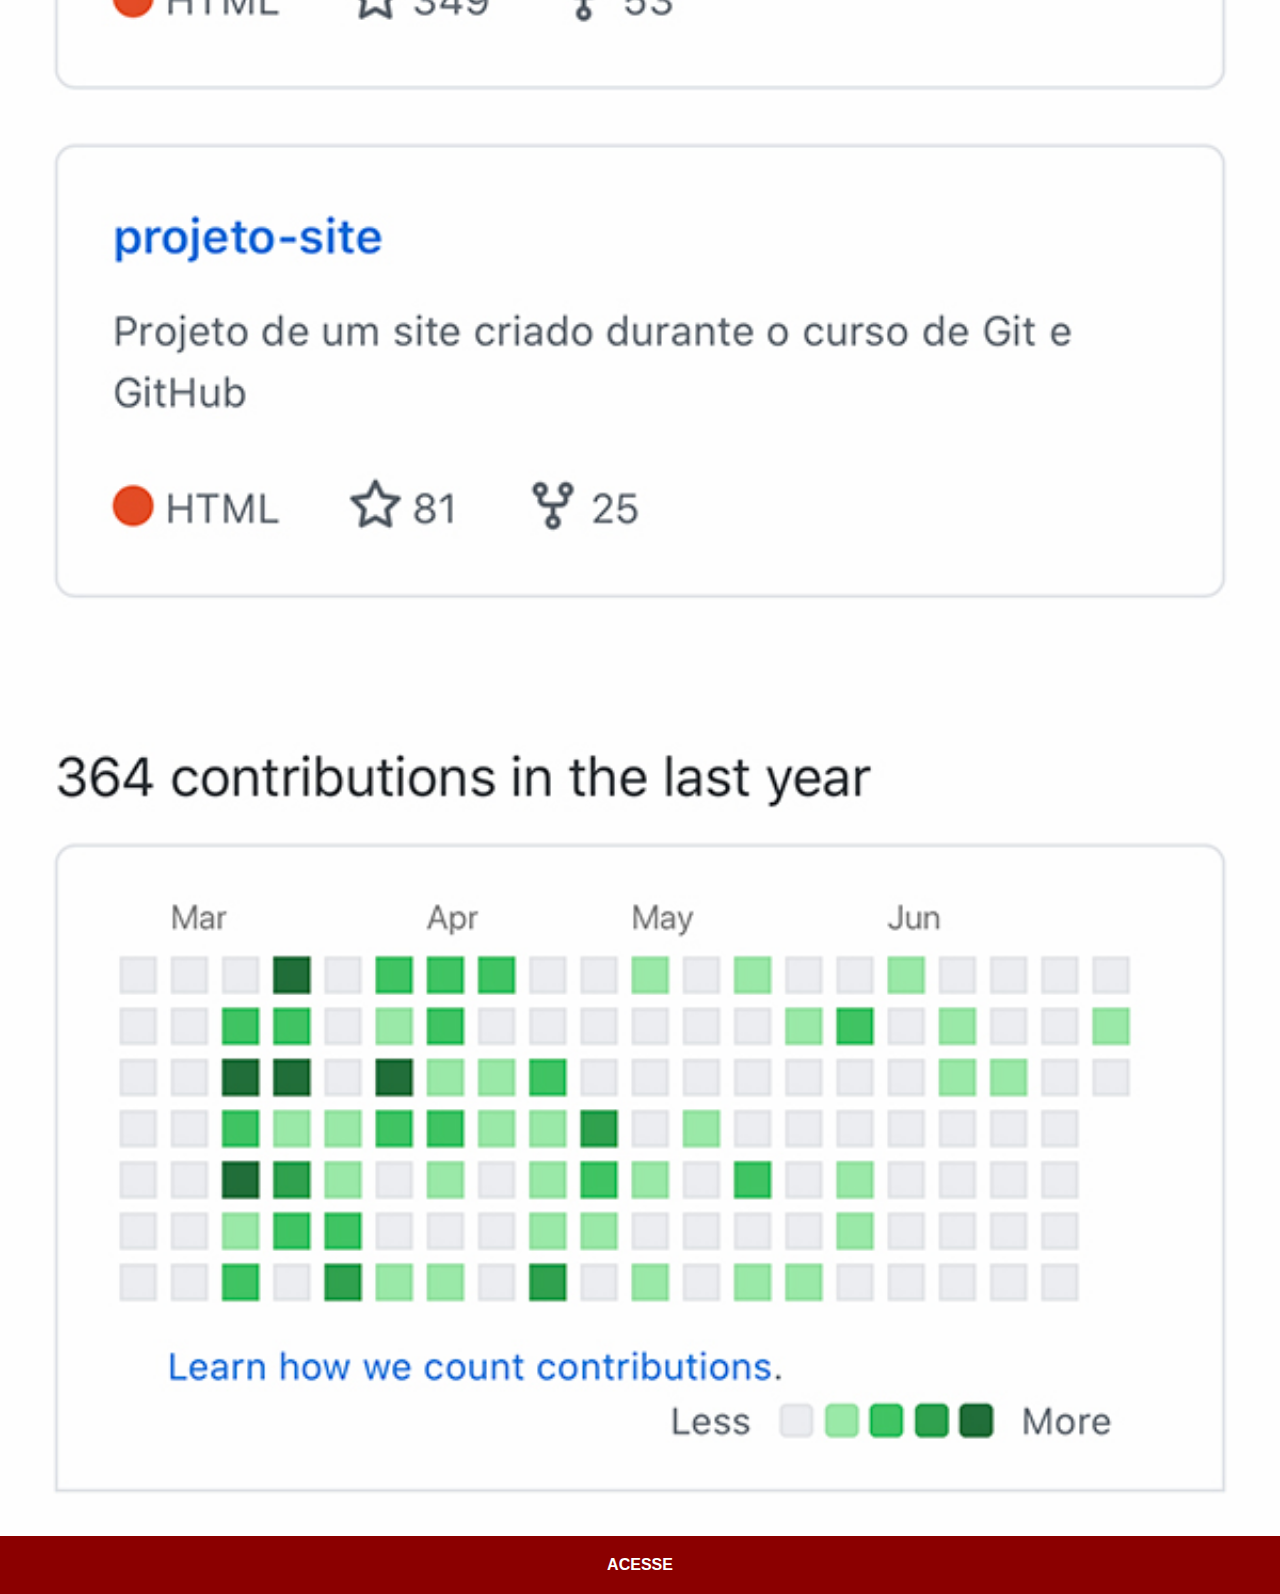
<file: Redes Sociais/github.html>
<!DOCTYPE html>
<html lang="pt-br">
<head>
    <meta charset="UTF-8">
    <meta name="viewport" content="width=device-width, initial-scale=1.0">
    <title>GitHub</title>
    <link rel="stylesheet" href="estilos/social.css">
</head>
<body>
    <img src="imagens/tela-github.jpg" alt="YouTube">
    <a href="https://github.com/gustavoguanabara/" target="_blank">ACESSE</a>
</body>
</html>
</file>
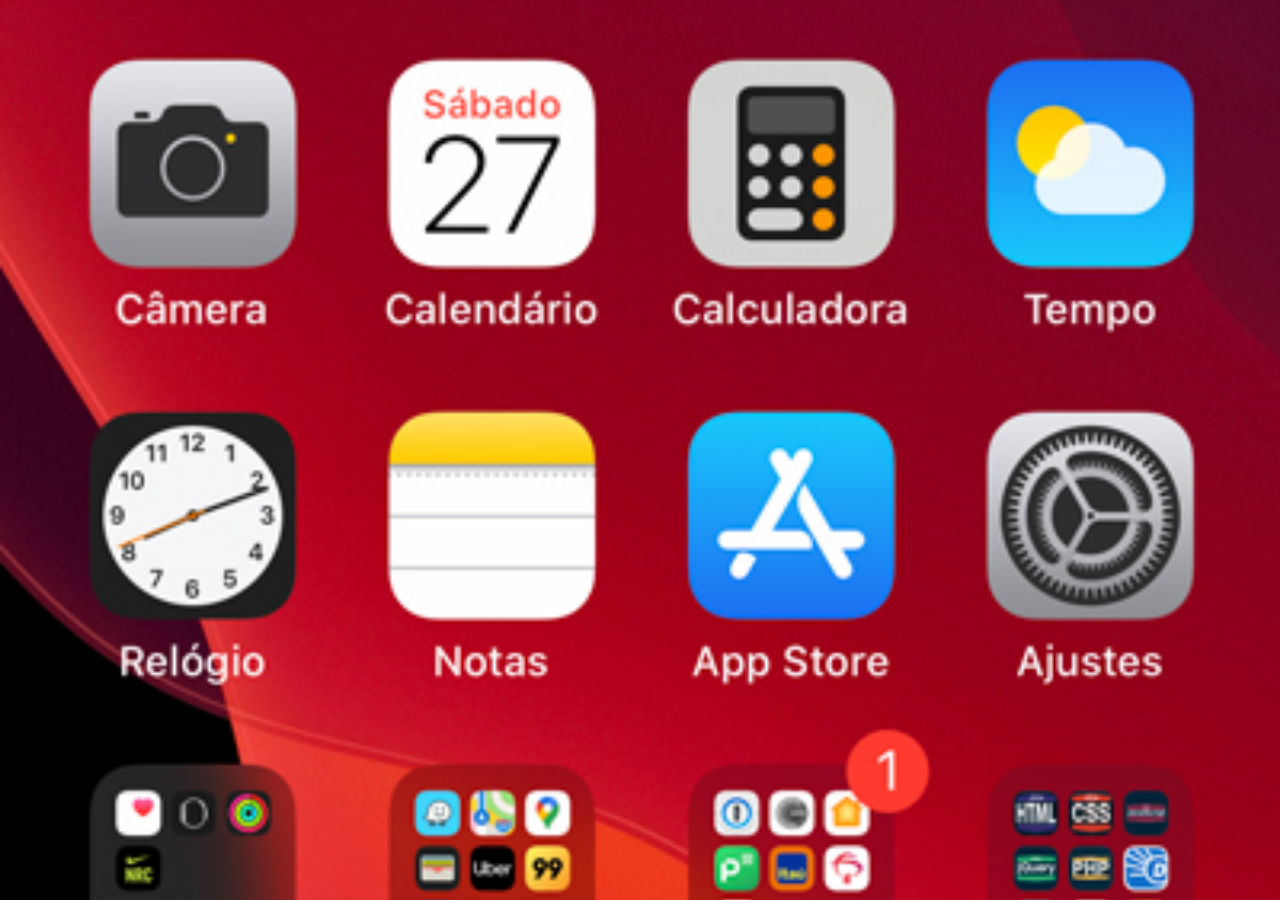
<file: Redes Sociais/home.html>
<!DOCTYPE html>
<html lang="pt-br">
<head>
    <meta charset="UTF-8">
    <meta name="viewport" content="width=device-width, initial-scale=1.0">
    <title>Home</title>
    <style>
        *{
            margin: 0px;
            padding: 0px;
        }

        body{
            width: 100vw;
            height: 100vh;
            background: black url('imagens/tela-home.jpg') no-repeat top center;
            background-size: cover;
        }
    </style>
</head>
<body>
    
</body>
</html>
</file>
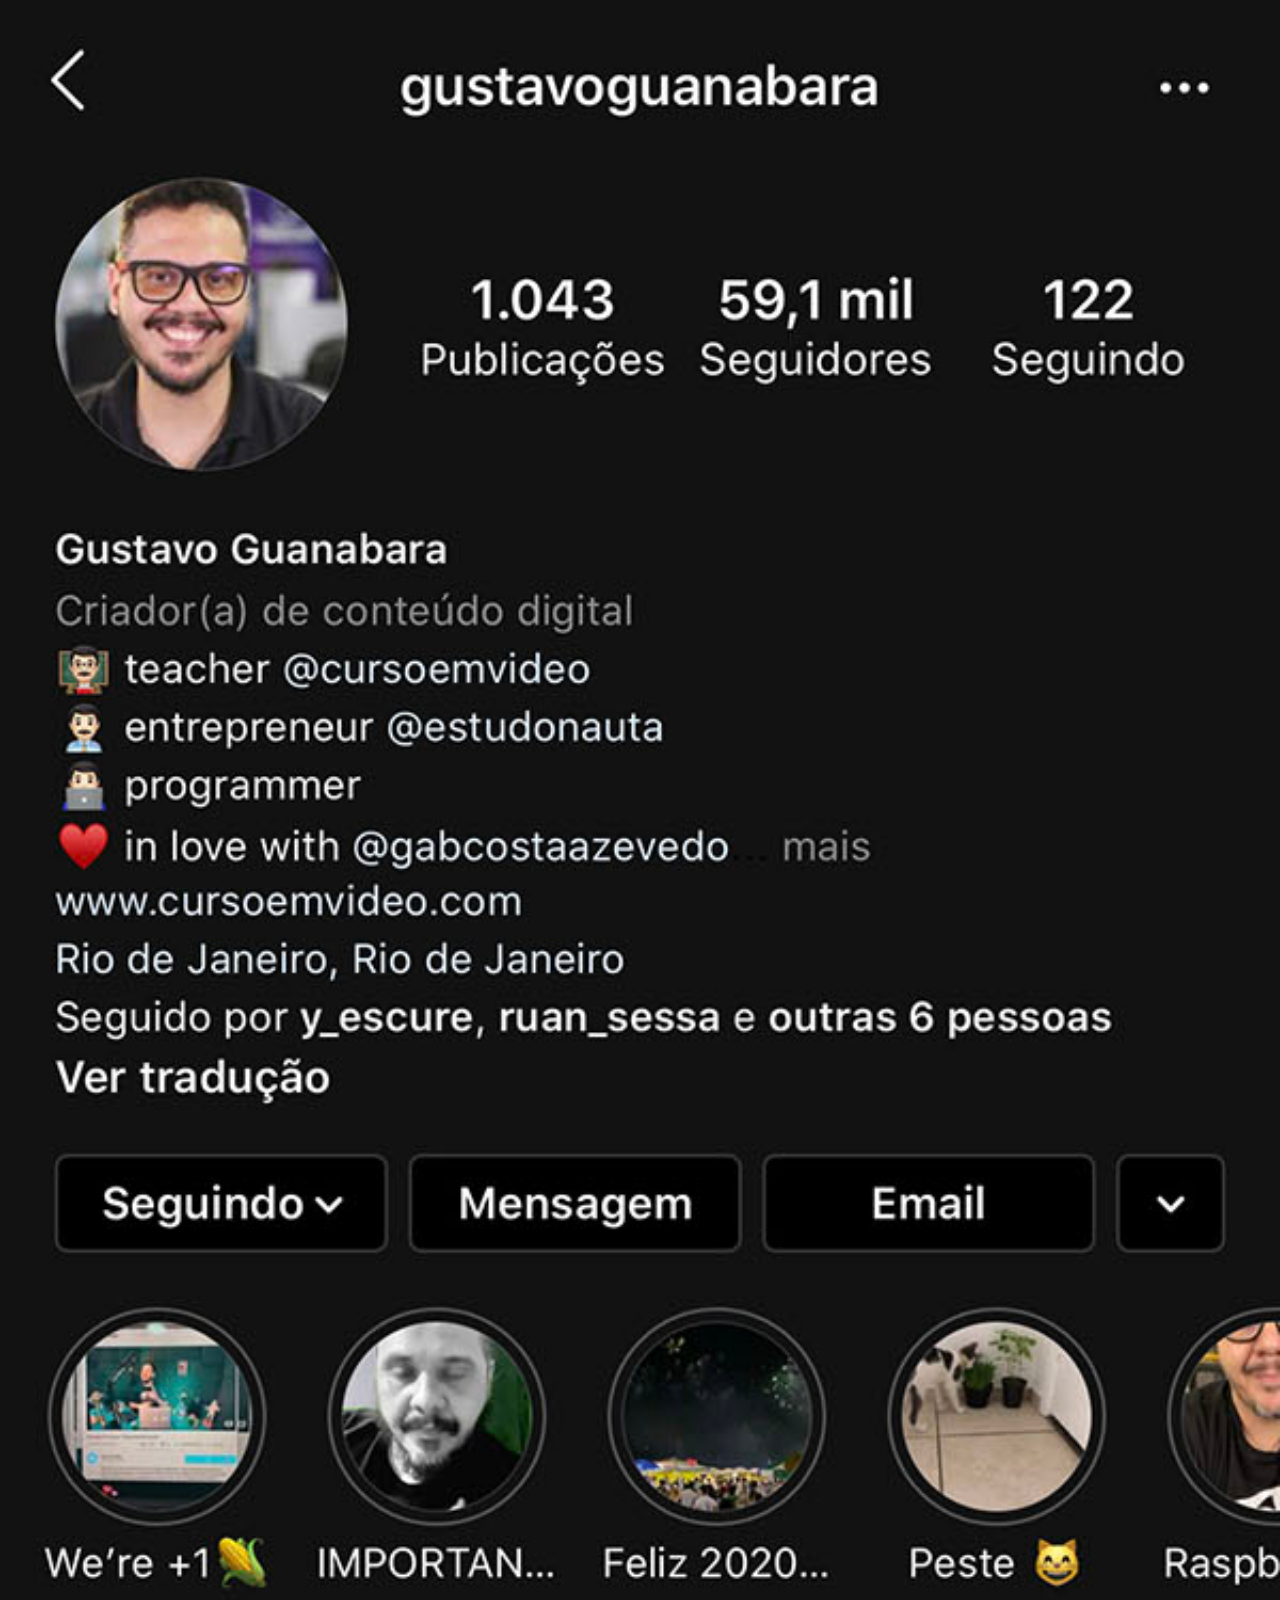
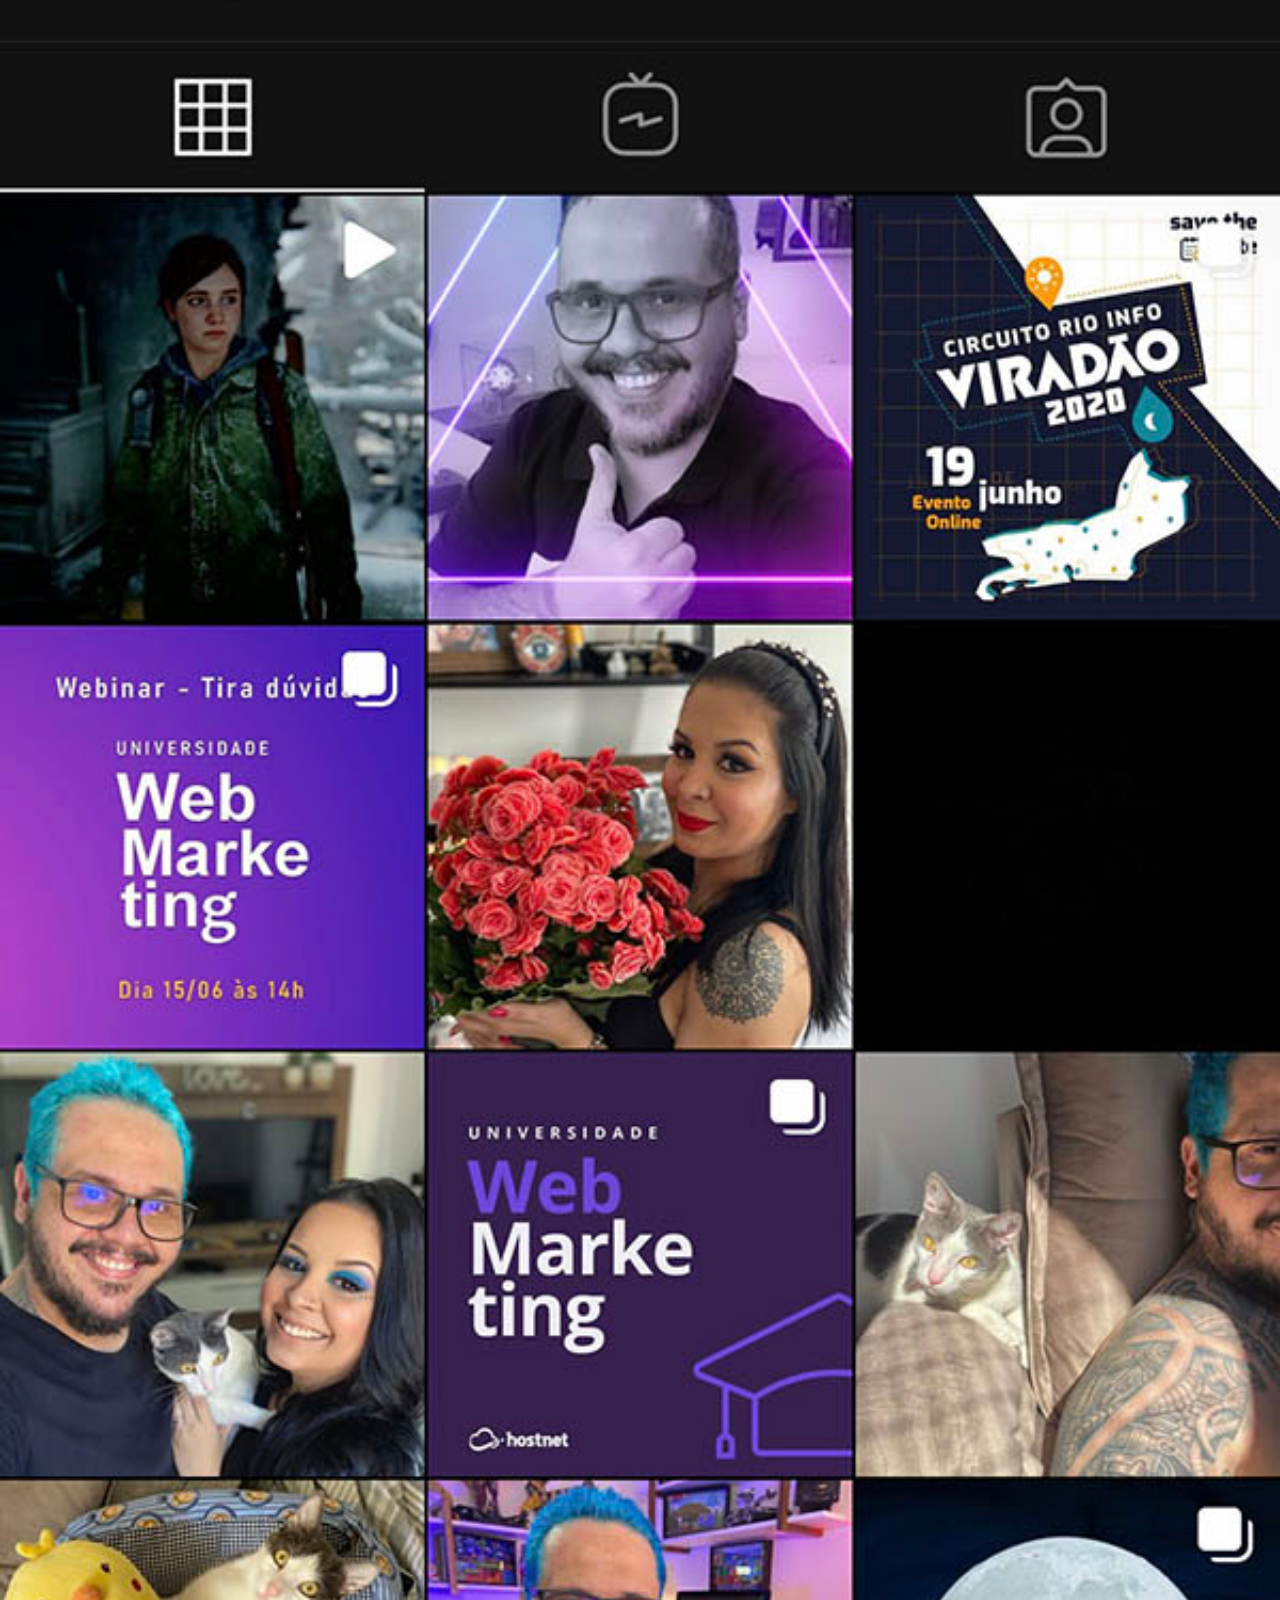
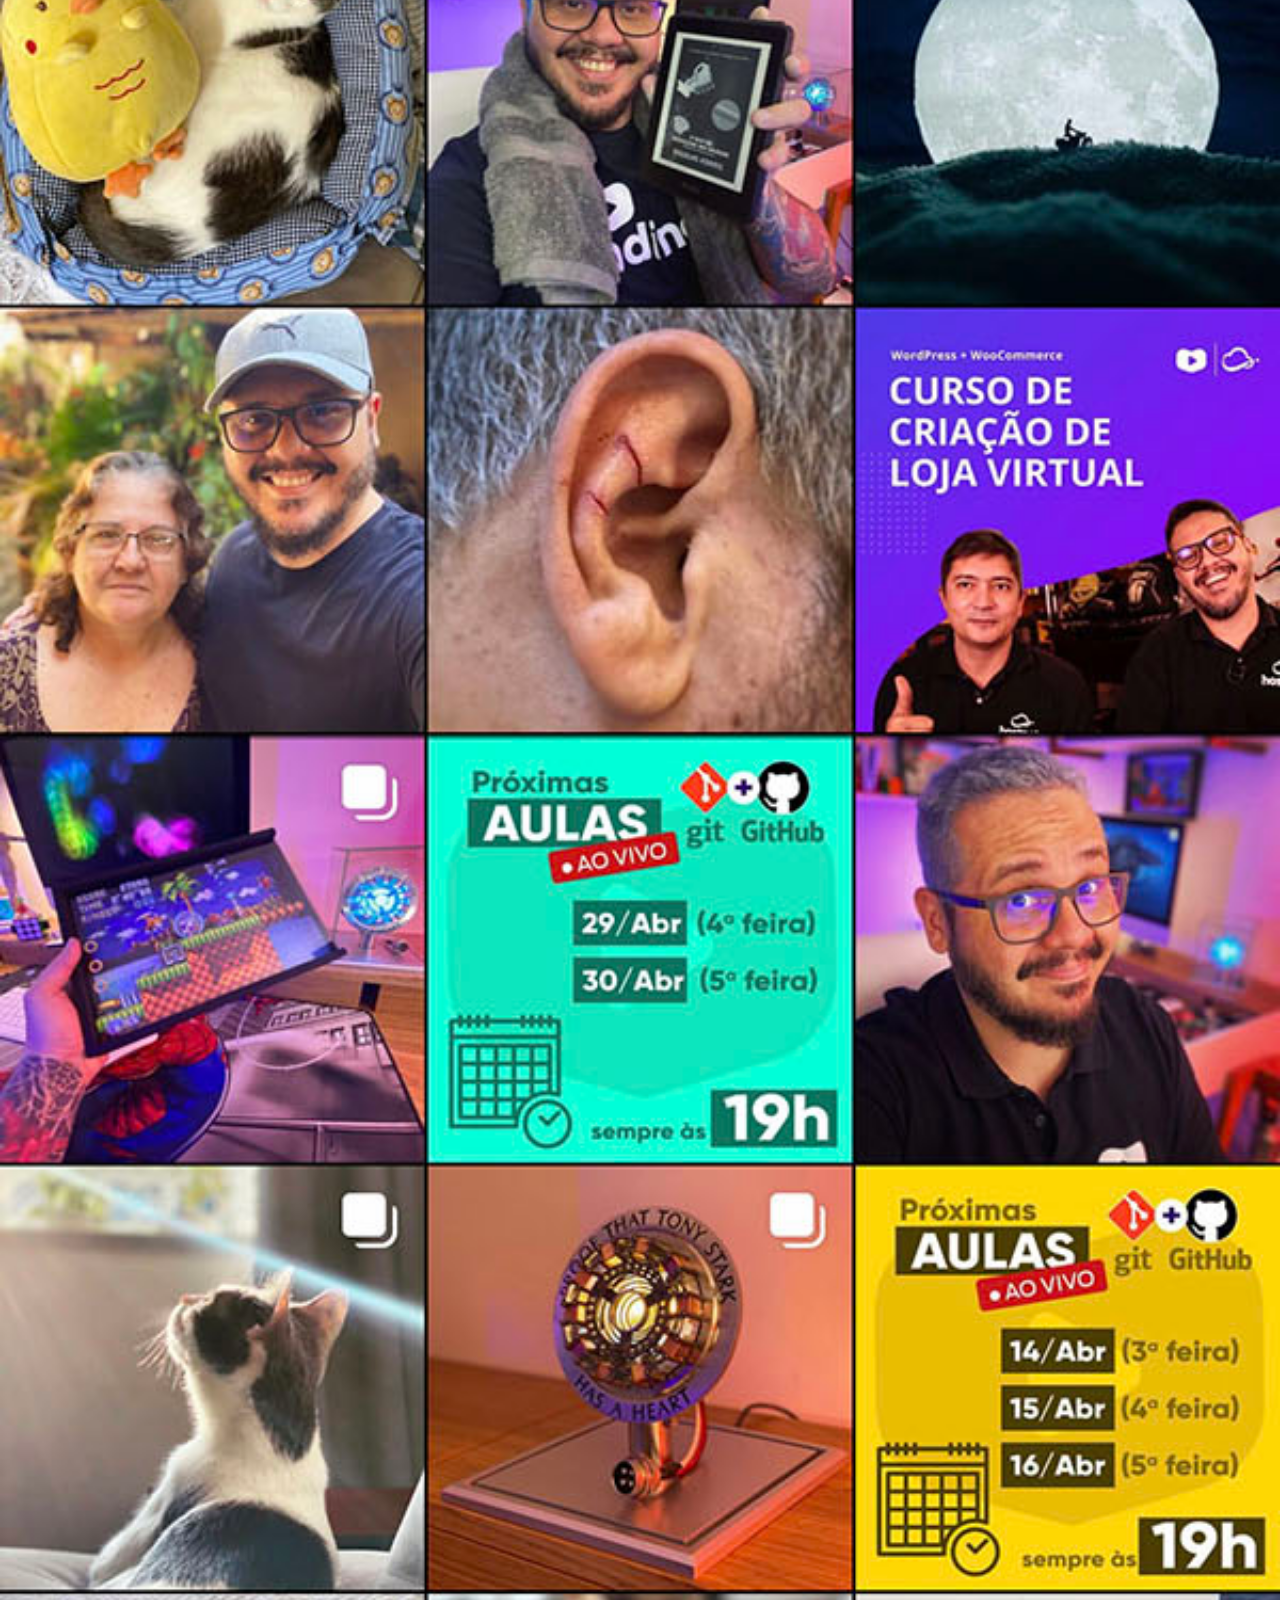
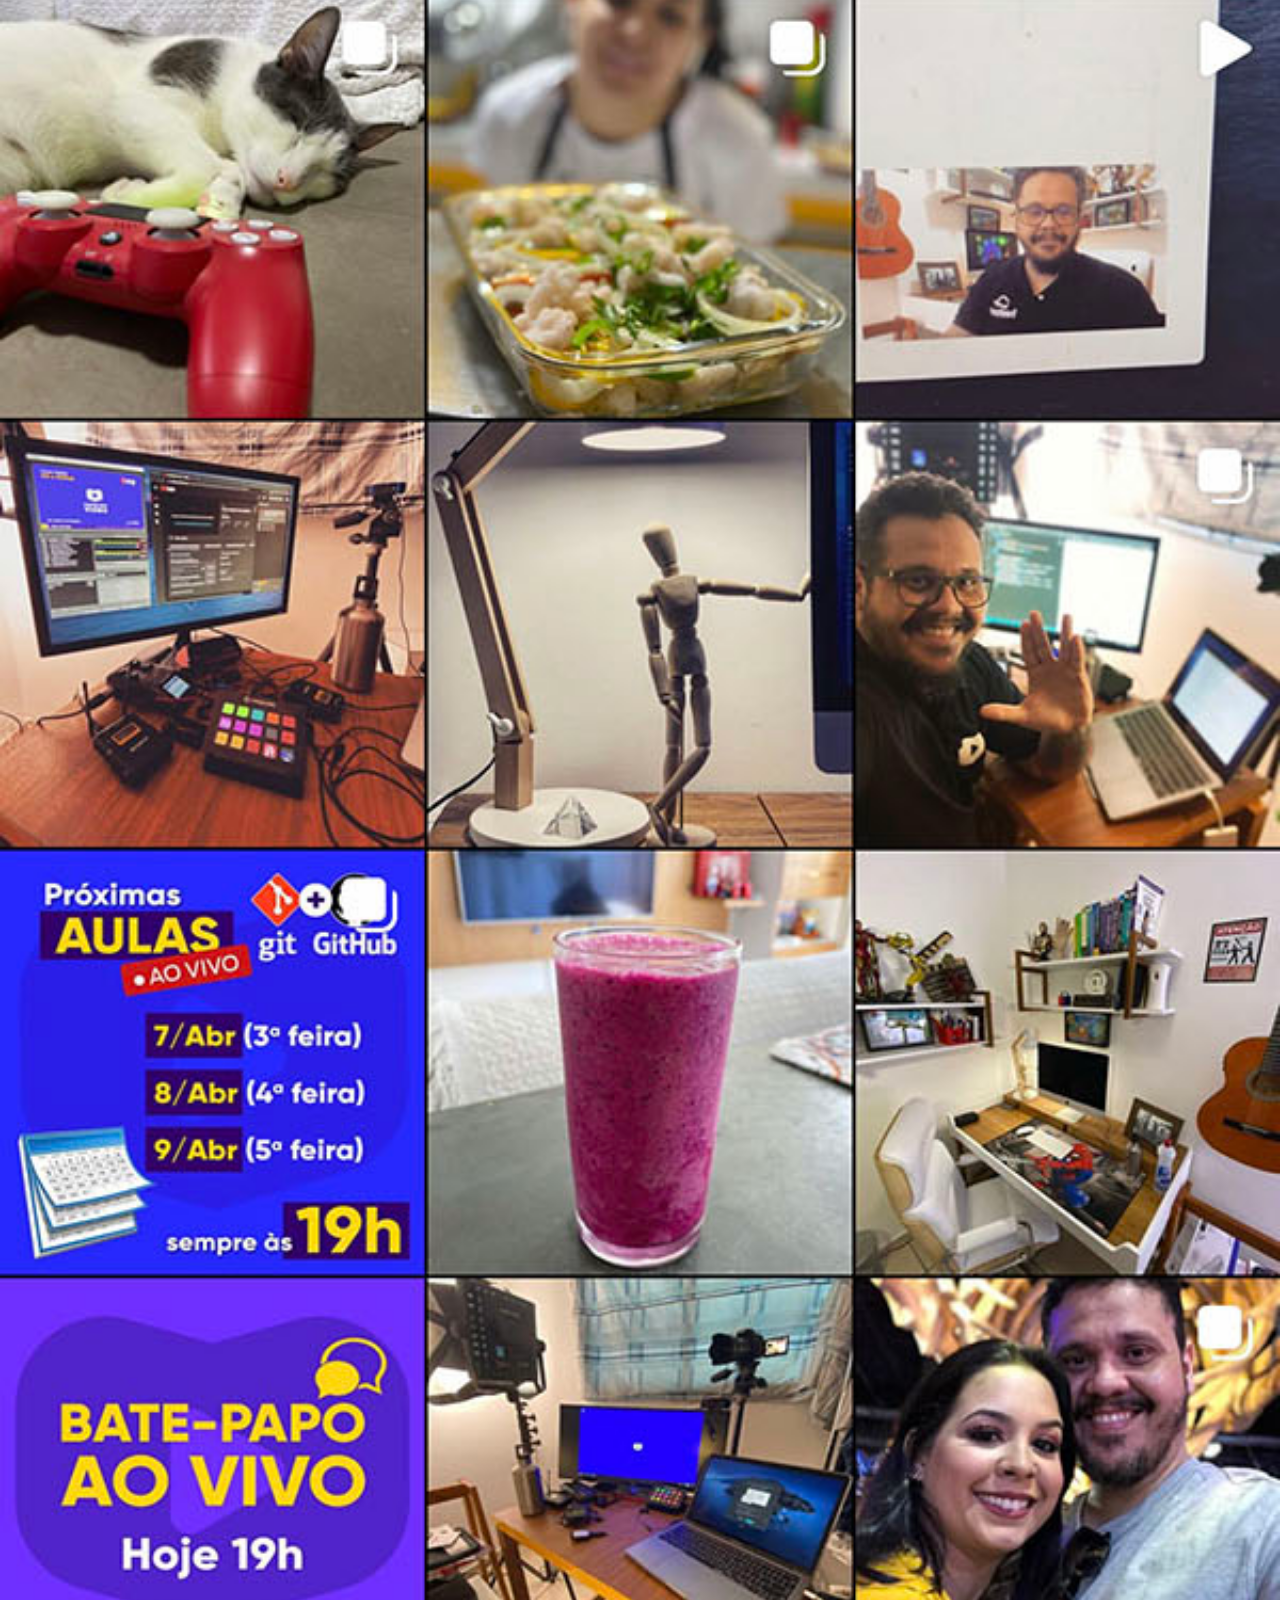
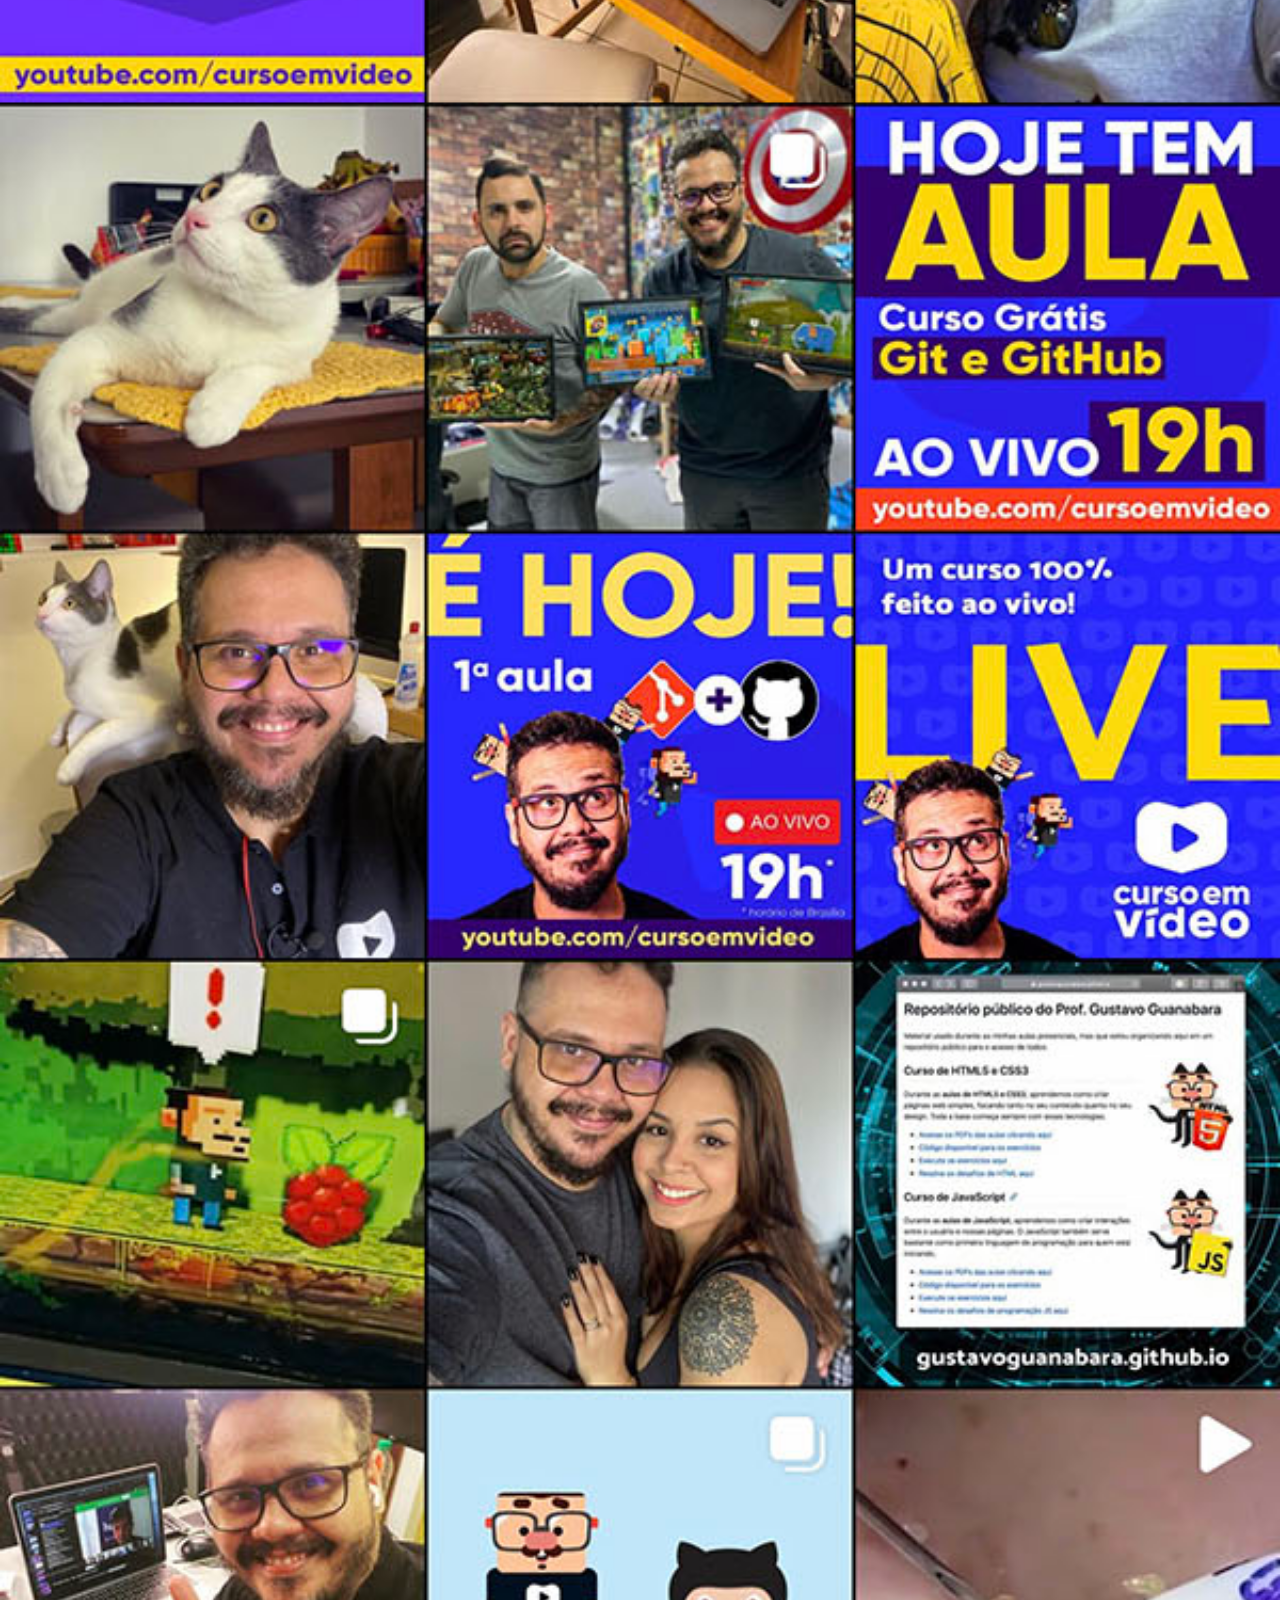
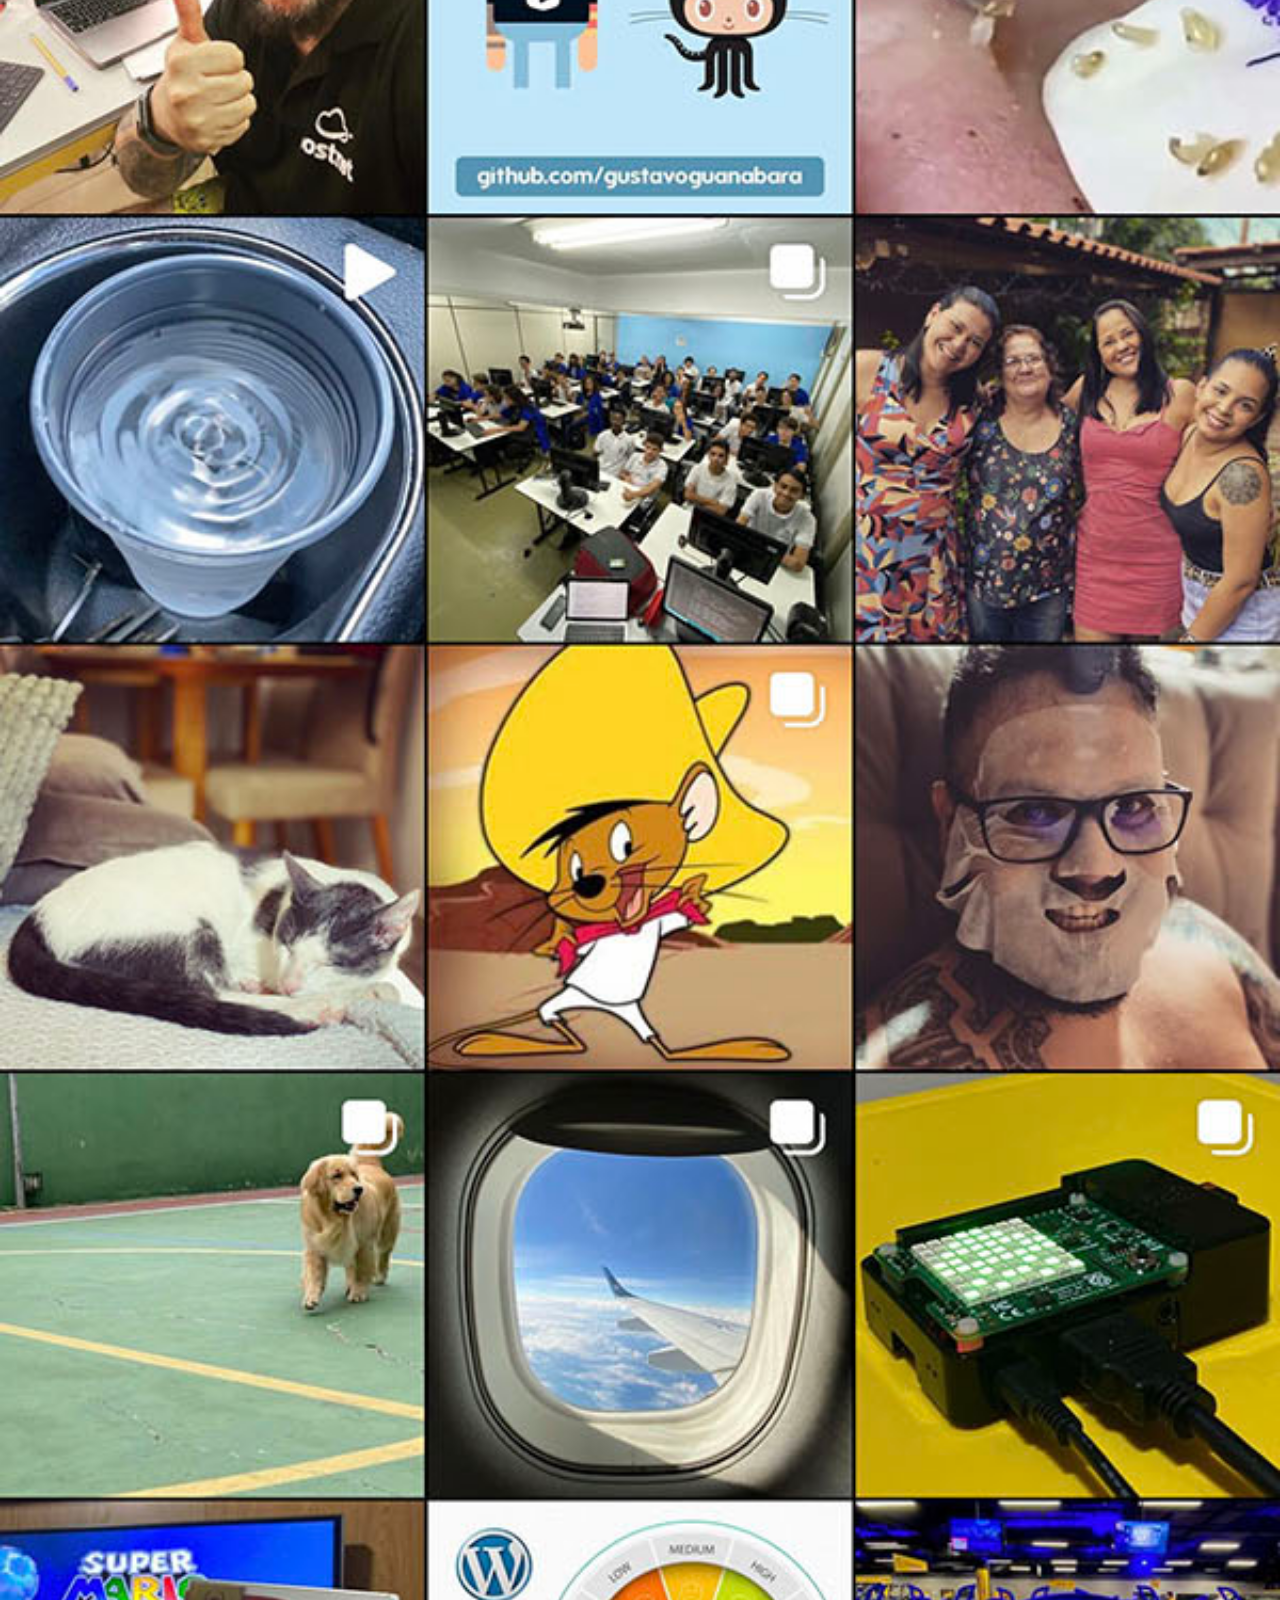
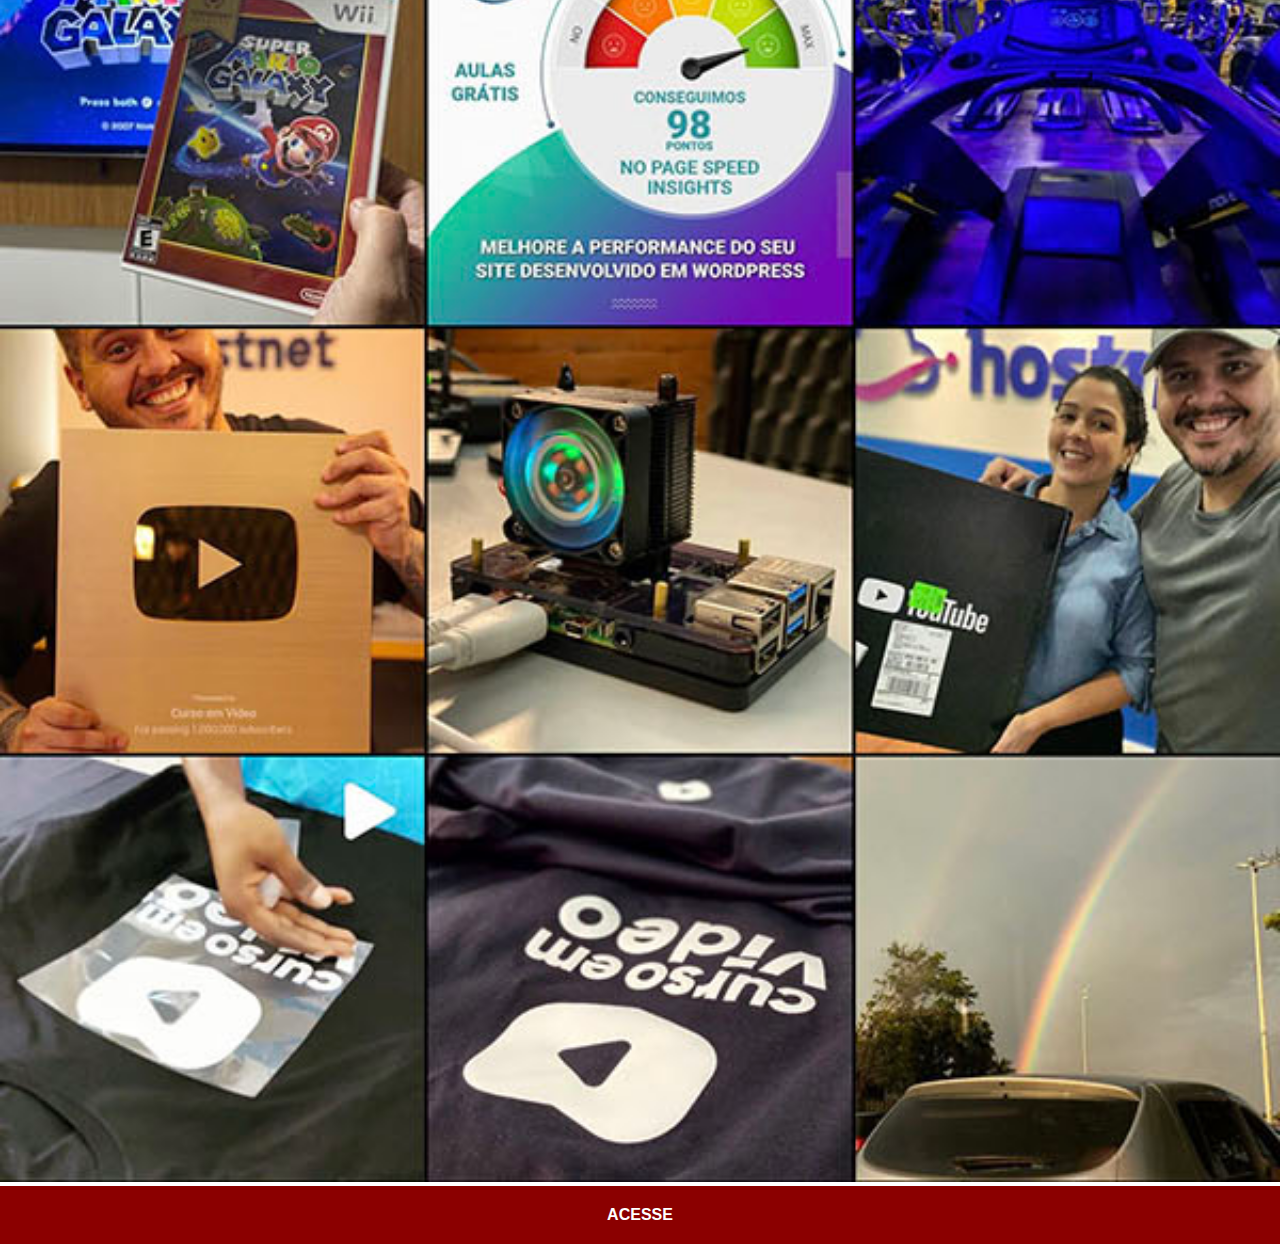
<file: Redes Sociais/instagram.html>
<!DOCTYPE html>
<html lang="pt-br">
<head>
    <meta charset="UTF-8">
    <meta name="viewport" content="width=device-width, initial-scale=1.0">
    <title>Instagram</title>
    <link rel="stylesheet" href="estilos/social.css">
</head>
<body>
    <img src="imagens/tela-instagram.jpg" alt="YouTube">
    <a href="https://www.instagram.com/gustavoguanabara/" target="_blank">ACESSE</a>
</body>
</html>
</file>
<file: Cordel Moderno/css/style.css>
@charset "UTF-8";

@import url('https://fonts.googleapis.com/css2?family=Passion+One&display=swap');
@import url('https://fonts.googleapis.com/css2?family=Sriracha&display=swap');

:root {
    --fonte1: Verdana, Geneva, Tahoma, sans-serif;
    --fonte2: 'Passion One', cursive;
    --fonte3: 'Sriracha', cursive;
}

* {
    margin: 0px;
    padding: 0px;
}

html, body {
    min-height: 100vh;
    background-color: darkgray;
    font-family: var(--fonte1);
}

header {
    background-color: black;
    color: white;
    text-align: center;
}

header > h1 {
    padding-top: 50px;
    font-variant: small-caps;
    font-family: var(--fonte2);
    font-size: 10vw;
}

header > p {
    padding-bottom: 50px;
}

header a, footer a {
    color: white;
    text-decoration: none;
    font-weight: bolder;
}

header a:hover, footer a:hover {
    text-decoration: underline;
}

section {
    padding-top: 10vh;
    padding-bottom: 10vh;
    line-height: 2em;
    padding-left: 30px;
    font-family: var(--fonte3);
    font-size: 3.5vw;
}

section > p {
    padding-bottom: 2em;
}

section.normal {
    background-color: white;
    color: black;
}

section.imagem {
    background-color: rgb(51, 51, 51);
    color: white;
    box-shadow: inset 6px 6px 13px 0px rgba(0, 0, 0, 0.473);
    background-size: cover;
    background-attachment: fixed;
}

section.imagem > p {
    display: inline-block;
    padding: 5px;
    background-color: rgba(0, 0, 0, 0.514);
    text-shadow: 1px 1px 0px black;
}

section#img01{
    background-image: url('../img/background001.jpg');
    background-position: right center;
}

section#img02{
    background-image: url('../img/background002.jpg');
}

footer {
    background-color: black;
    color: white;
    text-align: center;
    padding: 10px;
}
</file>
<file: Leon Augusto/css/style.css>
@import url('https://fonts.googleapis.com/css2?family=Poppins:wght@100;200;300;400;500;600;700&display=swap');

:root{
    --blue:#1E88E5;
    --black: #444;
    --light-color:#777;
    --bg-color:#e6e6e6;
    --border:.1rem solid rgba(0,0,0,.2);
    --box-shadow:.4rem .4rem 1rem #ccc,
                -.4rem -.4rem 1rem #fff;
    --box-shadow-inset:.4rem .4rem 1rem #ccc inset,
                      -.4rem -.4rem 1rem #fff inset;
}

*{
    font-family: 'Poppins', sans-serif;
    margin:0; padding:0;
    box-sizing: border-box;
    outline: none; border:none;
    text-decoration: none;
    transition: .2s linear;
}

html{
    font-size: 62.5%;
    overflow-x: hidden;
    scroll-behavior: smooth;
}

body{
    background: var(--bg-color);
    padding-left: 30rem;
}

body.active{
    --black:#fff;
    --light-color:#ddd;
    --bg-color:#222;
    --border:.1rem solid rgba(0,0,0,.4);
    --box-shadow:.4rem .4rem 1rem #111,
                -.4rem -.4rem 1rem #333;
    --box-shadow-inset:.4rem .4rem 1rem #111 inset,
                      -.4rem -.4rem 1rem #333 inset;
}

section{
    min-height: 100vh;
    padding:2rem;
}

.btn{
    margin-top: 1rem;
    display: inline-block;
    padding:1rem 3.5rem;
    border-radius: .5rem;
    font-size: 1.7rem;
    cursor: pointer;
    background: none;
    color:var(--black);
    box-shadow: var(--box-shadow);
}

.btn:hover{
    box-shadow: var(--box-shadow-inset);
    color:var(--blue);
}

.heading{
    text-align: center;
    font-size: 5rem;
    color:var(--black);
    text-transform: uppercase;
    padding-bottom: 2rem;
}

.heading span{
    color:var(--blue);
    text-transform: uppercase;
}

.header{
    position: fixed;
    top:0; left: 0;
    z-index: 999;
    background: var(--bg-color);
    width: 30rem;
    border-right: var(--border);
    height: 100%;
    padding:2rem;
    text-align: center;
}

/* .header & .home */ .user img{
    margin:1rem 0;
    border:1rem solid transparent;
    border-radius: 50%;
    height: 18rem;
    width: 18rem;
    box-shadow: var(--box-shadow);
}

.header .user h3{
    color:var(--black);
    font-size: 2.5rem;
}

.header .user p{
    color:var(--blue);
    font-size: 1.5rem;
}

/* .header & .home */ .navbar{
    padding-top: 1rem;
}

/* .header & .home */ .navbar a{
    display: block;
    margin:1.5rem 0;
    padding:.7rem;
    border-radius: 5rem;
    font-size: 2rem;
    box-shadow: var(--box-shadow);
    color:var(--black);
}

/* .header & .home */ .navbar a:hover{
    box-shadow: var(--box-shadow-inset);
    color: var(--blue);
}

#menu-btn{
    position: fixed;
    top:1.5rem; left: 2rem;
    z-index: 1000;
    height: 5rem;
    width: 5rem;
    line-height: 5rem;
    border-radius: 50%;
    font-size: 2rem;
    cursor: pointer;
    box-shadow: var(--box-shadow);
    text-align: center;
    color:var(--black);
    background: var(--bg-color);
    display: none;
}

#menu-btn:hover{
    color:var(--blue);
    box-shadow: var(--box-shadow-inset);
}

#menu-btn > #mobile_navbar{
    display: none;
}

#menu-btn > #mobile_navbar > a{
    height: 5rem;
    width: 5rem;
    border-radius: 50%;
    background: var(--bg-color);
}

.home{
    display: flex;
    flex-flow: column;
    align-items: center;
    justify-content: center;
    text-align: center;
}

.home .content h3{
    font-size: 7rem;
    color:var(--black);
    line-height: 1.1;
    text-transform: uppercase;
}

.home .content p{
    font-size: 2rem;
    color:var(--blue);
    padding-bottom: .5rem;
}

.home .share{
    position: relative;
    top: 10rem;
    border-radius: .5rem;
    box-shadow: var(--box-shadow);
    padding:1rem;
}

.home .share a{
    height: 5rem;
    width: 5rem;
    line-height: 5rem;
    box-shadow: var(--box-shadow);
    margin:.5rem;
    font-size: 2rem;
    color:var(--black);
    border-radius: .5rem;
}

.home .share a:hover{
    box-shadow: var(--box-shadow-inset);
    color:var(--blue);
}

.about .row{
    display: flex;
    align-items: center;
    flex-wrap: wrap-reverse;
    gap:2rem;
}

.about .row .box-container{
    flex:1 1 40rem;
    display: flex;
    gap:1.5rem;
    flex-wrap: wrap;
}

.about .row .box-container .box{
    flex:1 1 18rem;
    text-align: center;
    padding:2rem;
    border-radius: .5rem;
    box-shadow: var(--box-shadow);
}

.about .row .box-container .box h3{
    font-size: 5rem;
    color:var(--black);
    line-height: 1.1;
}

.about .row .box-container .box p{
    font-size: 1.7rem;
    color:var(--light-color);
    padding:.5rem 0;
}

.about .row .content{
    flex:1 1 40rem;
}

.about .row .content h3{
    font-size: 3.5rem;
    color:var(--black);
    line-height: 1.8;
}

.about .row .content h3 span{
    color:var(--blue);
}

.about .row .content p{
    font-size: 1.7rem;
    color:var(--light-color);
    line-height: 1.8;
    padding:1rem 0;
}

.about .row:nth-child(3){
    padding-top: 2rem;
}

.about .row .progress{
    flex:1 1 40rem;
}

.about .row .progress h3{
    color:var(--black);
    font-weight: normal;
    font-size: 2rem;
    display: flex;
    align-items: center;
    justify-content: space-between;
}

.about .row .progress .bar{
    box-shadow: var(--box-shadow);
    border-radius: 5rem;
    height:2rem;
    padding:.5rem;
    margin:1rem 0;
}

.about .row .progress .bar span{
    display: block;
    height: 100%;
    background: var(--blue);
    border-radius: 5rem;
}

.about .row .progress .bar-1-1 span{
    width: 90%;
}

.about .row .progress .bar-1-2 span{
    width: 75%;
}

.about .row .progress .bar-1-3 span{
    width: 80%;
}

.about .row .progress .bar-2-1 span{
    width: 95%;
}

.about .row .progress .bar-2-2 span{
    width: 89%;
}

.about .row .progress .bar-2-3 span{
    width: 65%;
}

.services .box-container{
    display: grid;
    grid-template-columns: repeat(auto-fit, minmax(27rem, 1fr));
    gap:2rem;
}

.services .box-container .box{
    padding:2rem;
    border-radius: .5rem;
    box-shadow: var(--box-shadow);
    position: relative;
    z-index: 0;
    overflow:hidden;
}

.services .box-container .box i{
    font-size:4rem;
    padding-bottom: 5rem;
    color:#fff;
}

.services .box-container .box h3{
    font-size:2rem;
    padding-bottom: 1rem;
    color:var(--black);
}

.services .box-container .box p{
    font-size:1.4rem;
    line-height: 1.8;
    color:var(--light-color);
}

.services .box-container .box::before{
    content: '';
    position: absolute;
    top:0; left: 0;
    height: 100%;
    width: 100%;
    background: var(--blue);
    z-index: -1;
    clip-path: circle(9rem at 5% 0%);
    transition: .3s linear;
}

.services .box-container .box:hover::before{
    clip-path: circle(100%);
}

.services .box-container .box:hover > *{
    color:#fff;
}

.portfolio .box-container{
    display: grid;
    grid-template-columns: repeat(auto-fit, minmax(27rem, 1fr));
    gap:2rem;
}

.portfolio .box-container .box{
    height: 25rem;
    border-radius: .5rem;
    overflow:hidden;
    box-shadow: var(--box-shadow);
    position: relative;
    border:1rem solid transparent;
}

.portfolio .box-container .box img{
    height: 100%;
    width: 100%;
    object-fit: cover;
}

.portfolio .box-container .box .content{
    position: absolute;
    top:0; left: 0;
    height: 100%;
    width: 100%;
    background: var(--bg-color);
    display: grid;
    place-items: center;
    transform: scale(0);
}

.portfolio .box-container .box:hover .content{
    transform: scale(1);
}

.portfolio .box-container .box .content h3{
    font-size: 2.5rem;
    color:var(--black);
    text-transform: uppercase;
    transform: translateY(-5rem);
    opacity: 0;
    transition-delay: .3s;
}

.portfolio .box-container .box:hover .content h3{
    transform: translateY(0rem);
    opacity: 1;
}

.portfolio .box-container .box .content p{
    text-align: center;
    color:var(--black);
}

.contact form{
    margin:1rem auto;
    max-width: 70rem;
    border-radius: .5rem;
    box-shadow: var(--box-shadow);
    padding:2rem;
}

.contact form .box{
    padding:1rem 1.5rem;
    width:100%;
    background: none;
    color:var(--black);
    font-size: 1.6rem;
    text-transform: none;
    margin:.7rem 0;
    box-shadow: var(--box-shadow);
    border-radius: .5rem;
}

.contact form textarea{
    height: 20rem;
    resize: none;
}

.contact form .box:focus{
    box-shadow: var(--box-shadow-inset);
}

/*fazer no ultimo dia*/
.credits{
    font-size: 2rem;
    text-align: center;
    padding:2.5rem 1rem;
    margin-top: 1rem;
    border-top: var(--border);
    color:var(--black);
}

.credits span{
    color: var(--blue);
}

#theme-toggler{
    position: fixed;
    top:1.5rem; right: 2rem;
    z-index: 1000;
    height: 5rem;
    width: 5rem;
    line-height: 5rem;
    border-radius: 50%;
    font-size: 2rem;
    cursor: pointer;
    box-shadow: var(--box-shadow);
    text-align: center;
    color:var(--black);
    background: var(--bg-color);
}

#theme-toggler:hover{
    color:var(--blue);
    box-shadow: var(--box-shadow-inset);
}














/* media queries  */

@media (max-width:991px){

    html{
        font-size: 55%;
    }

    body{
        padding-left: 0;
    }

    .header{
        left:-110%;
    }

    .header.active{
        left:0%;
        transition: .4s linear;
    }

    #menu-btn{
        display: initial;
    }

}

@media (max-width:450px){

    html{
        font-size: 50%;
    }

    .header{
        width:100%;
        border-right: 0;
    }

}
</file>
<file: Login/estilos/style.css>
@charset "UTF-8";

* {
    font-family: -apple-system, BlinkMacSystemFont, 'Segoe UI', Roboto, Oxygen, Ubuntu, Cantarell, 'Open Sans', 'Helvetica Neue', sans-serif;
    padding: 0px;
    margin: 0px;
    box-sizing: border-box;
}

body, html {
    background-color: #5f2c82;
    height: 100vh;
    width: 100vw;
}

main {
    position: relative;
    height: 100vh;
    width: 100vw;
}

section#login {
    position: absolute;
    top: 50%;
    left: 50%;
    overflow: hidden;

    background-color: white;
    width: 250px;
    height: 515px;
    border-radius: 20px;
    box-shadow: 0px 0px 10px rgba(0, 0, 0, 0.450);

    transform: translate(-50%, -50%);
    transition: width .3s, height .3s;
    transition-timing-function: ease;
}

section#login > div#imagem {
    display: block;
    background: #5f2c82 url(../imagens/metal.jpg) no-repeat;
    background-size: cover;
    background-position: left bottom;
    height: 200px;
}

section#login > div#formulario {
    display: block;
    padding: 10px;
}

div#formulario > h1 {
    text-align: center;
    margin-bottom: 10px;
}

div#formulario > p {
    font-size: 0.8em;
}

form > div.campo {
    background-color: #5f2c82;
    border: 2px solid #5f2c82;
    display: block;
    width: 100%;
    height: 40px;
    border-radius: 8px;
    margin: 5px 0px;
}

div.campo > label {
    display: none;
}

div.campo > i {
    color: white;
    /*background-color: black;*/
    font-size: 1.9em;
    width: 40px;
    padding: 5px;
}

div.campo > input {
    background-color: #94cfcd;
    font-size: 1em;
    width: calc(100% - 45px);
    height: 100%;
    border: 0px;
    border-radius: 8px;
    padding: 4px;
    transform: translateY(-10px);
}

div.campo > input:focus-within {
    background-color: white;
    border: none;
}

form > input[type=submit] {
    display: block;
    font-size: 1em;
    width: 100%;
    height: 40px;
    background-color: #53aaa7;
    color: white;
    border: none;
    border-radius: 5px;
    cursor: pointer;
}

form > input[type=submit]:hover {
    background-color: #2d6462;
}

form > a.botao {
    display: block;
    text-align: center;
    font-size: 1em;
    width: 100%;
    height: 40px;
    padding-top: 5px;
    margin-top: 5px;
    background-color: white;
    color: #2d6462;
    border: 1px solid #49a09d;
    border-radius: 7px;
    text-decoration: none;
}

form > a.botao:hover {
    background-color: #6cd3cf;
}

form > a.botao > i {
    font-size: 0.8em;
}
</file>
<file: Login/estilos/media-query.css>
@charset "UTF-8";

@media screen and (min-width:768px) and (max-width: 992px) {
    body {
        background-image: linear-gradient(to top, #49a09d, #5f2c82);
    }

    section#login {
        width: 90vw;
        height: 280px;
    }

    section#login > div#imagem {
        float: left;
        width: 30%;
        height: 100%;
    }

    section#login > div#formulario {
        float: right;
        width: 70%;
    }
}

@media screen and (min-width: 992px) {
    body {
        background-image: linear-gradient(to top, #49a09d, #5f2c82);
    }

    section#login {
        width: 990px;
        height: 350px;
    }

    section#login > div#imagem {
        float: right;
        width: 50%;
        height: 100%;
    }

    section#login > div#formulario {
        float: left;
        width: 50%;
    }

    div#formulario > h1 {
        font-size: 2em;   
    }

    div#formulario > p {
        font-size: 1.2em;
        margin: 20px 0px;
    }
}
</file>
<file: Portfolio/css/style.css>
:root {
    --blue-default: #0d8cdb;
    --font-default: Arial, Verdana, Helvetica, sans-serif;
}

body {
    color: white;
    background-color: black;
    font-family: var(--font-default);
}

nav a:hover {
    color: var(--blue-default);
}

nav.container {
    padding: 0px 50px;
}

ul {
    display: flex;
    justify-content: space-between;
    list-style-type: none;
    align-items: center;
    padding: 16px;
}

header img {
    width: 150px;
    height: 150px;
    border-radius: 50%;
    border: 5px solid var(--blue-default);
}

header.center {
    text-align: center;
}

h1 {
    color: var(--blue-default);
}

main {
    min-width: 300px;
    max-width: 1000px;
    margin: auto;
    margin-bottom: 30px;
    padding: 20px;
}

main p {
    margin: 15px 0px;
    text-align: justify;
    text-indent: 30px;
    font-size: 1em;
    line-height: 1.5em;
}

section {
    margin-bottom: 50px;
}

button {
    background-color: var(--blue-default);
    color: white;
    border-style: none;
    border-radius: 5px;
    padding: 10px;
}

a {
    color: white;
    text-decoration: none;
}

div.about-me, div.experience {
    padding-left: 16px;
    padding-right: 16px;
}

ul.experience-details, ul.education-history {
    display: block;
    padding-top: 0px;
    padding-bottom: 0px;
}

ul.experience-details li {
    margin: 20px 10px;
}

ul.education-history h4 {
    margin-bottom: 0px;
}

ul.education-history p {
    margin-top: 0px;
}

footer {
    display: flex;
    justify-content: center;
}

footer a {
    margin: 20px;
    text-align: center;
}

footer img {
    width: 40px;
    height: 40px;
}

footer p {
    margin-top: 2px;
}
</file>
<file: Read Lore/css/style.css>
@charset "UTF-8";

@import url('https://fonts.googleapis.com/css2?family=Passion+One&display=swap');
@import url('https://fonts.googleapis.com/css2?family=Sriracha&display=swap');

:root {
    --font-default: Verdana, Geneva, Tahoma, sans-serif;
    --font-title: 'Passion One', cursive;
    --font-main: 'Sriracha', cursive;
}

* {
    margin: 0px;
    padding: 0px;
}

html,
body {
    min-height: 100vh;
    background-color: darkgray;
    font-family: var(--font-default);
}

header {
    background-image: url('../img/background.jpg');
    background-position: right bottom;
    background-attachment: fixed;
    color: white;
    text-align: center;
    text-shadow: 2px 2px 4px rgba(0, 0, 0, 0.5);
}

header>h1 {
    padding-top: 50px;
    font-variant: small-caps;
    font-family: var(--font-title);
    font-size: 10vw;
}

span {
    color: firebrick;
}

header>p {
    padding-bottom: 50px;
}

header a,
footer a {
    color: white;
    text-decoration: none;
    font-weight: bolder;
}

header a:hover,
footer a:hover {
    text-decoration: underline;
}

section {
    padding-top: 10vh;
    padding-bottom: 10vh;
    line-height: 2em;
    padding-left: 30px;
    font-family: var(--font-main);
    font-size: 3.5vw;
}

section>p {
    padding-bottom: 2em;
}

section.texto {
    background-color: white;
    color: black;
}

#poesia {
    opacity: 0;
    transition: opacity 2s ease-in-out;
}

section.imagem {
    background-color: rgb(51, 51, 51);
    color: white;
    box-shadow: inset 6px 6px 13px 0px rgba(0, 0, 0, 0.473);
    background-size: cover;
    background-attachment: fixed;
    height: 50vh;
}

section#img01 {
    background-image: url('../img/lore01.jpg');
    background-position: center top;
}

section#img02 {
    background-image: url('../img/lore02.jpg');
    background-position: center;
}

section#img_to_no_mobile {
    display: none;
}

footer {
    background-color: black;
    color: white;
    text-align: center;
    padding: 10px;
}

@media screen and (min-width: 768px) {
    section.imagem {
        display: none;
    }

    main {
        display: flex;
        flex-direction: row;
        background-color: white;
    }

    section {
        padding-top: 5vh;
        padding-bottom: 5vh;
    }

    section.texto {
        line-height: 2em;
        padding-left: 30px;
        font-family: var(--font-main);
        font-size: 2vw;
    }

    section>p {
        text-align: center;
        padding-bottom: 1em;
    }

    section#img_to_no_mobile {
        display: flex;
        flex-direction: column;
        justify-content: space-between;
        width: 40vw;
    }

    section#img_to_no_mobile img {
        width: 95%;
        padding-bottom: 2em;
    }
}
</file>
<file: Redes Sociais/estilos/style.css>
@charset "UTF-8";

* {
    margin: 0px;
    padding: 0px;
    font-family: Arial, Helvetica, sans-serif;
}

html, body{
    height: 100vh;
    width: 100vw;
    background-color: black;
}

body{
    background: url(../imagens/fundo-madeira.jpg) no-repeat top center;
    background-size: cover;
    background-attachment: fixed;
}

main{
    height: 100vh;
    position: relative;
}

section#telefone{
    position: absolute;
    top: 50%;
    left: 50%;
    transform: translate(-50%, -50%);

    height: 627px;
    width: 311px;
    background: url(../imagens/frame-iphone.png) no-repeat;
}

iframe#tela{
    position: relative;
    top: 80px;
    left: 22px;
    width: 267px;
    height: 471px;
}

section#redes-sociais {
    text-align: right;
}

section#redes-sociais img {
    width: 50px;
    margin: 10px;
    border-radius: 50%;
    box-shadow: 2px 2px 5px rgba(0, 0, 0, 0.400);
    box-sizing: border-box;
}

section#redes-sociais img:hover{
    border: 2px solid rgba(255, 255, 255, 0.637);
    transform: translate(-3px, -3px);
    box-shadow: 5px 5px 10px black;
    transition: transform 0.3s, border 1s;
}
</file>
<file: Android Web Page/styles/style.css>
@charset "UTF-8";

@import url('https://fonts.googleapis.com/css2?family=Bebas+Neue&display=swap');

@font-face {
    font-family: 'Android';
    src: url('../fontes/idroid.otf') format('opentype');
    font-weight: normal;
}

:root {
    --cor0: #ebe5c5;
    --cor1: #83e1ad;
    --cor2: #3ddc84;
    --cor3: #2fa866;
    --cor4: #1a5c37;
    --cor5: #063d1e;

    --fonte-padrao: Arial, Verdana, Helvetica, sans-serif;
    --fonte-destaque: 'Bebas Neue', cursive;
    --fonte-android: 'Android', cursive;
}

* {
    margin: 0px;
    padding: 0px;
}

body {
    background-color: var(--cor0);
    font-family: var(--fonte-padrao);
}

a.externo::after {
    content: '\00A0\1F517';
}

header {
    background-image: linear-gradient(to bottom, var(--cor3), var(--cor5));
    min-height: 150px;
    text-align: center;
    padding-top: 40px;
}

header > h1 {
    color: white;
    font-family: var(--fonte-destaque);
    font-size: 3em;
    font-weight: normal;
    margin-bottom: 20px;
    text-shadow: 2px 2px 0px rgba(0, 0, 0, 0.267);
}

header > p {
    font-family: var(--fonte-destaque);
    font-size: 1.2em;
    color: white;
    max-width: 500px;
    padding-right: 10px;
    padding-left: 10px;
    margin: auto;
    padding-bottom: 20px;
    text-shadow: 2px 2px 0px rgba(0, 0, 0, 0.315);
}

nav {
    background-color: var(--cor5);
    padding: 10px;
    box-shadow: 0px 7px 7px rgba(0, 0, 0, 0.192);
}

nav > a {
    color: var(--cor1);
    padding: 10px;
    border-radius: 5px;
    text-decoration: none;
    font-weight: bold;
    transition-duration: .5s;
}

nav > a:hover {
    background-color: var(--cor3);
    color: var(--cor5);
}

main {
    min-width: 300px;
    max-width: 1000px;
    margin: auto;
    margin-bottom: 30px;
    padding: 20px;
    background-color: white;
    box-shadow: 0px 0px 10px rgba(0, 0, 0, 0.418);
    border-bottom-left-radius: 10px;
    border-bottom-right-radius: 10px;
}

main h1 {
    color: var(--cor5);
    font-family: var(--fonte-android);
    font-weight: normal;
    font-size: 1.8em;
}

main h2 {
    font-family: var(--fonte-android);
    color: var(--cor4);
    font-size: 1.3em;
    font-weight: normal;
    background-image: linear-gradient(to right, var(--cor1), transparent);
    text-indent: 8px;
}

main p {
    margin: 15px 0px;
    text-align: justify;
    text-indent: 30px;
    font-size: 1em;
    line-height: 2em;
}

main strong {
    color: var(--cor4);
    font-weight: bold;
}

main a {
    text-decoration: none;
    font-weight: bold;
    color: var(--cor5);
    background-color: var(--cor1);
    padding: 2px 6px;
}

main a:hover {
    text-decoration: underline;
    color: var(--cor4);
}

main img {
    width: 100%;
}

main img.pequena {
    max-width: 350px;
    display: block;
    margin: auto;
}

div.video {
    background-color: var(--cor5);
    margin: 0px -20px 30px -20px;
    padding: 20px;
    padding-bottom: 58%;
    position: relative;
}

div.video > iframe {
    position: absolute;
    top: 5%;
    left: 5%;
    width: 90%;
    height: 90%;
}

aside {
    background-color: var(--cor1);
    padding: 10px;
    border-radius: 10px;
    box-shadow: 3px 3px 8px rgba(0, 0, 0, 0.281);
}

aside > h3 {
    background-color: var(--cor4);
    color: white;
    padding: 10px;
    margin: -10px -10px 0px -10px;
    border-radius: 10px 10px 0px 0px;
}

aside > ul {
    list-style-type: '\2714\00A0\00A0';
    list-style-position: inside;
    columns: 2;
}

footer {
    background-color: var(--cor5);
    color: white;
    text-align: center;
    font-size: 0.8em;
    padding: 5px;
}

footer a {
    color: white;
    font-weight: bolder;
    text-decoration: none;
}

footer a:hover {
    text-decoration: underline;
    color: var(--cor1);
}
</file>
<file: Portfolio/css/contact.css>
input, textarea, button {
    font-family: sans-serif;
    font-size: 1em;
    border-radius: 5px;
}

input {
    width: 100%;
    padding: 8px 5px;
    margin: 8px 0px 15px 0px;
}

textarea {
    width: 100%;
    padding: 8px 5px;
    margin: 8px 0px 15px 0px;
}

button {
    display: block;
    margin: auto;
}
</file>
<file: Portfolio/css/projects.css>
:root {
    --blue-default: #0d8cdb;
    --blue-shadow: #0d8cdb33;
}

main section {
    padding: 10px;
    margin: 10px;
    border: 5px solid var(--blue-default);
    border-radius: 20px;
}

a.externo::after {
    content: '\00A0\1F517';
    font-size: .8em;
}

.project-image {
    display: block;
    margin: 20px auto 20px auto;
}

div.image {
    height: 100px;
    width: 200px;
    padding: 10px;
    margin: 20px auto 20px auto;
    background-color: gray;
    border-radius: 5%;
}

spam {
    color: gray;
}

div.no-image {
    height: 100px;
    width: 200px;
    padding: 10px;
    margin: 20px auto 20px auto;
    background-color: gray;
    border-radius: 5%;
}

div.goal {
    background-color: white;
    color: black;
    padding: 5px 10px;
    margin: 10px 10px 10px 10px;
    border-radius: 20px;
    box-shadow: 4px 4px 9px 0px var(--blue-shadow);
}

div.techs-acess {
    margin: 20px 10px;
}

div.techs-acess > p {
    text-indent: 0px;
}

p > a {
    text-decoration: none;
    color: var(--blue-default);
}

p > a:hover {
    text-decoration: underline;
}

p.link-to-acess {
    text-align: center;
}

section > div.goal {
    display: none;
}

section:hover > div.goal {
    display: block;
}

section > div.techs-acess {
    display: none;
}

section:hover > div.techs-acess {
    display: block;
}
</file>
<file: Redes Sociais/estilos/social.css>
@charset "UTF-8";

* {
    margin: 0px;
    padding: 0px;
    font-family: Arial, Helvetica, sans-serif;
}

::-webkit-scrollbar {
    width: 0px;
    height: 0px;
}

img {
    width: 100vw;
}

a {
    display: block;
    background-color: darkred;
    color: white;
    padding: 20px;
    text-align: center;
    font-weight: bolder;
    text-decoration: none;
}

a:hover {
    background-color: red;
}
</file>
